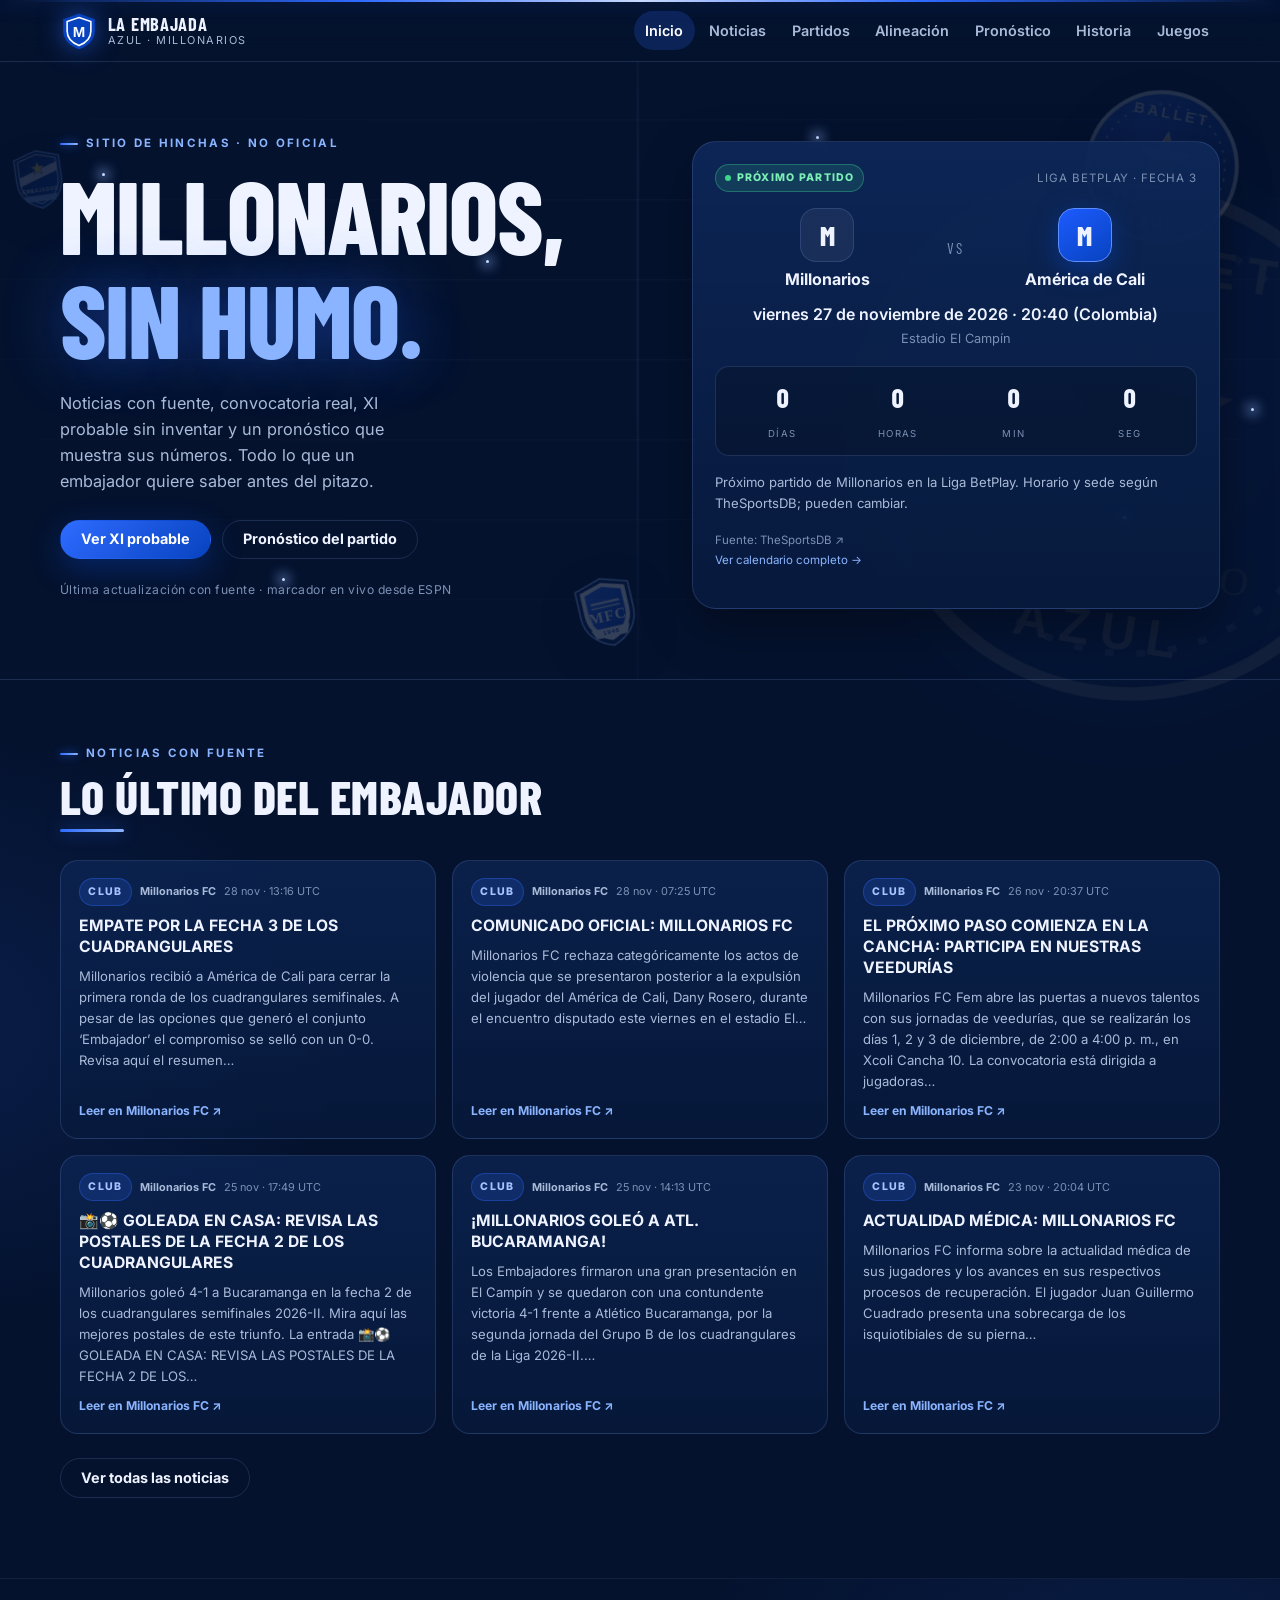
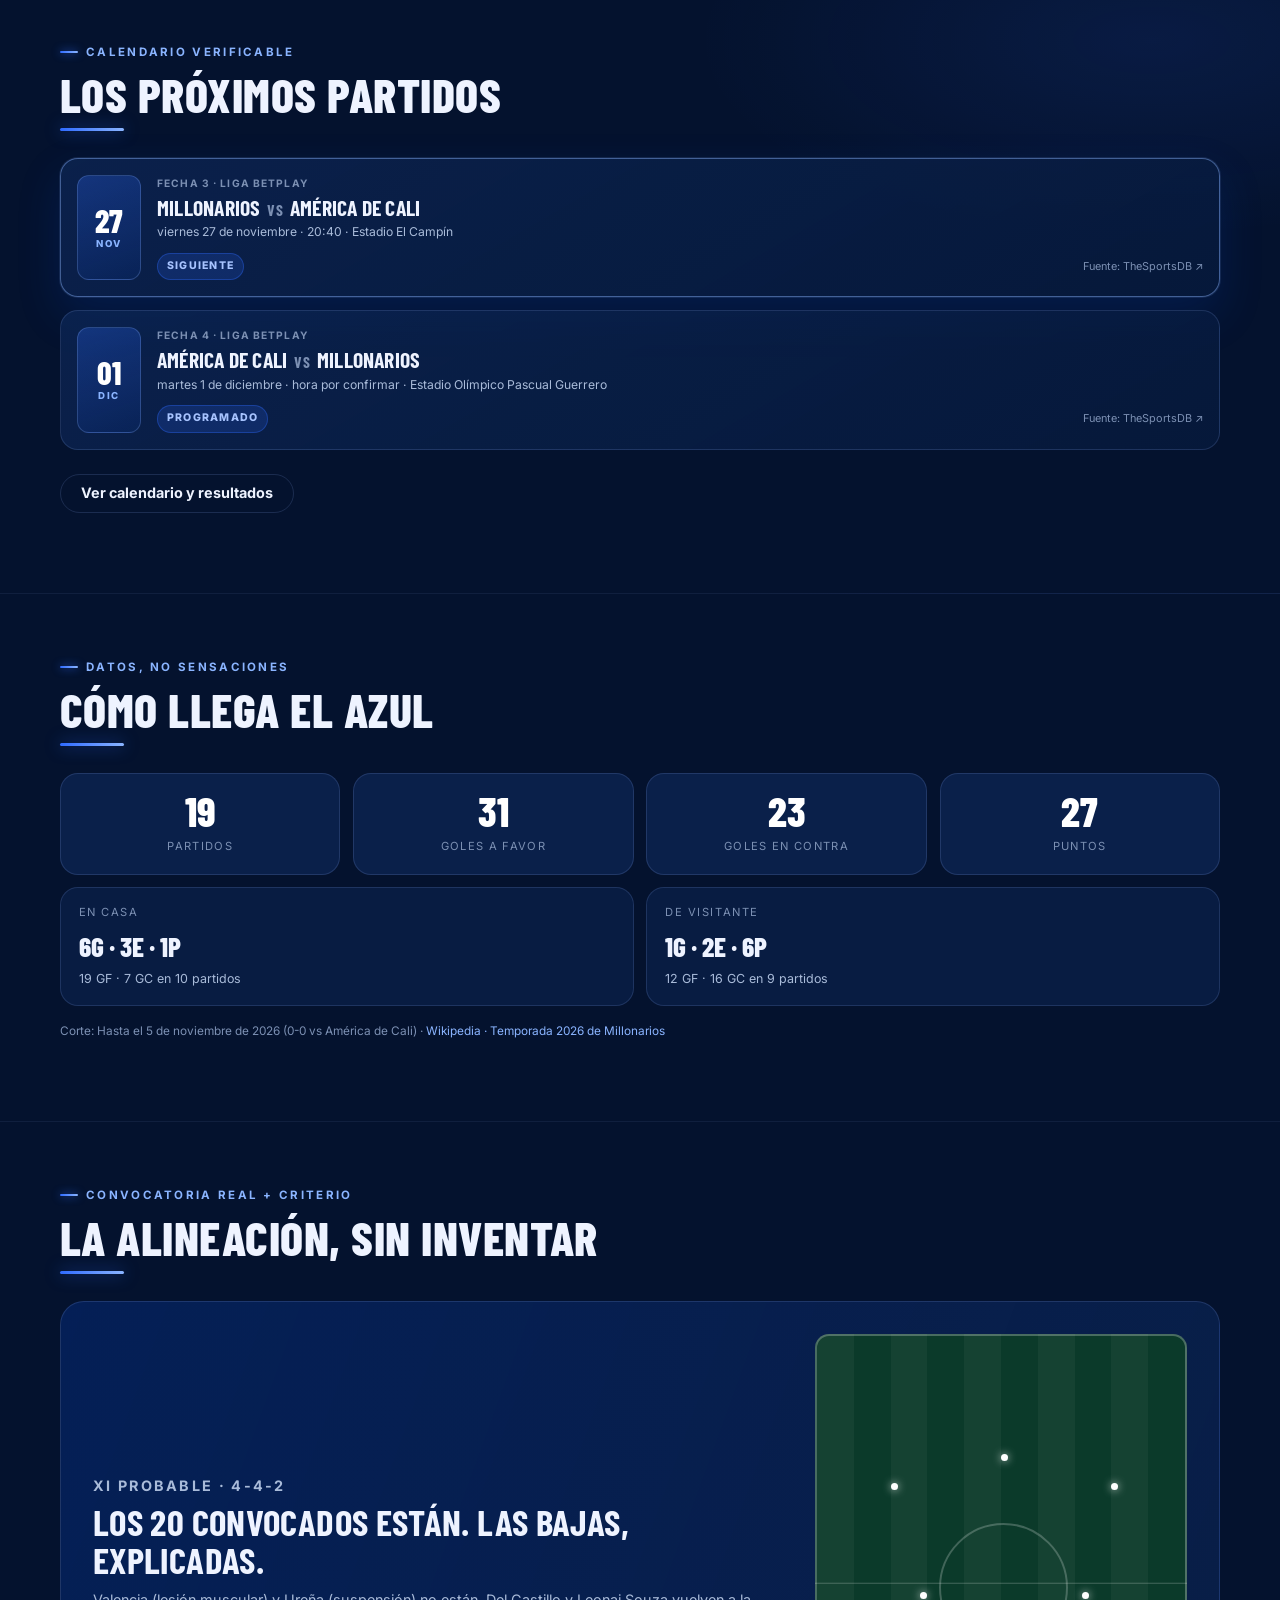
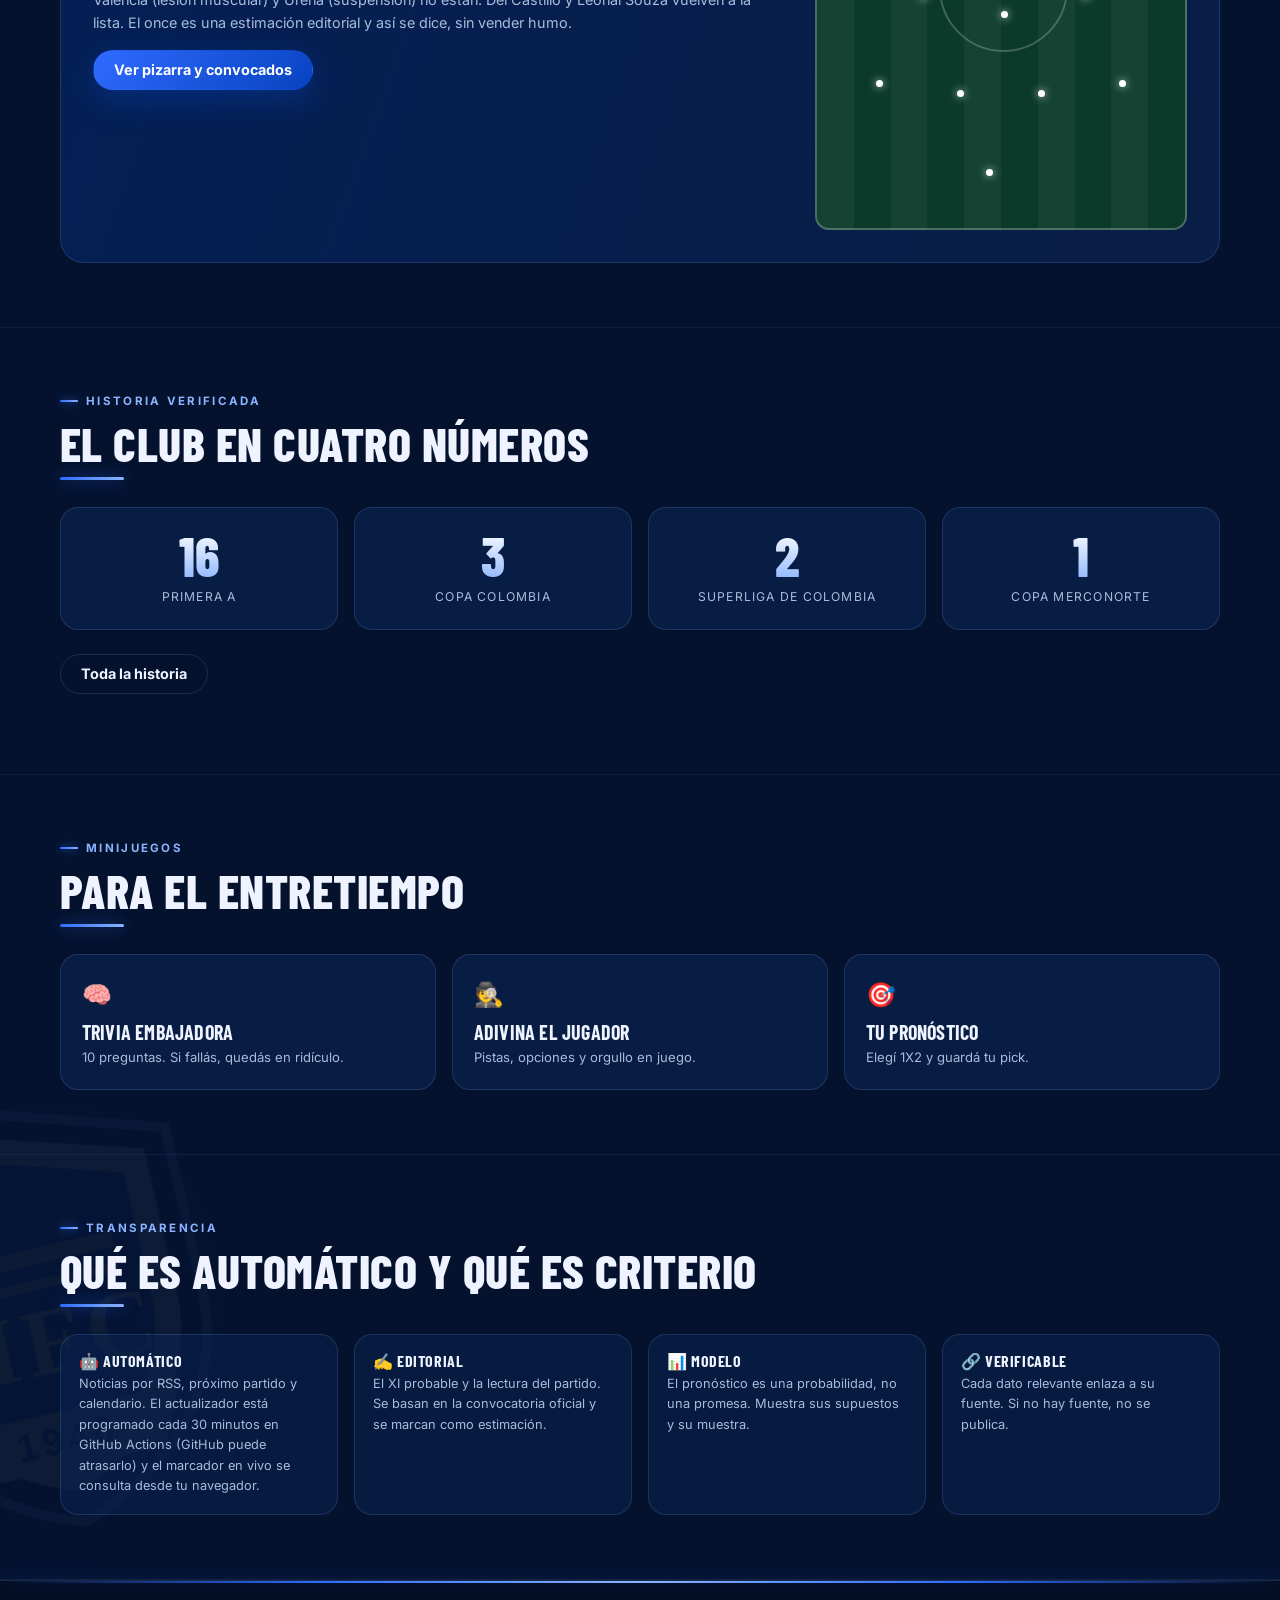
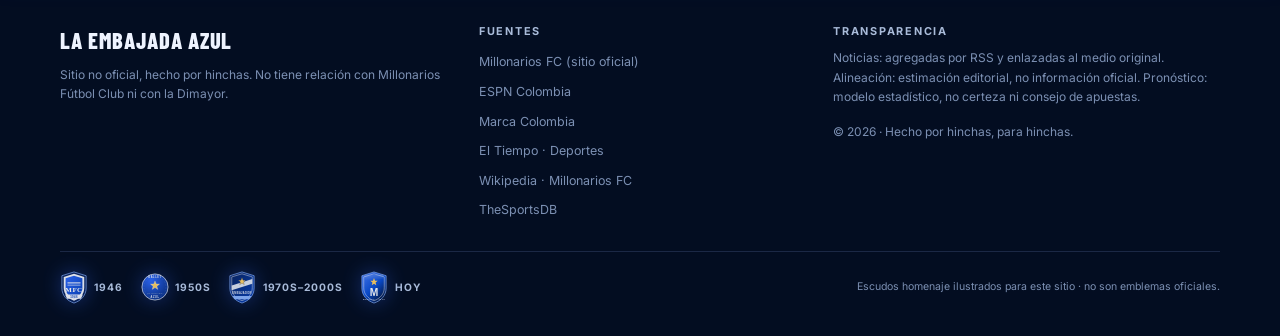
<file: index.html>
<!doctype html>
<html lang="es">
<head>
<meta charset="utf-8">
<meta name="viewport" content="width=device-width, initial-scale=1">
<title>La Embajada Azul · Millonarios sin humo</title>
<meta name="description" content="Noticias, convocatoria, XI probable, pronóstico honesto, historia y minijuegos de Millonarios Fútbol Club. Sitio de hinchas, no oficial.">
<meta name="theme-color" content="#04122e">
<meta property="og:type" content="website">
<meta property="og:site_name" content="La Embajada Azul">
<meta property="og:title" content="La Embajada Azul · Millonarios sin humo">
<meta property="og:description" content="Noticias, convocatoria, XI probable, pronóstico honesto, historia y minijuegos de Millonarios Fútbol Club. Sitio de hinchas, no oficial.">
<meta name="twitter:card" content="summary_large_image">
<link rel="icon" href="static/favicon.svg" type="image/svg+xml">
<link rel="preconnect" href="https://fonts.googleapis.com">
<link rel="preconnect" href="https://fonts.gstatic.com" crossorigin>
<link href="https://fonts.googleapis.com/css2?family=Barlow+Condensed:wght@600;700;800&family=Inter:wght@400;500;600;700&display=swap" rel="stylesheet">
<link rel="stylesheet" href="static/styles.css?v=c7be3090">

</head>
<body class="">
<a class="skip" href="#contenido">Saltar al contenido</a>
<header class="cabecera">
  <div class="contenedor cabecera__fila">
    
    <a class="marca" href="index.html" aria-label="La Embajada Azul, inicio">
      <span class="marca__escudo" aria-hidden="true">
        <svg viewBox="0 0 48 48" role="img">
          <path d="M24 2 44 9v15c0 11-8.4 19.2-20 23C12.4 43.2 4 35 4 24V9Z" fill="#0743bf"/>
          <path d="M24 7 39 12v12c0 8.6-6.4 15-15 18.4C15.4 39 9 32.6 9 24V12Z" fill="none" stroke="#fff" stroke-width="2"/>
          <text x="24" y="31" text-anchor="middle" font-family="Arial Black, Arial, sans-serif" font-size="19" font-weight="900" fill="#fff">M</text>
        </svg>
      </span>
      <span class="marca__texto"><strong>La Embajada</strong><small>Azul · Millonarios</small></span>
    </a>
    <button class="nav__boton" type="button" aria-expanded="false" aria-controls="menu-principal">
      <span></span><span></span><span></span><span class="sr-only">Abrir menú</span>
    </button>
    <nav class="nav" id="menu-principal" aria-label="Principal"><a class="nav__link is-active" href="index.html" aria-current="page">Inicio</a><a class="nav__link" href="noticias.html">Noticias</a><a class="nav__link" href="partidos.html">Partidos</a><a class="nav__link" href="alineacion.html">Alineación</a><a class="nav__link" href="pronostico.html">Pronóstico</a><a class="nav__link" href="historia.html">Historia</a><a class="nav__link" href="juegos.html">Juegos</a></nav>
  </div>
</header>
<main id="contenido">
  <div class="fondo-escudo" aria-hidden="true"><img src="static/escudos/ballet.svg" alt="" loading="lazy"></div>
  <div class="fondo-escudo fondo-escudo--dos" aria-hidden="true"><img src="static/escudos/1946.svg" alt="" loading="lazy"></div>

    <section class="heroe">
      <div class="heroe__lineas" aria-hidden="true"></div>
      <div class="heroe__escudos" aria-hidden="true">
        <img class="heroe__escudo heroe__escudo--a" src="static/escudos/ballet.svg" alt="">
        <img class="heroe__escudo heroe__escudo--b" src="static/escudos/1946.svg" alt="">
        <img class="heroe__escudo heroe__escudo--c" src="static/escudos/embajador.svg" alt="">
      </div>
      <div class="heroe__destellos" aria-hidden="true">
        <span></span><span></span><span></span><span></span><span></span><span></span>
      </div>
      <div class="contenedor heroe__grid">
        <div class="heroe__texto">
          <p class="eyebrow">Sitio de hinchas · no oficial</p>
          <h1 class="heroe__titulo">Millonarios,<br><span>sin humo.</span></h1>
          <p class="heroe__bajada">Noticias con fuente, convocatoria real, XI probable sin inventar y un pronóstico que muestra sus números. Todo lo que un embajador quiere saber antes del pitazo.</p>
          <div class="heroe__acciones">
            <a class="boton boton--primario" href="alineacion.html">Ver XI probable</a>
            <a class="boton boton--fantasma" href="pronostico.html">Pronóstico del partido</a>
          </div>
          <p class="heroe__nota">Última actualización con fuente · marcador en vivo desde ESPN</p>
        </div>
        <aside class="partido" aria-labelledby="titulo-partido">
          <div class="partido__cabecera">
            <span class="chip chip--vivo" data-partido-chip>Próximo partido</span>
            <span class="partido__jornada">Liga BetPlay · Fecha 3</span>
          </div>
          <h2 class="sr-only" id="titulo-partido">Próximo partido de Millonarios</h2>
          <div class="partido__equipos">
            <div class="partido__equipo"><span class="partido__inicial">M</span><span>Millonarios</span></div>
            <span class="partido__vs">vs</span>
            <div class="partido__equipo partido__equipo--millos"><span class="partido__inicial">M</span><span>América de Cali</span></div>
          </div>
          <p class="partido__fecha">viernes 27 de noviembre de 2026 · 20:40 (Colombia)</p>
          <p class="partido__estadio">Estadio El Campín</p>
          <div class="cuenta" data-cuenta="2026-11-27T20:40:00-05:00" aria-live="polite">
            <div><strong data-cuenta-dias>--</strong><span>días</span></div>
            <div><strong data-cuenta-horas>--</strong><span>horas</span></div>
            <div><strong data-cuenta-min>--</strong><span>min</span></div>
            <div><strong data-cuenta-seg>--</strong><span>seg</span></div>
          </div>
          
        <div class="envivo envivo--hero" data-en-vivo data-evento="401936054"
             data-local="Millonarios" data-visitante="América de Cali"
             data-local-es-home="true" data-cuando="viernes 27 de noviembre · 20:40 (Colombia)" data-solo-vivo="true" hidden>
          <div class="envivo__top">
            <span class="envivo__chip" data-envivo-chip>Programado</span>
            <span class="envivo__reloj" data-envivo-reloj></span>
          </div>
          <div class="envivo__marcador">
            <span class="envivo__equipo">Millonarios</span>
            <strong class="envivo__goles" data-envivo-local>–</strong>
            <span class="envivo__sep">:</span>
            <strong class="envivo__goles" data-envivo-visitante>–</strong>
            <span class="envivo__equipo">América de Cali</span>
          </div>
          <p class="envivo__estado" data-envivo-estado>viernes 27 de noviembre · 20:40 (Colombia)</p>
          <p class="envivo__nota">Marcador: ESPN · se actualiza cada 30 s</p>
        </div>
          <p class="partido__contexto">Próximo partido de Millonarios en la Liga BetPlay. Horario y sede según TheSportsDB; pueden cambiar.</p>
          <a class="partido__fuente" href="https://www.thesportsdb.com/event/2630935" target="_blank" rel="noopener">Fuente: TheSportsDB ↗</a>
          <p class="partido__fuente"><a href="partidos.html">Ver calendario completo →</a></p>
        </aside>
      </div>
    </section>
    <section class="seccion ">
      <div class="contenedor">
        <div class="seccion__cabecera">
          <p class="eyebrow">Noticias con fuente</p>
          <h2 class="seccion__titulo">Lo último del Embajador</h2>
        </div>
        <div class="noticias-grid">
    <article class="noticia" data-fuente="Club" data-medio="Millonarios FC" data-texto="empate por la fecha 3 de los cuadrangulares millonarios recibió a américa de cali para cerrar la primera ronda de los cuadrangulares semifinales. a pesar de las opciones que generó el conjunto ‘embajador’ el compromiso se selló con un 0-0. revisa aquí el resumen…">
      <div class="noticia__meta">
        <span class="chip chip--club">Club</span>
        <span class="noticia__fuente">Millonarios FC</span>
        <time datetime="2026-11-28T13:16:00+00:00">28 nov · 13:16 UTC</time>
      </div>
      <h3 class="noticia__titulo"><a href="https://millonarios.com.co/empate-por-la-fecha-3-de-los-cuadrangulares/" target="_blank" rel="noopener">EMPATE POR LA FECHA 3 DE LOS CUADRANGULARES</a></h3>
      <p class="noticia__resumen">Millonarios recibió a América de Cali para cerrar la primera ronda de los cuadrangulares semifinales. A pesar de las opciones que generó el conjunto ‘Embajador’ el compromiso se selló con un 0-0. Revisa aquí el resumen…</p>
      <a class="noticia__enlace" href="https://millonarios.com.co/empate-por-la-fecha-3-de-los-cuadrangulares/" target="_blank" rel="noopener">Leer en Millonarios FC <span aria-hidden="true">↗</span></a>
    </article>
    <article class="noticia" data-fuente="Club" data-medio="Millonarios FC" data-texto="comunicado oficial: millonarios fc millonarios fc rechaza categóricamente los actos de violencia que se presentaron posterior a la expulsión del jugador del américa de cali, dany rosero, durante el encuentro disputado este viernes en el estadio el…">
      <div class="noticia__meta">
        <span class="chip chip--club">Club</span>
        <span class="noticia__fuente">Millonarios FC</span>
        <time datetime="2026-11-28T07:25:00+00:00">28 nov · 07:25 UTC</time>
      </div>
      <h3 class="noticia__titulo"><a href="https://millonarios.com.co/comunicado-oficial-millonarios-fc-2/" target="_blank" rel="noopener">COMUNICADO OFICIAL: MILLONARIOS FC</a></h3>
      <p class="noticia__resumen">Millonarios FC rechaza categóricamente los actos de violencia que se presentaron posterior a la expulsión del jugador del América de Cali, Dany Rosero, durante el encuentro disputado este viernes en el estadio El…</p>
      <a class="noticia__enlace" href="https://millonarios.com.co/comunicado-oficial-millonarios-fc-2/" target="_blank" rel="noopener">Leer en Millonarios FC <span aria-hidden="true">↗</span></a>
    </article>
    <article class="noticia" data-fuente="Club" data-medio="Millonarios FC" data-texto="el próximo paso comienza en la cancha: participa en nuestras veedurías millonarios fc fem abre las puertas a nuevos talentos con sus jornadas de veedurías, que se realizarán los días 1, 2 y 3 de diciembre, de 2:00 a 4:00 p. m., en xcoli cancha 10. la convocatoria está dirigida a jugadoras…">
      <div class="noticia__meta">
        <span class="chip chip--club">Club</span>
        <span class="noticia__fuente">Millonarios FC</span>
        <time datetime="2026-11-26T20:37:38+00:00">26 nov · 20:37 UTC</time>
      </div>
      <h3 class="noticia__titulo"><a href="https://millonarios.com.co/el-proximo-paso-comienza-en-la-cancha-participa-en-nuestras-veedurias/" target="_blank" rel="noopener">EL PRÓXIMO PASO COMIENZA EN LA CANCHA: PARTICIPA EN NUESTRAS VEEDURÍAS</a></h3>
      <p class="noticia__resumen">Millonarios FC Fem abre las puertas a nuevos talentos con sus jornadas de veedurías, que se realizarán los días 1, 2 y 3 de diciembre, de 2:00 a 4:00 p. m., en Xcoli Cancha 10. La convocatoria está dirigida a jugadoras…</p>
      <a class="noticia__enlace" href="https://millonarios.com.co/el-proximo-paso-comienza-en-la-cancha-participa-en-nuestras-veedurias/" target="_blank" rel="noopener">Leer en Millonarios FC <span aria-hidden="true">↗</span></a>
    </article>
    <article class="noticia" data-fuente="Club" data-medio="Millonarios FC" data-texto="📸⚽ goleada en casa: revisa las postales de la fecha 2 de los cuadrangulares millonarios goleó 4-1 a bucaramanga en la fecha 2 de los cuadrangulares semifinales 2026-ii. mira aquí las mejores postales de este triunfo. la entrada 📸⚽ goleada en casa: revisa las postales de la fecha 2 de los…">
      <div class="noticia__meta">
        <span class="chip chip--club">Club</span>
        <span class="noticia__fuente">Millonarios FC</span>
        <time datetime="2026-11-25T17:49:40+00:00">25 nov · 17:49 UTC</time>
      </div>
      <h3 class="noticia__titulo"><a href="https://millonarios.com.co/goleada-en-casa-revisa-las-postales-de-la-fecha-2-de-los-cuadrangulares/" target="_blank" rel="noopener">📸⚽ GOLEADA EN CASA: REVISA LAS POSTALES DE LA FECHA 2 DE LOS CUADRANGULARES</a></h3>
      <p class="noticia__resumen">Millonarios goleó 4-1 a Bucaramanga en la fecha 2 de los cuadrangulares semifinales 2026-II. Mira aquí las mejores postales de este triunfo. La entrada 📸⚽ GOLEADA EN CASA: REVISA LAS POSTALES DE LA FECHA 2 DE LOS…</p>
      <a class="noticia__enlace" href="https://millonarios.com.co/goleada-en-casa-revisa-las-postales-de-la-fecha-2-de-los-cuadrangulares/" target="_blank" rel="noopener">Leer en Millonarios FC <span aria-hidden="true">↗</span></a>
    </article>
    <article class="noticia" data-fuente="Club" data-medio="Millonarios FC" data-texto="¡millonarios goleó a atl. bucaramanga! los embajadores firmaron una gran presentación en el campín y se quedaron con una contundente victoria 4-1 frente a atlético bucaramanga, por la segunda jornada del grupo b de los cuadrangulares de la liga 2026-ii.…">
      <div class="noticia__meta">
        <span class="chip chip--club">Club</span>
        <span class="noticia__fuente">Millonarios FC</span>
        <time datetime="2026-11-25T14:13:53+00:00">25 nov · 14:13 UTC</time>
      </div>
      <h3 class="noticia__titulo"><a href="https://millonarios.com.co/millonarios-goleo-a-atl-bucaramanga/" target="_blank" rel="noopener">¡MILLONARIOS GOLEÓ A ATL. BUCARAMANGA!</a></h3>
      <p class="noticia__resumen">Los Embajadores firmaron una gran presentación en El Campín y se quedaron con una contundente victoria 4-1 frente a Atlético Bucaramanga, por la segunda jornada del Grupo B de los cuadrangulares de la Liga 2026-II.…</p>
      <a class="noticia__enlace" href="https://millonarios.com.co/millonarios-goleo-a-atl-bucaramanga/" target="_blank" rel="noopener">Leer en Millonarios FC <span aria-hidden="true">↗</span></a>
    </article>
    <article class="noticia" data-fuente="Club" data-medio="Millonarios FC" data-texto="actualidad médica: millonarios fc millonarios fc informa sobre la actualidad médica de sus jugadores y los avances en sus respectivos procesos de recuperación. el jugador juan guillermo cuadrado presenta una sobrecarga de los isquiotibiales de su pierna…">
      <div class="noticia__meta">
        <span class="chip chip--club">Club</span>
        <span class="noticia__fuente">Millonarios FC</span>
        <time datetime="2026-11-23T20:04:06+00:00">23 nov · 20:04 UTC</time>
      </div>
      <h3 class="noticia__titulo"><a href="https://millonarios.com.co/actualidad-medica-millonarios-fc-3/" target="_blank" rel="noopener">ACTUALIDAD MÉDICA: MILLONARIOS FC</a></h3>
      <p class="noticia__resumen">Millonarios FC informa sobre la actualidad médica de sus jugadores y los avances en sus respectivos procesos de recuperación. El jugador Juan Guillermo Cuadrado presenta una sobrecarga de los isquiotibiales de su pierna…</p>
      <a class="noticia__enlace" href="https://millonarios.com.co/actualidad-medica-millonarios-fc-3/" target="_blank" rel="noopener">Leer en Millonarios FC <span aria-hidden="true">↗</span></a>
    </article></div><p class="seccion__pie"><a class="boton boton--fantasma" href="noticias.html">Ver todas las noticias</a></p>
      </div>
    </section>
    <section class="seccion seccion--partidos">
      <div class="contenedor">
        <div class="seccion__cabecera">
          <p class="eyebrow">Calendario verificable</p>
          <h2 class="seccion__titulo">Los próximos partidos</h2>
        </div>
        <div class="calendario-grid">
      <article class="partido-card partido-card--siguiente">
        <div class="partido-card__fecha"><span>27</span><small>NOV</small></div>
        <div class="partido-card__cuerpo">
          <p class="partido-card__meta">Fecha 3 · Liga BetPlay</p>
          <h3 class="partido-card__equipos">Millonarios <span>vs</span> América de Cali</h3>
          <p class="partido-card__detalle">viernes 27 de noviembre · 20:40 · Estadio El Campín</p>
          <div class="partido-card__pie">
            <span class="chip chip--club">Siguiente</span>
            <a href="https://www.thesportsdb.com/event/2630935" target="_blank" rel="noopener">Fuente: TheSportsDB ↗</a>
          </div>
        </div>
      </article>
      <article class="partido-card">
        <div class="partido-card__fecha"><span>01</span><small>DIC</small></div>
        <div class="partido-card__cuerpo">
          <p class="partido-card__meta">Fecha 4 · Liga BetPlay</p>
          <h3 class="partido-card__equipos">América de Cali <span>vs</span> Millonarios</h3>
          <p class="partido-card__detalle">martes 1 de diciembre · hora por confirmar · Estadio Olímpico Pascual Guerrero</p>
          <div class="partido-card__pie">
            <span class="chip chip--club">Programado</span>
            <a href="https://www.thesportsdb.com/event/2630939" target="_blank" rel="noopener">Fuente: TheSportsDB ↗</a>
          </div>
        </div>
      </article></div><p class="seccion__pie"><a class="boton boton--fantasma" href="partidos.html">Ver calendario y resultados</a></p>
      </div>
    </section>
    <section class="seccion ">
      <div class="contenedor">
        <div class="seccion__cabecera">
          <p class="eyebrow">Datos, no sensaciones</p>
          <h2 class="seccion__titulo">Cómo llega el azul</h2>
        </div>
        
    <div class="formas">
      <div class="forma__bloque"><span class="forma__dato">19</span><span>partidos</span></div>
      <div class="forma__bloque"><span class="forma__dato">31</span><span>goles a favor</span></div>
      <div class="forma__bloque"><span class="forma__dato">23</span><span>goles en contra</span></div>
      <div class="forma__bloque"><span class="forma__dato">27</span><span>puntos</span></div>
    </div>
    <div class="formas__split">
      <div class="forma__casa">
        <p class="forma__titulo">En casa</p>
        <p class="forma__linea">6G · 3E · 1P</p>
        <p class="forma__detalle">19 GF · 7 GC en 10 partidos</p>
      </div>
      <div class="forma__fuera">
        <p class="forma__titulo">De visitante</p>
        <p class="forma__linea">1G · 2E · 6P</p>
        <p class="forma__detalle">12 GF · 16 GC en 9 partidos</p>
      </div>
    </div>
    <p class="fuente-inline">Corte: Hasta el 5 de noviembre de 2026 (0-0 vs América de Cali) · <a href="https://es.wikipedia.org/wiki/Anexo:Temporada_2026_de_Millonarios_F%C3%BAtbol_Club" target="_blank" rel="noopener">Wikipedia · Temporada 2026 de Millonarios</a></p>
      </div>
    </section>
    <section class="seccion ">
      <div class="contenedor">
        <div class="seccion__cabecera">
          <p class="eyebrow">Convocatoria real + criterio</p>
          <h2 class="seccion__titulo">La alineación, sin inventar</h2>
        </div>
        <div class="destacado">
          <div class="destacado__texto">
            <p class="destacado__etiqueta">XI probable · 4-4-2</p>
            <h3>Los 20 convocados están. Las bajas, explicadas.</h3>
            <p>Valencia (lesión muscular) y Ureña (suspensión) no están. Del Castillo y Leonai Souza vuelven a la lista. El once es una estimación editorial y así se dice, sin vender humo.</p>
            <a class="boton boton--primario" href="alineacion.html">Ver pizarra y convocados</a>
          </div>
          <div class="destacado__mini"><div class="mini-pitch" aria-hidden="true">
            <span></span><span></span><span></span><span></span><span></span><span></span><span></span><span></span><span></span><span></span><span></span>
          </div></div>
        </div>
      </div>
    </section>
    <section class="seccion ">
      <div class="contenedor">
        <div class="seccion__cabecera">
          <p class="eyebrow">Historia verificada</p>
          <h2 class="seccion__titulo">El club en cuatro números</h2>
        </div>
        <div class="logros"><div class="logro"><span class="logro__num">16</span><span class="logro__titulo">Primera A</span></div><div class="logro"><span class="logro__num">3</span><span class="logro__titulo">Copa Colombia</span></div><div class="logro"><span class="logro__num">2</span><span class="logro__titulo">Superliga de Colombia</span></div><div class="logro"><span class="logro__num">1</span><span class="logro__titulo">Copa Merconorte</span></div></div><p class="seccion__pie"><a class="boton boton--fantasma" href="historia.html">Toda la historia</a></p>
      </div>
    </section>
    <section class="seccion ">
      <div class="contenedor">
        <div class="seccion__cabecera">
          <p class="eyebrow">Minijuegos</p>
          <h2 class="seccion__titulo">Para el entretiempo</h2>
        </div>
        <div class="juegos-teaser">
          <a class="juego-card" href="juegos.html#trivia"><span class="juego-card__icono">🧠</span><h3>Trivia embajadora</h3><p>10 preguntas. Si fallás, quedás en ridículo.</p></a>
          <a class="juego-card" href="juegos.html#adivina"><span class="juego-card__icono">🕵️</span><h3>Adivina el jugador</h3><p>Pistas, opciones y orgullo en juego.</p></a>
          <a class="juego-card" href="juegos.html#pick"><span class="juego-card__icono">🎯</span><h3>Tu pronóstico</h3><p>Elegí 1X2 y guardá tu pick.</p></a>
        </div>
      </div>
    </section>
    <section class="seccion ">
      <div class="contenedor">
        <div class="seccion__cabecera">
          <p class="eyebrow">Transparencia</p>
          <h2 class="seccion__titulo">Qué es automático y qué es criterio</h2>
        </div>
        <div class="transparencia">
          <div><h3>🤖 Automático</h3><p>Noticias por RSS, próximo partido y calendario. El actualizador está programado cada 30 minutos en GitHub Actions (GitHub puede atrasarlo) y el marcador en vivo se consulta desde tu navegador.</p></div>
          <div><h3>✍️ Editorial</h3><p>El XI probable y la lectura del partido. Se basan en la convocatoria oficial y se marcan como estimación.</p></div>
          <div><h3>📊 Modelo</h3><p>El pronóstico es una probabilidad, no una promesa. Muestra sus supuestos y su muestra.</p></div>
          <div><h3>🔗 Verificable</h3><p>Cada dato relevante enlaza a su fuente. Si no hay fuente, no se publica.</p></div>
        </div>
      </div>
    </section>
</main>
<footer class="pie">
  <div class="contenedor pie__grid">
    <div>
      <p class="pie__marca">La Embajada Azul</p>
      <p class="pie__aviso">Sitio no oficial, hecho por hinchas. No tiene relación con Millonarios Fútbol Club ni con la Dimayor.</p>
    </div>
    <div>
      <p class="pie__titulo">Fuentes</p>
      <ul class="pie__lista"><li><a href="https://millonarios.com.co/" target="_blank" rel="noopener">Millonarios FC (sitio oficial)</a></li><li><a href="https://www.espn.com.co/futbol/colombia/" target="_blank" rel="noopener">ESPN Colombia</a></li><li><a href="https://www.marca.com/co/" target="_blank" rel="noopener">Marca Colombia</a></li><li><a href="https://www.eltiempo.com/deportes" target="_blank" rel="noopener">El Tiempo · Deportes</a></li><li><a href="https://es.wikipedia.org/wiki/Millonarios_F%C3%BAtbol_Club" target="_blank" rel="noopener">Wikipedia · Millonarios FC</a></li><li><a href="https://www.thesportsdb.com/" target="_blank" rel="noopener">TheSportsDB</a></li></ul>
    </div>
    <div>
      <p class="pie__titulo">Transparencia</p>
      <p class="pie__texto">Noticias: agregadas por RSS y enlazadas al medio original. Alineación: estimación editorial, no información oficial. Pronóstico: modelo estadístico, no certeza ni consejo de apuestas.</p>
      <p class="pie__texto">© 2026 · Hecho por hinchas, para hinchas.</p>
    </div>
  </div>
  <div class="contenedor pie__franja">
    <div class="pie__escudos" aria-label="Escudos homenaje del club"><span class="pie__escudo"><img src="static/escudos/1946.svg" alt="" loading="lazy"><b>1946</b></span><span class="pie__escudo"><img src="static/escudos/ballet.svg" alt="" loading="lazy"><b>1950s</b></span><span class="pie__escudo"><img src="static/escudos/embajador.svg" alt="" loading="lazy"><b>1970s–2000s</b></span><span class="pie__escudo"><img src="static/escudos/actual.svg" alt="" loading="lazy"><b>Hoy</b></span></div>
    <p class="pie__nota-escudos">Escudos homenaje ilustrados para este sitio · no son emblemas oficiales.</p>
  </div>
</footer>
<script src="static/app.js?v=8f730b6c" defer></script>
<script src="static/envivo.js?v=9899f751" defer></script>
</body>
</html>
</file>
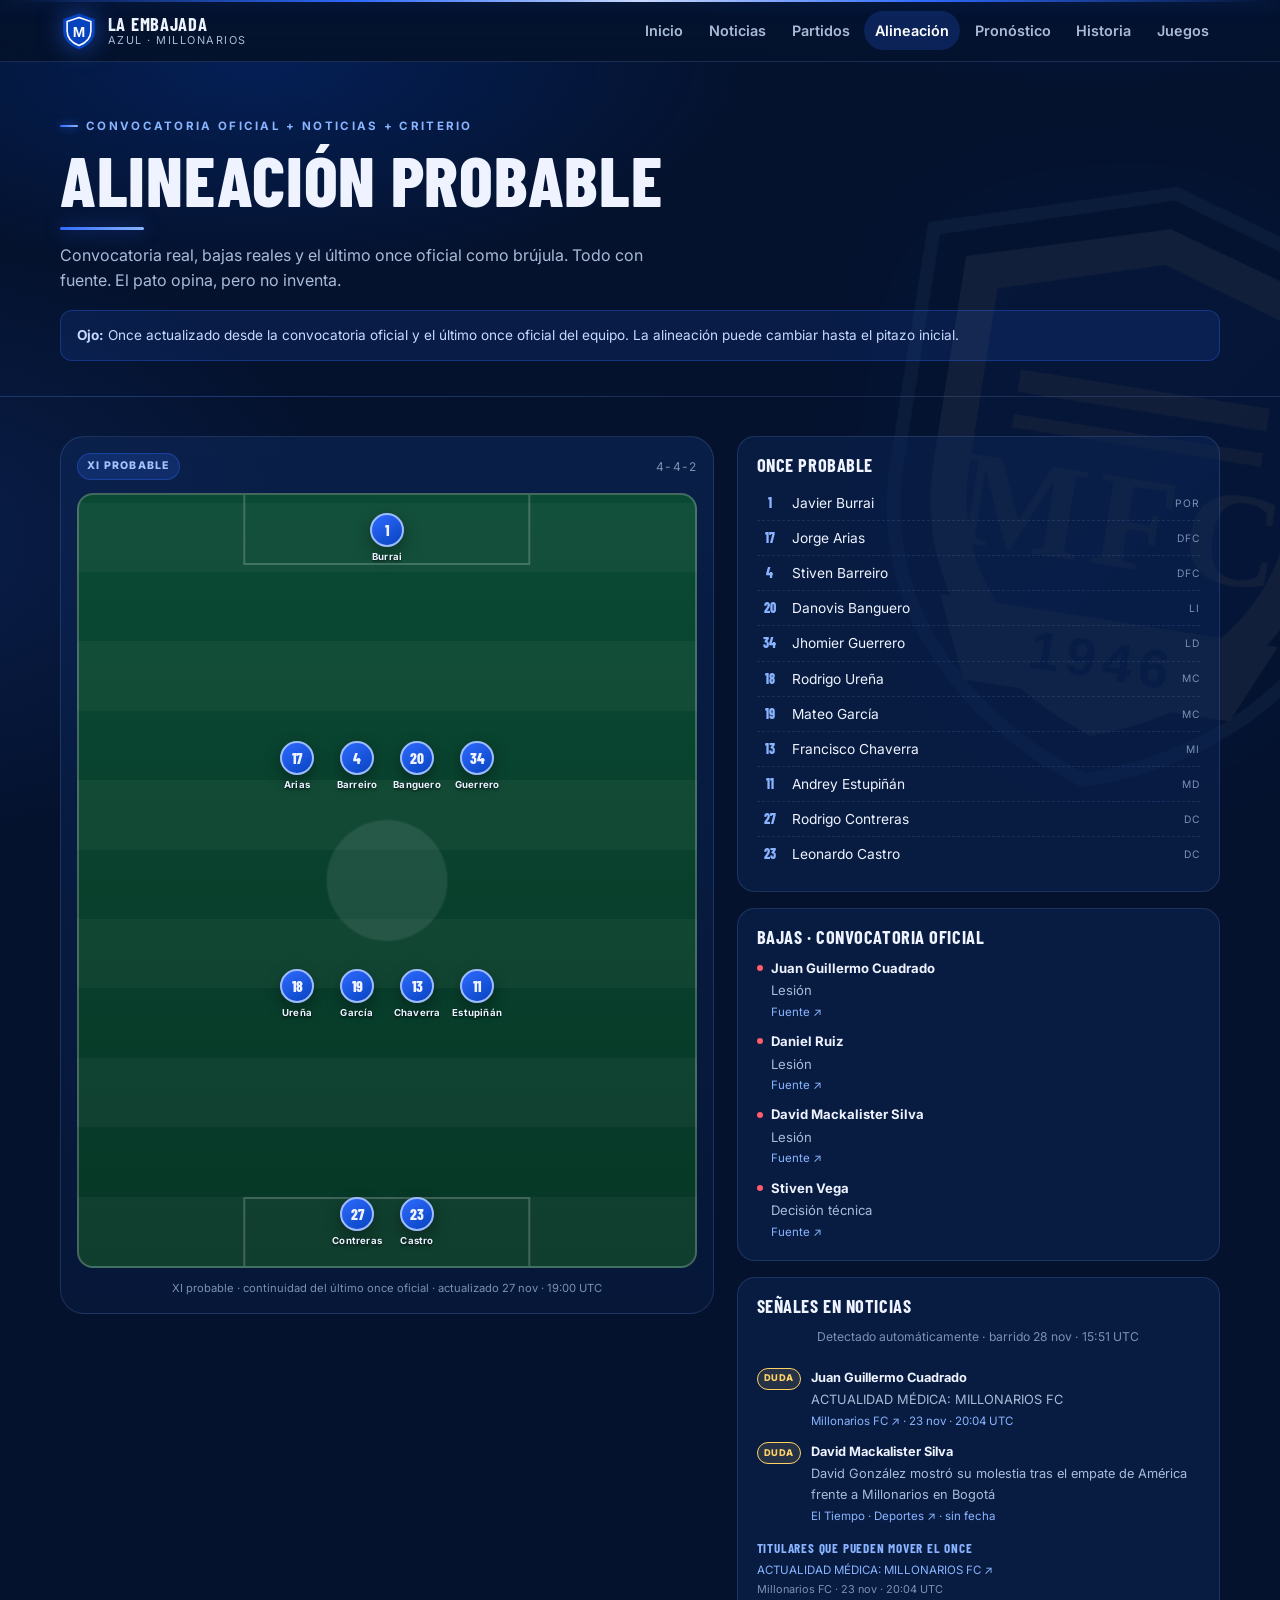
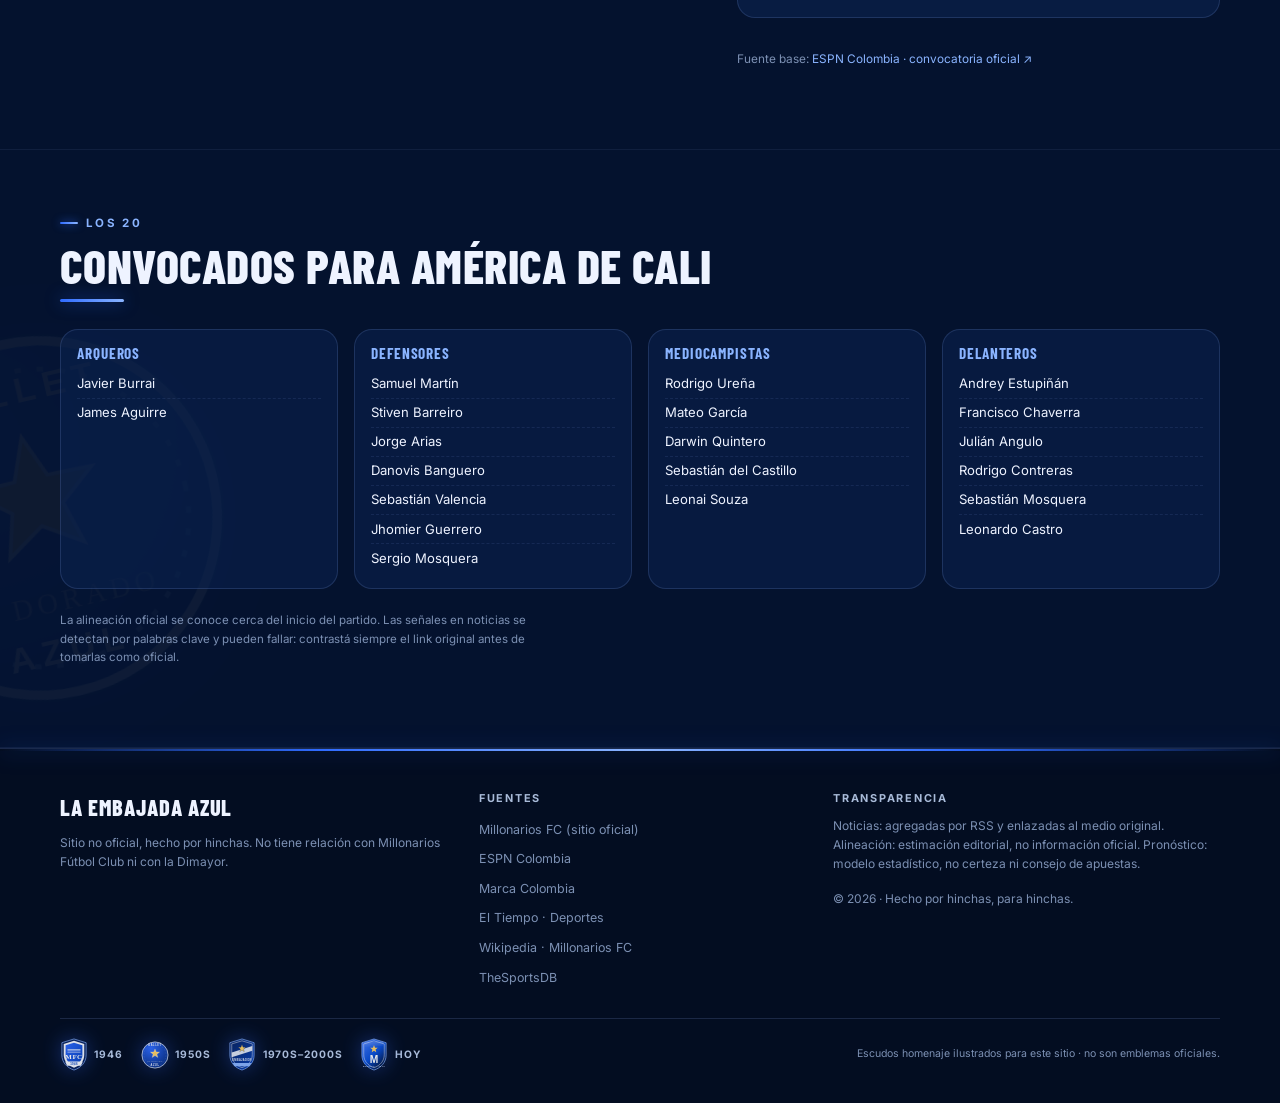
<file: alineacion.html>
<!doctype html>
<html lang="es">
<head>
<meta charset="utf-8">
<meta name="viewport" content="width=device-width, initial-scale=1">
<title>Alineación probable · La Embajada Azul</title>
<meta name="description" content="XI probable de Millonarios con convocatoria oficial, bajas, dudas y señales de noticias.">
<meta name="theme-color" content="#04122e">
<meta property="og:type" content="website">
<meta property="og:site_name" content="La Embajada Azul">
<meta property="og:title" content="Alineación probable · La Embajada Azul">
<meta property="og:description" content="XI probable de Millonarios con convocatoria oficial, bajas, dudas y señales de noticias.">
<meta name="twitter:card" content="summary_large_image">
<link rel="icon" href="static/favicon.svg" type="image/svg+xml">
<link rel="preconnect" href="https://fonts.googleapis.com">
<link rel="preconnect" href="https://fonts.gstatic.com" crossorigin>
<link href="https://fonts.googleapis.com/css2?family=Barlow+Condensed:wght@600;700;800&family=Inter:wght@400;500;600;700&display=swap" rel="stylesheet">
<link rel="stylesheet" href="static/styles.css?v=c7be3090">

</head>
<body class="">
<a class="skip" href="#contenido">Saltar al contenido</a>
<header class="cabecera">
  <div class="contenedor cabecera__fila">
    
    <a class="marca" href="index.html" aria-label="La Embajada Azul, inicio">
      <span class="marca__escudo" aria-hidden="true">
        <svg viewBox="0 0 48 48" role="img">
          <path d="M24 2 44 9v15c0 11-8.4 19.2-20 23C12.4 43.2 4 35 4 24V9Z" fill="#0743bf"/>
          <path d="M24 7 39 12v12c0 8.6-6.4 15-15 18.4C15.4 39 9 32.6 9 24V12Z" fill="none" stroke="#fff" stroke-width="2"/>
          <text x="24" y="31" text-anchor="middle" font-family="Arial Black, Arial, sans-serif" font-size="19" font-weight="900" fill="#fff">M</text>
        </svg>
      </span>
      <span class="marca__texto"><strong>La Embajada</strong><small>Azul · Millonarios</small></span>
    </a>
    <button class="nav__boton" type="button" aria-expanded="false" aria-controls="menu-principal">
      <span></span><span></span><span></span><span class="sr-only">Abrir menú</span>
    </button>
    <nav class="nav" id="menu-principal" aria-label="Principal"><a class="nav__link" href="index.html">Inicio</a><a class="nav__link" href="noticias.html">Noticias</a><a class="nav__link" href="partidos.html">Partidos</a><a class="nav__link is-active" href="alineacion.html" aria-current="page">Alineación</a><a class="nav__link" href="pronostico.html">Pronóstico</a><a class="nav__link" href="historia.html">Historia</a><a class="nav__link" href="juegos.html">Juegos</a></nav>
  </div>
</header>
<main id="contenido">
  <div class="fondo-escudo" aria-hidden="true"><img src="static/escudos/1946.svg" alt="" loading="lazy"></div>
  <div class="fondo-escudo fondo-escudo--dos" aria-hidden="true"><img src="static/escudos/ballet.svg" alt="" loading="lazy"></div>

    <section class="cabecera-pagina">
      <div class="contenedor">
        <p class="eyebrow">Convocatoria oficial + noticias + criterio</p>
        <h1>Alineación probable</h1>
        <p class="cabecera-pagina__bajada">Convocatoria real, bajas reales y el último once oficial como brújula. Todo con fuente. El pato opina, pero no inventa.</p>
        <div class="aviso aviso--info"><strong>Ojo:</strong> Once actualizado desde la convocatoria oficial y el último once oficial del equipo. La alineación puede cambiar hasta el pitazo inicial.</div>
      </div>
    </section>
    <section class="seccion seccion--ajustada">
      <div class="contenedor alineacion-grid">
        <div class="pizarra-card">
          <div class="pizarra-card__cabecera"><span class="chip chip--club">XI probable</span><span>4-4-2</span></div>
          <div class="pitch" role="img" aria-label="Pizarra con el once de Millonarios en formación 4-4-2"><div class="pitch__fila pitch__fila--arco"><div class="ficha"><span class="ficha__num">1</span><span class="ficha__nombre">Burrai</span></div></div><div class="pitch__fila"><div class="ficha"><span class="ficha__num">17</span><span class="ficha__nombre">Arias</span></div><div class="ficha"><span class="ficha__num">4</span><span class="ficha__nombre">Barreiro</span></div><div class="ficha"><span class="ficha__num">20</span><span class="ficha__nombre">Banguero</span></div><div class="ficha"><span class="ficha__num">34</span><span class="ficha__nombre">Guerrero</span></div></div><div class="pitch__fila"><div class="ficha"><span class="ficha__num">18</span><span class="ficha__nombre">Ureña</span></div><div class="ficha"><span class="ficha__num">19</span><span class="ficha__nombre">García</span></div><div class="ficha"><span class="ficha__num">13</span><span class="ficha__nombre">Chaverra</span></div><div class="ficha"><span class="ficha__num">11</span><span class="ficha__nombre">Estupiñán</span></div></div><div class="pitch__fila"><div class="ficha"><span class="ficha__num">27</span><span class="ficha__nombre">Contreras</span></div><div class="ficha"><span class="ficha__num">23</span><span class="ficha__nombre">Castro</span></div></div></div>
          <p class="pizarra-card__pie">XI probable · continuidad del último once oficial · actualizado 27 nov · 19:00 UTC</p>
        </div>
        <div class="alineacion-lado">
          <div class="panel">
            <h2>Once probable</h2>
            <ol class="once"><li class=""><span class="once__num">1</span><span class="once__nombre">Javier Burrai</span><span class="once__pos">POR</span></li><li class=""><span class="once__num">17</span><span class="once__nombre">Jorge Arias</span><span class="once__pos">DFC</span></li><li class=""><span class="once__num">4</span><span class="once__nombre">Stiven Barreiro</span><span class="once__pos">DFC</span></li><li class=""><span class="once__num">20</span><span class="once__nombre">Danovis Banguero</span><span class="once__pos">LI</span></li><li class=""><span class="once__num">34</span><span class="once__nombre">Jhomier Guerrero</span><span class="once__pos">LD</span></li><li class=""><span class="once__num">18</span><span class="once__nombre">Rodrigo Ureña</span><span class="once__pos">MC</span></li><li class=""><span class="once__num">19</span><span class="once__nombre">Mateo García</span><span class="once__pos">MC</span></li><li class=""><span class="once__num">13</span><span class="once__nombre">Francisco Chaverra</span><span class="once__pos">MI</span></li><li class=""><span class="once__num">11</span><span class="once__nombre">Andrey Estupiñán</span><span class="once__pos">MD</span></li><li class=""><span class="once__num">27</span><span class="once__nombre">Rodrigo Contreras</span><span class="once__pos">DC</span></li><li class=""><span class="once__num">23</span><span class="once__nombre">Leonardo Castro</span><span class="once__pos">DC</span></li></ol>
          </div>
          <div class="panel panel--bajas">
            <h2>Bajas · convocatoria oficial</h2>
            <ul class="bajas"><li><strong>Juan Guillermo Cuadrado</strong><span>Lesión</span><a href="https://www.espn.com.co/futbol/colombia/nota/_/id/17567812/millonarios-anuncio-sus-20-convocados-vs-america-de-cali" target="_blank" rel="noopener">Fuente ↗</a></li><li><strong>Daniel Ruiz</strong><span>Lesión</span><a href="https://www.espn.com.co/futbol/colombia/nota/_/id/17567812/millonarios-anuncio-sus-20-convocados-vs-america-de-cali" target="_blank" rel="noopener">Fuente ↗</a></li><li><strong>David Mackalister Silva</strong><span>Lesión</span><a href="https://www.espn.com.co/futbol/colombia/nota/_/id/17567812/millonarios-anuncio-sus-20-convocados-vs-america-de-cali" target="_blank" rel="noopener">Fuente ↗</a></li><li><strong>Stiven Vega</strong><span>Decisión técnica</span><a href="https://www.espn.com.co/futbol/colombia/nota/_/id/17567812/millonarios-anuncio-sus-20-convocados-vs-america-de-cali" target="_blank" rel="noopener">Fuente ↗</a></li></ul>
          </div>
          <div class="panel panel--senales">
            <h2>Señales en noticias</h2>
            <p class="panel__sub">Detectado automáticamente · barrido 28 nov · 15:51 UTC</p>
            <ul class="senales"><li><span class="senal__tipo senal__tipo--duda">Duda</span><div><strong>Juan Guillermo Cuadrado</strong><span>ACTUALIDAD MÉDICA: MILLONARIOS FC</span><a href="https://millonarios.com.co/actualidad-medica-millonarios-fc-3/" target="_blank" rel="noopener">Millonarios FC ↗ · 23 nov · 20:04 UTC</a></div></li><li><span class="senal__tipo senal__tipo--duda">Duda</span><div><strong>David Mackalister Silva</strong><span>David González mostró su molestia tras el empate de América frente a Millonarios en Bogotá</span><a href="https://www.eltiempo.com/deportes/futbol-colombiano/david-gonzalez-mostro-su-molestia-tras-el-empate-de-america-frente-a-millonarios-en-bogota-3605157" target="_blank" rel="noopener">El Tiempo · Deportes ↗ · sin fecha</a></div></li></ul>
            <h3>Titulares que pueden mover el once</h3>
            <ul class="senales__titulares"><li><a href="https://millonarios.com.co/actualidad-medica-millonarios-fc-3/" target="_blank" rel="noopener">ACTUALIDAD MÉDICA: MILLONARIOS FC ↗</a><span>Millonarios FC · 23 nov · 20:04 UTC</span></li></ul>
          </div>
          <p class="fuente-inline">Fuente base: <a href="https://www.espn.com.co/futbol/colombia/nota/_/id/17567812/millonarios-anuncio-sus-20-convocados-vs-america-de-cali" target="_blank" rel="noopener">ESPN Colombia · convocatoria oficial ↗</a></p>
        </div>
      </div>
    </section>
    <section class="seccion">
      <div class="contenedor">
        <div class="seccion__cabecera"><p class="eyebrow">Los 20</p><h2 class="seccion__titulo">Convocados para América de Cali</h2></div>
        <div class="convocados"><div class="grupo"><h3>Arqueros</h3><ul><li>Javier Burrai</li><li>James Aguirre</li></ul></div><div class="grupo"><h3>Defensores</h3><ul><li>Samuel Martín</li><li>Stiven Barreiro</li><li>Jorge Arias</li><li>Danovis Banguero</li><li>Sebastián Valencia</li><li>Jhomier Guerrero</li><li>Sergio Mosquera</li></ul></div><div class="grupo"><h3>Mediocampistas</h3><ul><li>Rodrigo Ureña</li><li>Mateo García</li><li>Darwin Quintero</li><li>Sebastián del Castillo</li><li>Leonai Souza</li></ul></div><div class="grupo"><h3>Delanteros</h3><ul><li>Andrey Estupiñán</li><li>Francisco Chaverra</li><li>Julián Angulo</li><li>Rodrigo Contreras</li><li>Sebastián Mosquera</li><li>Leonardo Castro</li></ul></div></div>
        <p class="nota-legal">La alineación oficial se conoce cerca del inicio del partido. Las señales en noticias se detectan por palabras clave y pueden fallar: contrastá siempre el link original antes de tomarlas como oficial.</p>
      </div>
    </section>
</main>
<footer class="pie">
  <div class="contenedor pie__grid">
    <div>
      <p class="pie__marca">La Embajada Azul</p>
      <p class="pie__aviso">Sitio no oficial, hecho por hinchas. No tiene relación con Millonarios Fútbol Club ni con la Dimayor.</p>
    </div>
    <div>
      <p class="pie__titulo">Fuentes</p>
      <ul class="pie__lista"><li><a href="https://millonarios.com.co/" target="_blank" rel="noopener">Millonarios FC (sitio oficial)</a></li><li><a href="https://www.espn.com.co/futbol/colombia/" target="_blank" rel="noopener">ESPN Colombia</a></li><li><a href="https://www.marca.com/co/" target="_blank" rel="noopener">Marca Colombia</a></li><li><a href="https://www.eltiempo.com/deportes" target="_blank" rel="noopener">El Tiempo · Deportes</a></li><li><a href="https://es.wikipedia.org/wiki/Millonarios_F%C3%BAtbol_Club" target="_blank" rel="noopener">Wikipedia · Millonarios FC</a></li><li><a href="https://www.thesportsdb.com/" target="_blank" rel="noopener">TheSportsDB</a></li></ul>
    </div>
    <div>
      <p class="pie__titulo">Transparencia</p>
      <p class="pie__texto">Noticias: agregadas por RSS y enlazadas al medio original. Alineación: estimación editorial, no información oficial. Pronóstico: modelo estadístico, no certeza ni consejo de apuestas.</p>
      <p class="pie__texto">© 2026 · Hecho por hinchas, para hinchas.</p>
    </div>
  </div>
  <div class="contenedor pie__franja">
    <div class="pie__escudos" aria-label="Escudos homenaje del club"><span class="pie__escudo"><img src="static/escudos/1946.svg" alt="" loading="lazy"><b>1946</b></span><span class="pie__escudo"><img src="static/escudos/ballet.svg" alt="" loading="lazy"><b>1950s</b></span><span class="pie__escudo"><img src="static/escudos/embajador.svg" alt="" loading="lazy"><b>1970s–2000s</b></span><span class="pie__escudo"><img src="static/escudos/actual.svg" alt="" loading="lazy"><b>Hoy</b></span></div>
    <p class="pie__nota-escudos">Escudos homenaje ilustrados para este sitio · no son emblemas oficiales.</p>
  </div>
</footer>
<script src="static/app.js?v=8f730b6c" defer></script>
<script src="static/envivo.js?v=9899f751" defer></script>
</body>
</html>
</file>
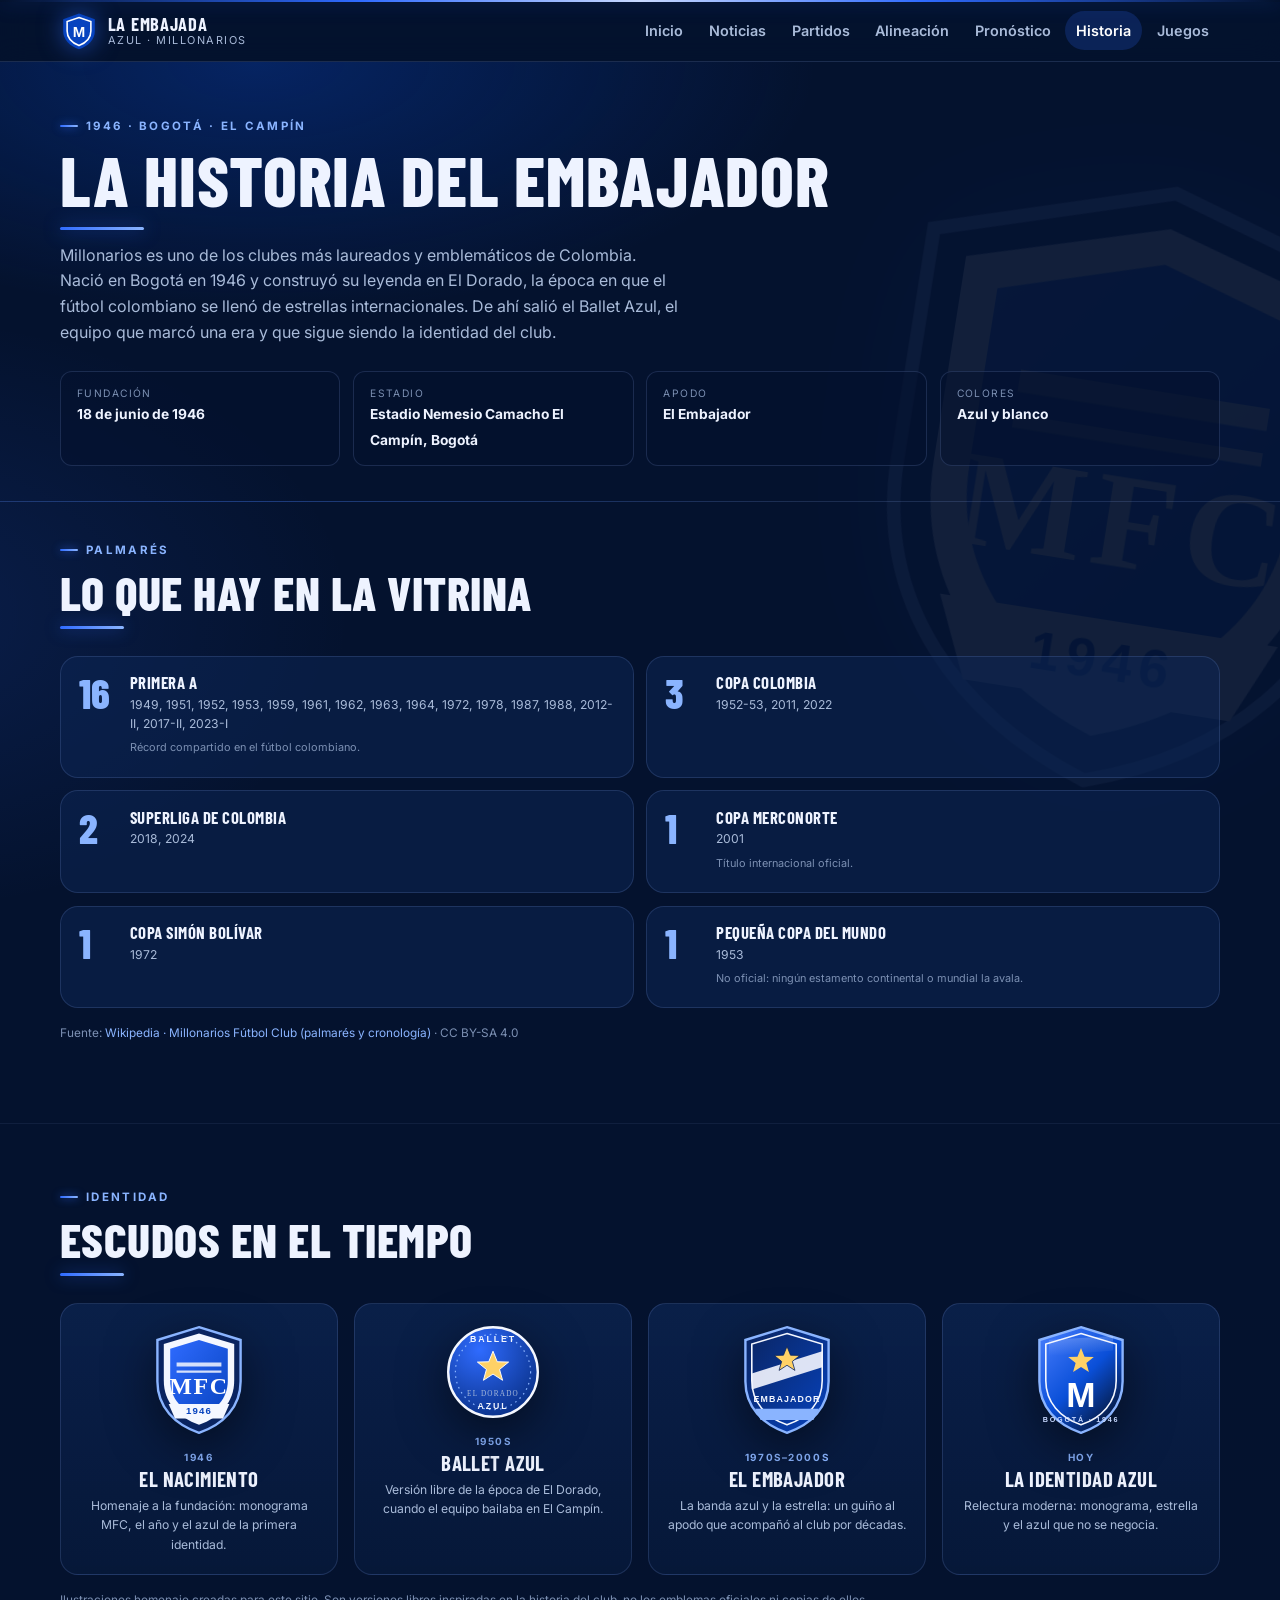
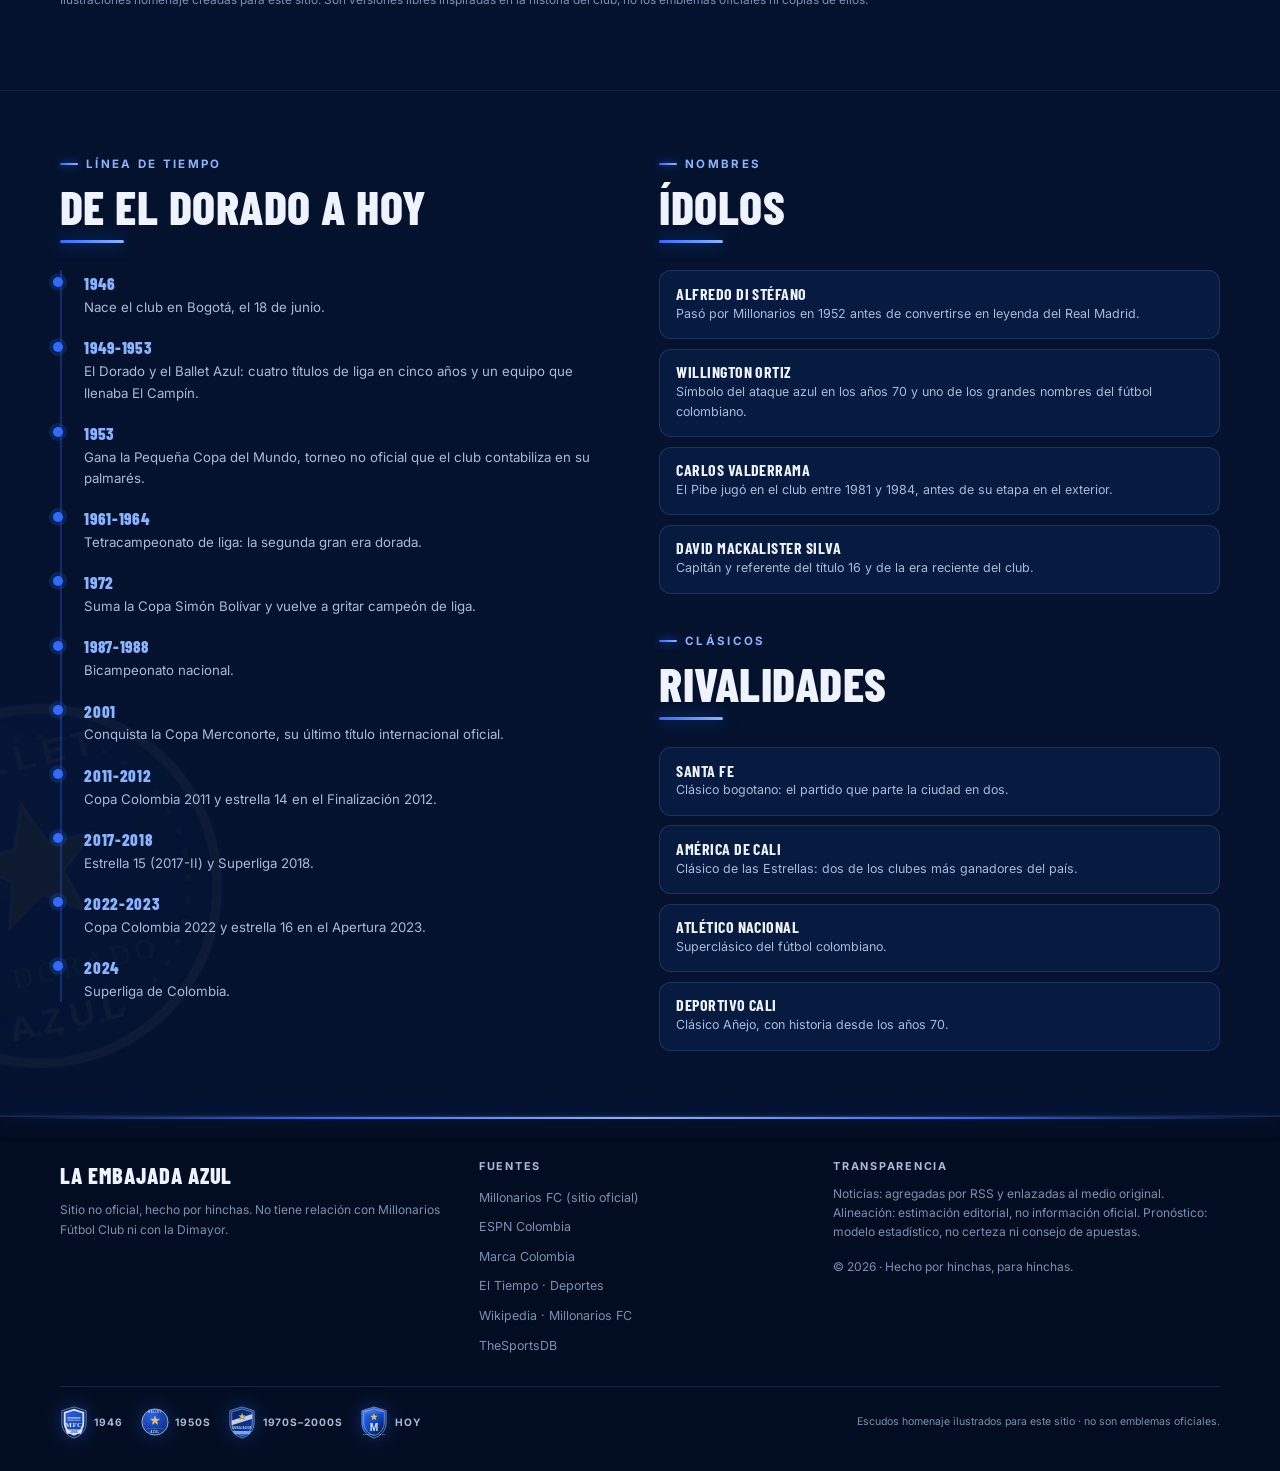
<file: historia.html>
<!doctype html>
<html lang="es">
<head>
<meta charset="utf-8">
<meta name="viewport" content="width=device-width, initial-scale=1">
<title>Historia · La Embajada Azul</title>
<meta name="description" content="Historia, palmarés, ídolos y rivalidades de Millonarios Fútbol Club.">
<meta name="theme-color" content="#04122e">
<meta property="og:type" content="website">
<meta property="og:site_name" content="La Embajada Azul">
<meta property="og:title" content="Historia · La Embajada Azul">
<meta property="og:description" content="Historia, palmarés, ídolos y rivalidades de Millonarios Fútbol Club.">
<meta name="twitter:card" content="summary_large_image">
<link rel="icon" href="static/favicon.svg" type="image/svg+xml">
<link rel="preconnect" href="https://fonts.googleapis.com">
<link rel="preconnect" href="https://fonts.gstatic.com" crossorigin>
<link href="https://fonts.googleapis.com/css2?family=Barlow+Condensed:wght@600;700;800&family=Inter:wght@400;500;600;700&display=swap" rel="stylesheet">
<link rel="stylesheet" href="static/styles.css?v=c7be3090">

</head>
<body class="">
<a class="skip" href="#contenido">Saltar al contenido</a>
<header class="cabecera">
  <div class="contenedor cabecera__fila">
    
    <a class="marca" href="index.html" aria-label="La Embajada Azul, inicio">
      <span class="marca__escudo" aria-hidden="true">
        <svg viewBox="0 0 48 48" role="img">
          <path d="M24 2 44 9v15c0 11-8.4 19.2-20 23C12.4 43.2 4 35 4 24V9Z" fill="#0743bf"/>
          <path d="M24 7 39 12v12c0 8.6-6.4 15-15 18.4C15.4 39 9 32.6 9 24V12Z" fill="none" stroke="#fff" stroke-width="2"/>
          <text x="24" y="31" text-anchor="middle" font-family="Arial Black, Arial, sans-serif" font-size="19" font-weight="900" fill="#fff">M</text>
        </svg>
      </span>
      <span class="marca__texto"><strong>La Embajada</strong><small>Azul · Millonarios</small></span>
    </a>
    <button class="nav__boton" type="button" aria-expanded="false" aria-controls="menu-principal">
      <span></span><span></span><span></span><span class="sr-only">Abrir menú</span>
    </button>
    <nav class="nav" id="menu-principal" aria-label="Principal"><a class="nav__link" href="index.html">Inicio</a><a class="nav__link" href="noticias.html">Noticias</a><a class="nav__link" href="partidos.html">Partidos</a><a class="nav__link" href="alineacion.html">Alineación</a><a class="nav__link" href="pronostico.html">Pronóstico</a><a class="nav__link is-active" href="historia.html" aria-current="page">Historia</a><a class="nav__link" href="juegos.html">Juegos</a></nav>
  </div>
</header>
<main id="contenido">
  <div class="fondo-escudo" aria-hidden="true"><img src="static/escudos/1946.svg" alt="" loading="lazy"></div>
  <div class="fondo-escudo fondo-escudo--dos" aria-hidden="true"><img src="static/escudos/ballet.svg" alt="" loading="lazy"></div>

    <section class="cabecera-pagina cabecera-pagina--historia">
      <div class="contenedor">
        <p class="eyebrow">1946 · Bogotá · El Campín</p>
        <h1>La historia del Embajador</h1>
        <p class="cabecera-pagina__bajada">Millonarios es uno de los clubes más laureados y emblemáticos de Colombia. Nació en Bogotá en 1946 y construyó su leyenda en El Dorado, la época en que el fútbol colombiano se llenó de estrellas internacionales. De ahí salió el Ballet Azul, el equipo que marcó una era y que sigue siendo la identidad del club.</p>
        <div class="datos-club">
          <div><span>Fundación</span><strong>18 de junio de 1946</strong></div>
          <div><span>Estadio</span><strong>Estadio Nemesio Camacho El Campín, Bogotá</strong></div>
          <div><span>Apodo</span><strong>El Embajador</strong></div>
          <div><span>Colores</span><strong>Azul y blanco</strong></div>
        </div>
      </div>
    </section>
    <section class="seccion seccion--ajustada">
      <div class="contenedor">
        <div class="seccion__cabecera"><p class="eyebrow">Palmarés</p><h2 class="seccion__titulo">Lo que hay en la vitrina</h2></div>
        <div class="palmares"><div class="palmares__item">
          <span class="palmares__num">16</span>
          <div><h3>Primera A</h3><p>1949, 1951, 1952, 1953, 1959, 1961, 1962, 1963, 1964, 1972, 1978, 1987, 1988, 2012-II, 2017-II, 2023-I</p><small>Récord compartido en el fútbol colombiano.</small></div>
        </div><div class="palmares__item">
          <span class="palmares__num">3</span>
          <div><h3>Copa Colombia</h3><p>1952-53, 2011, 2022</p></div>
        </div><div class="palmares__item">
          <span class="palmares__num">2</span>
          <div><h3>Superliga de Colombia</h3><p>2018, 2024</p></div>
        </div><div class="palmares__item">
          <span class="palmares__num">1</span>
          <div><h3>Copa Merconorte</h3><p>2001</p><small>Título internacional oficial.</small></div>
        </div><div class="palmares__item">
          <span class="palmares__num">1</span>
          <div><h3>Copa Simón Bolívar</h3><p>1972</p></div>
        </div><div class="palmares__item">
          <span class="palmares__num">1</span>
          <div><h3>Pequeña Copa del Mundo</h3><p>1953</p><small>No oficial: ningún estamento continental o mundial la avala.</small></div>
        </div></div>
        <p class="fuente-inline">Fuente: <a href="https://es.wikipedia.org/wiki/Millonarios_F%C3%BAtbol_Club" target="_blank" rel="noopener">Wikipedia · Millonarios Fútbol Club (palmarés y cronología)</a> · CC BY-SA 4.0</p>
      </div>
    </section>
    <section class="seccion">
      <div class="contenedor">
        <div class="seccion__cabecera"><p class="eyebrow">Identidad</p><h2 class="seccion__titulo">Escudos en el tiempo</h2></div>
        <div class="galeria-escudos"><figure class="escudo-card">
          <img src="static/escudos/1946.svg" alt="Escudo homenaje El nacimiento" loading="lazy">
          <figcaption><span>1946</span><h3>El nacimiento</h3><p>Homenaje a la fundación: monograma MFC, el año y el azul de la primera identidad.</p></figcaption>
        </figure><figure class="escudo-card">
          <img src="static/escudos/ballet.svg" alt="Escudo homenaje Ballet Azul" loading="lazy">
          <figcaption><span>1950s</span><h3>Ballet Azul</h3><p>Versión libre de la época de El Dorado, cuando el equipo bailaba en El Campín.</p></figcaption>
        </figure><figure class="escudo-card">
          <img src="static/escudos/embajador.svg" alt="Escudo homenaje El Embajador" loading="lazy">
          <figcaption><span>1970s–2000s</span><h3>El Embajador</h3><p>La banda azul y la estrella: un guiño al apodo que acompañó al club por décadas.</p></figcaption>
        </figure><figure class="escudo-card">
          <img src="static/escudos/actual.svg" alt="Escudo homenaje La identidad azul" loading="lazy">
          <figcaption><span>Hoy</span><h3>La identidad azul</h3><p>Relectura moderna: monograma, estrella y el azul que no se negocia.</p></figcaption>
        </figure></div>
        <p class="fuente-inline">Ilustraciones homenaje creadas para este sitio. Son versiones libres inspiradas en la historia del club, no los emblemas oficiales ni copias de ellos.</p>
      </div>
    </section>
    <section class="seccion">
      <div class="contenedor historia-grid">
        <div>
          <div class="seccion__cabecera"><p class="eyebrow">Línea de tiempo</p><h2 class="seccion__titulo">De El Dorado a hoy</h2></div>
          <ol class="linea"><li><span class="linea__anio">1946</span><div class="linea__texto">Nace el club en Bogotá, el 18 de junio.</div></li><li><span class="linea__anio">1949-1953</span><div class="linea__texto">El Dorado y el Ballet Azul: cuatro títulos de liga en cinco años y un equipo que llenaba El Campín.</div></li><li><span class="linea__anio">1953</span><div class="linea__texto">Gana la Pequeña Copa del Mundo, torneo no oficial que el club contabiliza en su palmarés.</div></li><li><span class="linea__anio">1961-1964</span><div class="linea__texto">Tetracampeonato de liga: la segunda gran era dorada.</div></li><li><span class="linea__anio">1972</span><div class="linea__texto">Suma la Copa Simón Bolívar y vuelve a gritar campeón de liga.</div></li><li><span class="linea__anio">1987-1988</span><div class="linea__texto">Bicampeonato nacional.</div></li><li><span class="linea__anio">2001</span><div class="linea__texto">Conquista la Copa Merconorte, su último título internacional oficial.</div></li><li><span class="linea__anio">2011-2012</span><div class="linea__texto">Copa Colombia 2011 y estrella 14 en el Finalización 2012.</div></li><li><span class="linea__anio">2017-2018</span><div class="linea__texto">Estrella 15 (2017-II) y Superliga 2018.</div></li><li><span class="linea__anio">2022-2023</span><div class="linea__texto">Copa Colombia 2022 y estrella 16 en el Apertura 2023.</div></li><li><span class="linea__anio">2024</span><div class="linea__texto">Superliga de Colombia.</div></li></ol>
        </div>
        <div>
          <div class="seccion__cabecera"><p class="eyebrow">Nombres</p><h2 class="seccion__titulo">Ídolos</h2></div>
          <div class="idolos"><div class="idolo"><h3>Alfredo Di Stéfano</h3><p>Pasó por Millonarios en 1952 antes de convertirse en leyenda del Real Madrid.</p></div><div class="idolo"><h3>Willington Ortiz</h3><p>Símbolo del ataque azul en los años 70 y uno de los grandes nombres del fútbol colombiano.</p></div><div class="idolo"><h3>Carlos Valderrama</h3><p>El Pibe jugó en el club entre 1981 y 1984, antes de su etapa en el exterior.</p></div><div class="idolo"><h3>David Mackalister Silva</h3><p>Capitán y referente del título 16 y de la era reciente del club.</p></div></div>
          <div class="seccion__cabecera seccion__cabecera--separada"><p class="eyebrow">Clásicos</p><h2 class="seccion__titulo">Rivalidades</h2></div>
          <div class="rivales"><div class="rival"><h3>Santa Fe</h3><p>Clásico bogotano: el partido que parte la ciudad en dos.</p></div><div class="rival"><h3>América de Cali</h3><p>Clásico de las Estrellas: dos de los clubes más ganadores del país.</p></div><div class="rival"><h3>Atlético Nacional</h3><p>Superclásico del fútbol colombiano.</p></div><div class="rival"><h3>Deportivo Cali</h3><p>Clásico Añejo, con historia desde los años 70.</p></div></div>
        </div>
      </div>
    </section>
</main>
<footer class="pie">
  <div class="contenedor pie__grid">
    <div>
      <p class="pie__marca">La Embajada Azul</p>
      <p class="pie__aviso">Sitio no oficial, hecho por hinchas. No tiene relación con Millonarios Fútbol Club ni con la Dimayor.</p>
    </div>
    <div>
      <p class="pie__titulo">Fuentes</p>
      <ul class="pie__lista"><li><a href="https://millonarios.com.co/" target="_blank" rel="noopener">Millonarios FC (sitio oficial)</a></li><li><a href="https://www.espn.com.co/futbol/colombia/" target="_blank" rel="noopener">ESPN Colombia</a></li><li><a href="https://www.marca.com/co/" target="_blank" rel="noopener">Marca Colombia</a></li><li><a href="https://www.eltiempo.com/deportes" target="_blank" rel="noopener">El Tiempo · Deportes</a></li><li><a href="https://es.wikipedia.org/wiki/Millonarios_F%C3%BAtbol_Club" target="_blank" rel="noopener">Wikipedia · Millonarios FC</a></li><li><a href="https://www.thesportsdb.com/" target="_blank" rel="noopener">TheSportsDB</a></li></ul>
    </div>
    <div>
      <p class="pie__titulo">Transparencia</p>
      <p class="pie__texto">Noticias: agregadas por RSS y enlazadas al medio original. Alineación: estimación editorial, no información oficial. Pronóstico: modelo estadístico, no certeza ni consejo de apuestas.</p>
      <p class="pie__texto">© 2026 · Hecho por hinchas, para hinchas.</p>
    </div>
  </div>
  <div class="contenedor pie__franja">
    <div class="pie__escudos" aria-label="Escudos homenaje del club"><span class="pie__escudo"><img src="static/escudos/1946.svg" alt="" loading="lazy"><b>1946</b></span><span class="pie__escudo"><img src="static/escudos/ballet.svg" alt="" loading="lazy"><b>1950s</b></span><span class="pie__escudo"><img src="static/escudos/embajador.svg" alt="" loading="lazy"><b>1970s–2000s</b></span><span class="pie__escudo"><img src="static/escudos/actual.svg" alt="" loading="lazy"><b>Hoy</b></span></div>
    <p class="pie__nota-escudos">Escudos homenaje ilustrados para este sitio · no son emblemas oficiales.</p>
  </div>
</footer>
<script src="static/app.js?v=8f730b6c" defer></script>
<script src="static/envivo.js?v=9899f751" defer></script>
</body>
</html>
</file>
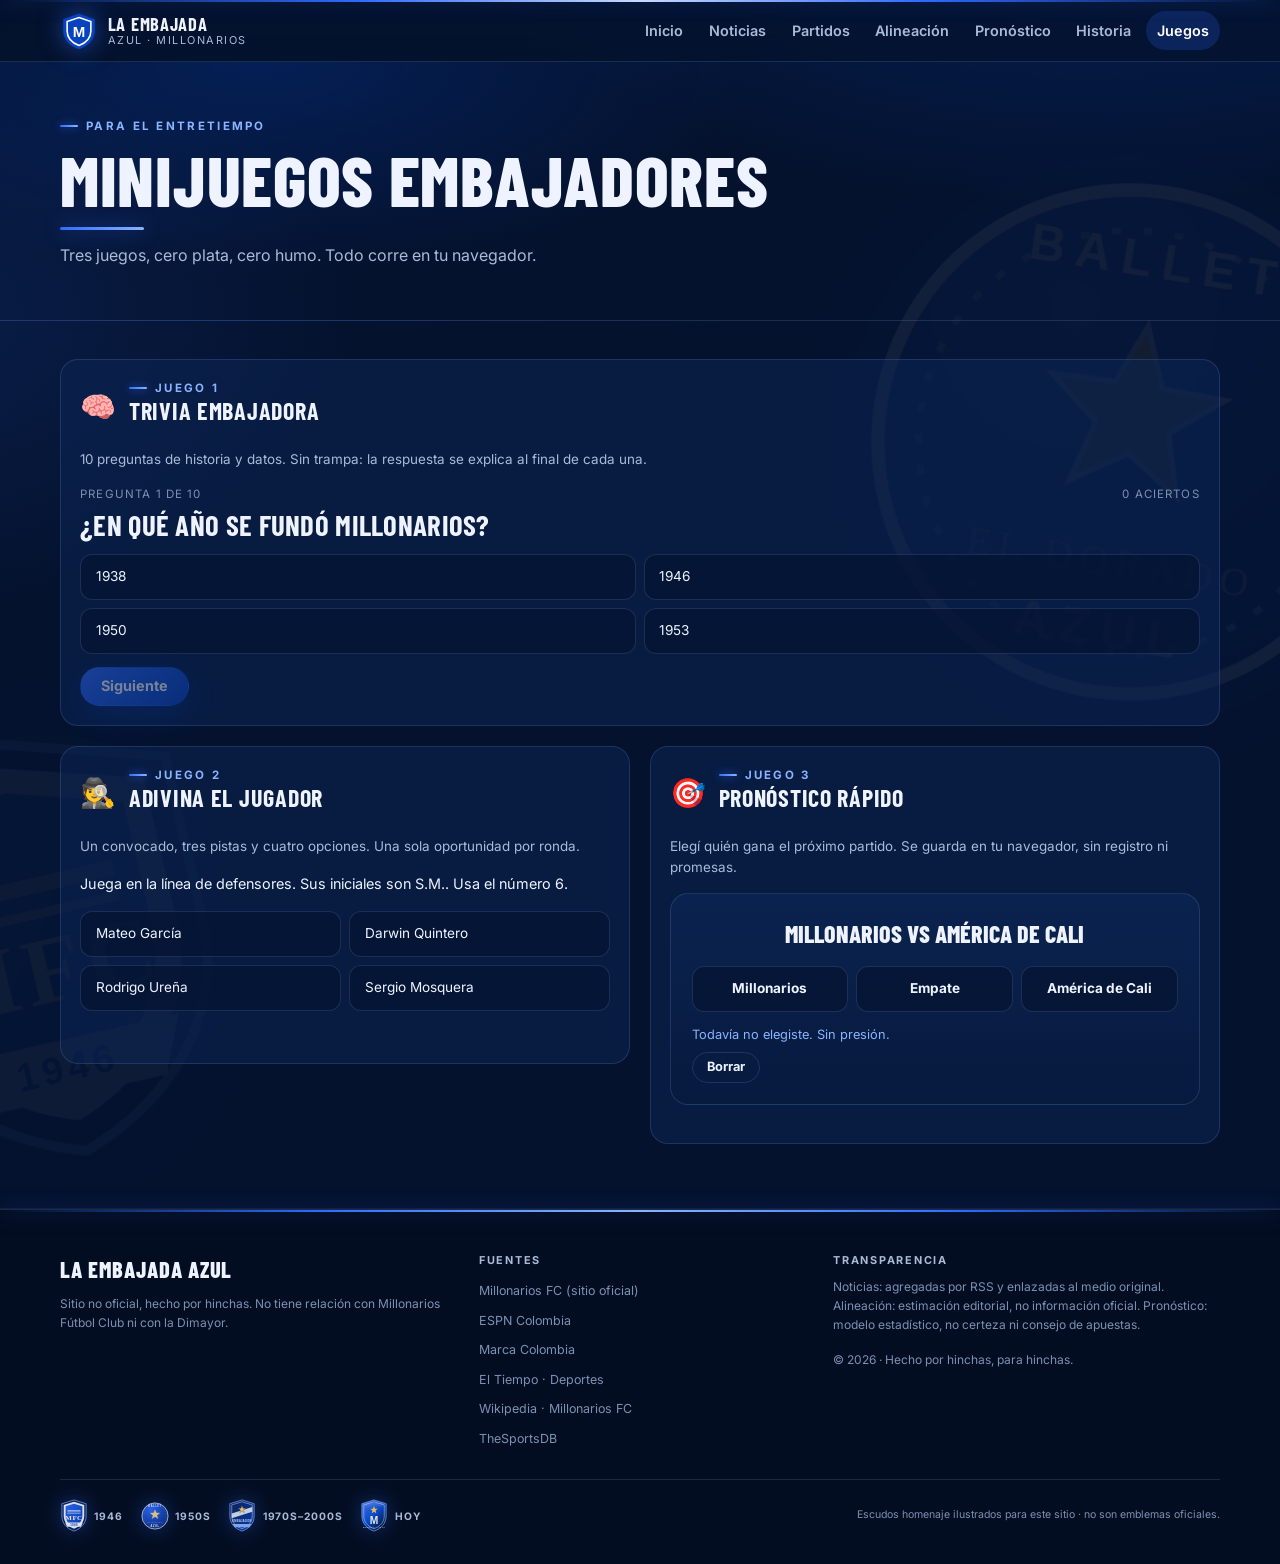
<file: juegos.html>
<!doctype html>
<html lang="es">
<head>
<meta charset="utf-8">
<meta name="viewport" content="width=device-width, initial-scale=1">
<title>Juegos · La Embajada Azul</title>
<meta name="description" content="Trivia, adivina el jugador y pronóstico rápido de Millonarios.">
<meta name="theme-color" content="#04122e">
<meta property="og:type" content="website">
<meta property="og:site_name" content="La Embajada Azul">
<meta property="og:title" content="Juegos · La Embajada Azul">
<meta property="og:description" content="Trivia, adivina el jugador y pronóstico rápido de Millonarios.">
<meta name="twitter:card" content="summary_large_image">
<link rel="icon" href="static/favicon.svg" type="image/svg+xml">
<link rel="preconnect" href="https://fonts.googleapis.com">
<link rel="preconnect" href="https://fonts.gstatic.com" crossorigin>
<link href="https://fonts.googleapis.com/css2?family=Barlow+Condensed:wght@600;700;800&family=Inter:wght@400;500;600;700&display=swap" rel="stylesheet">
<link rel="stylesheet" href="static/styles.css?v=c7be3090">

</head>
<body class="">
<a class="skip" href="#contenido">Saltar al contenido</a>
<header class="cabecera">
  <div class="contenedor cabecera__fila">
    
    <a class="marca" href="index.html" aria-label="La Embajada Azul, inicio">
      <span class="marca__escudo" aria-hidden="true">
        <svg viewBox="0 0 48 48" role="img">
          <path d="M24 2 44 9v15c0 11-8.4 19.2-20 23C12.4 43.2 4 35 4 24V9Z" fill="#0743bf"/>
          <path d="M24 7 39 12v12c0 8.6-6.4 15-15 18.4C15.4 39 9 32.6 9 24V12Z" fill="none" stroke="#fff" stroke-width="2"/>
          <text x="24" y="31" text-anchor="middle" font-family="Arial Black, Arial, sans-serif" font-size="19" font-weight="900" fill="#fff">M</text>
        </svg>
      </span>
      <span class="marca__texto"><strong>La Embajada</strong><small>Azul · Millonarios</small></span>
    </a>
    <button class="nav__boton" type="button" aria-expanded="false" aria-controls="menu-principal">
      <span></span><span></span><span></span><span class="sr-only">Abrir menú</span>
    </button>
    <nav class="nav" id="menu-principal" aria-label="Principal"><a class="nav__link" href="index.html">Inicio</a><a class="nav__link" href="noticias.html">Noticias</a><a class="nav__link" href="partidos.html">Partidos</a><a class="nav__link" href="alineacion.html">Alineación</a><a class="nav__link" href="pronostico.html">Pronóstico</a><a class="nav__link" href="historia.html">Historia</a><a class="nav__link is-active" href="juegos.html" aria-current="page">Juegos</a></nav>
  </div>
</header>
<main id="contenido">
  <div class="fondo-escudo" aria-hidden="true"><img src="static/escudos/ballet.svg" alt="" loading="lazy"></div>
  <div class="fondo-escudo fondo-escudo--dos" aria-hidden="true"><img src="static/escudos/1946.svg" alt="" loading="lazy"></div>

    <section class="cabecera-pagina">
      <div class="contenedor">
        <p class="eyebrow">Para el entretiempo</p>
        <h1>Minijuegos embajadores</h1>
        <p class="cabecera-pagina__bajada">Tres juegos, cero plata, cero humo. Todo corre en tu navegador.</p>
      </div>
    </section>
    <section class="seccion seccion--ajustada">
      <div class="contenedor juegos">
        <article class="panel juego" id="trivia">
          <div class="juego__cabecera"><span class="juego__icono">🧠</span><div><p class="eyebrow">Juego 1</p><h2>Trivia embajadora</h2></div></div>
          <p class="juego__intro">10 preguntas de historia y datos. Sin trampa: la respuesta se explica al final de cada una.</p>
          <div class="trivia" id="trivia-app">
            <div class="trivia__barra"><span id="trivia-progreso">Pregunta 1 de 10</span><span id="trivia-puntaje">0 aciertos</span></div>
            <h3 class="trivia__pregunta" id="trivia-pregunta">Cargando…</h3>
            <div class="trivia__opciones" id="trivia-opciones"></div>
            <p class="trivia__dato" id="trivia-dato" hidden></p>
            <div class="trivia__acciones">
              <button class="boton boton--primario" type="button" id="trivia-siguiente" disabled>Siguiente</button>
              <button class="boton boton--fantasma" type="button" id="trivia-reiniciar" hidden>Reiniciar</button>
            </div>
          </div>
        </article>
        <article class="panel juego" id="adivina">
          <div class="juego__cabecera"><span class="juego__icono">🕵️</span><div><p class="eyebrow">Juego 2</p><h2>Adivina el jugador</h2></div></div>
          <p class="juego__intro">Un convocado, tres pistas y cuatro opciones. Una sola oportunidad por ronda.</p>
          <div class="adivina" id="adivina-app">
            <p class="adivina__pista" id="adivina-pista">Cargando…</p>
            <div class="adivina__opciones" id="adivina-opciones"></div>
            <p class="adivina__estado" id="adivina-estado" aria-live="polite"></p>
            <button class="boton boton--fantasma" type="button" id="adivina-otra" hidden>Otra ronda</button>
          </div>
        </article>
        <article class="panel juego" id="pick">
          <div class="juego__cabecera"><span class="juego__icono">🎯</span><div><p class="eyebrow">Juego 3</p><h2>Pronóstico rápido</h2></div></div>
          <p class="juego__intro">Elegí quién gana el próximo partido. Se guarda en tu navegador, sin registro ni promesas.</p>
          <div class="pick" id="pick-juego" data-local="Millonarios" data-visitante="América de Cali">
            <p class="pick__partido" id="pick-partido">Cargando…</p>
            <div class="pick__botones" role="group" aria-label="Elegir resultado">
              <button type="button" class="pick__opcion" data-pick="local" id="pick-local">Local</button>
              <button type="button" class="pick__opcion" data-pick="empate">Empate</button>
              <button type="button" class="pick__opcion" data-pick="visitante" id="pick-visitante">Visitante</button>
            </div>
            <p class="pick__estado" id="pick-estado-juego" aria-live="polite"></p>
            <button type="button" class="boton boton--fantasma boton--chico" id="pick-limpiar-juego">Borrar</button>
          </div>
        </article>
      </div>
    </section>
    <script type="application/json" id="datos-juegos">{"trivia": [{"p": "¿En qué año se fundó Millonarios?", "opciones": ["1938", "1946", "1950", "1953"], "correcta": 1, "dato": "Se fundó el 18 de junio de 1946 en Bogotá."}, {"p": "¿Cómo se conoce a la época dorada de los años 50?", "opciones": ["La Máquina Azul", "El Ballet Azul", "Los Embajadores", "El Dorado Azul"], "correcta": 1, "dato": "El Ballet Azul fue el equipo de El Dorado, con estrellas internacionales y títulos en 1949, 1951, 1952 y 1953."}, {"p": "¿En qué estadio juega de local?", "opciones": ["El Campín", "Murillo Toro", "Metropolitano", "Palmaseca"], "correcta": 0, "dato": "Estadio Nemesio Camacho El Campín, en Bogotá."}, {"p": "¿Cuántos títulos de Primera A tiene el club (hasta 2023-I)?", "opciones": ["13", "14", "15", "16"], "correcta": 3, "dato": "16 estrellas, la última en el Apertura 2023."}, {"p": "¿Qué título internacional oficial ganó en 2001?", "opciones": ["Copa Libertadores", "Copa Merconorte", "Copa Sudamericana", "Copa Simón Bolívar"], "correcta": 1, "dato": "La Copa Merconorte 2001 es su último título internacional oficial."}, {"p": "¿Qué jugador pasó por el club en 1952 antes de brillar en el Real Madrid?", "opciones": ["Alfredo Di Stéfano", "Ferenc Puskás", "Johan Cruyff", "Eusébio"], "correcta": 0, "dato": "Di Stéfano jugó en Millonarios en 1952."}, {"p": "¿Cuál es el clásico rival de Millonarios?", "opciones": ["Atlético Nacional", "América de Cali", "Santa Fe", "Deportivo Cali"], "correcta": 2, "dato": "El Clásico Bogotano se juega contra Santa Fe."}, {"p": "¿Qué copa nacional ganó en 2011 y 2022?", "opciones": ["Superliga", "Copa Colombia", "Copa Merconorte", "Copa Simón Bolívar"], "correcta": 1, "dato": "Copa Colombia 2011 y 2022."}, {"p": "¿En qué año ganó su estrella número 16?", "opciones": ["2017", "2018", "2022", "2023"], "correcta": 3, "dato": "Apertura 2023."}, {"p": "¿Cuántas Superligas de Colombia ha ganado?", "opciones": ["1", "2", "3", "4"], "correcta": 1, "dato": "2018 y 2024."}], "convocados": {"Arqueros": ["Javier Burrai", "James Aguirre"], "Defensores": ["Samuel Martín", "Stiven Barreiro", "Jorge Arias", "Danovis Banguero", "Sebastián Valencia", "Jhomier Guerrero", "Sergio Mosquera"], "Mediocampistas": ["Rodrigo Ureña", "Mateo García", "Darwin Quintero", "Sebastián del Castillo", "Leonai Souza"], "Delanteros": ["Andrey Estupiñán", "Francisco Chaverra", "Julián Angulo", "Rodrigo Contreras", "Sebastián Mosquera", "Leonardo Castro"]}, "plantilla": [{"num": "1", "nombre": "Javier Burrai", "pos": "POR", "nac": "Ecuador"}, {"num": "12", "nombre": "James Aguirre", "pos": "POR", "nac": "Colombia"}, {"num": "2", "nombre": "Carlos Sarabia", "pos": "DEF", "nac": "Colombia"}, {"num": "3", "nombre": "Samuel Martín", "pos": "DEF", "nac": "Colombia"}, {"num": "4", "nombre": "Stiven Barreiro", "pos": "DEF", "nac": "Colombia", "cap": true}, {"num": "6", "nombre": "Sergio Mosquera", "pos": "DEF", "nac": "Colombia"}, {"num": "17", "nombre": "Jorge Arias", "pos": "DEF", "nac": "Colombia", "cap": true}, {"num": "20", "nombre": "Danovis Banguero", "pos": "DEF", "nac": "Colombia"}, {"num": "22", "nombre": "Sebastián Valencia", "pos": "DEF", "nac": "Colombia"}, {"num": "26", "nombre": "Andrés Llinás", "pos": "DEF", "nac": "Colombia", "cap": true}, {"num": "29", "nombre": "Álex Moreno", "pos": "DEF", "nac": "Colombia"}, {"num": "34", "nombre": "Jhomier Guerrero", "pos": "DEF", "nac": "Colombia"}, {"num": "7", "nombre": "Juan Guillermo Cuadrado", "pos": "MED", "nac": "Colombia", "cap": true}, {"num": "10", "nombre": "Daniel Ruiz", "pos": "MED", "nac": "Colombia"}, {"num": "14", "nombre": "David Mackalister Silva", "pos": "MED", "nac": "Colombia", "cap": true}, {"num": "18", "nombre": "Rodrigo Ureña", "pos": "MED", "nac": "Chile"}, {"num": "19", "nombre": "Mateo García", "pos": "MED", "nac": "Colombia"}, {"num": "25", "nombre": "Darwin Quintero", "pos": "MED", "nac": "Colombia"}, {"num": "28", "nombre": "Stiven Vega", "pos": "MED", "nac": "Colombia", "cap": true}, {"num": "30", "nombre": "Sebastián del Castillo", "pos": "MED", "nac": "Colombia"}, {"num": "55", "nombre": "Leonai Souza", "pos": "MED", "nac": "Brasil"}, {"num": "11", "nombre": "Andrey Estupiñán", "pos": "DEL", "nac": "Colombia"}, {"num": "13", "nombre": "Francisco Chaverra", "pos": "DEL", "nac": "Colombia"}, {"num": "24", "nombre": "Julián Angulo", "pos": "DEL", "nac": "Colombia"}, {"num": "27", "nombre": "Rodrigo Contreras", "pos": "DEL", "nac": "Argentina"}, {"num": "35", "nombre": "Sebastián Mosquera", "pos": "DEL", "nac": "Colombia"}], "partido": {"local": "Millonarios", "visitante": "América de Cali"}}</script>
</main>
<footer class="pie">
  <div class="contenedor pie__grid">
    <div>
      <p class="pie__marca">La Embajada Azul</p>
      <p class="pie__aviso">Sitio no oficial, hecho por hinchas. No tiene relación con Millonarios Fútbol Club ni con la Dimayor.</p>
    </div>
    <div>
      <p class="pie__titulo">Fuentes</p>
      <ul class="pie__lista"><li><a href="https://millonarios.com.co/" target="_blank" rel="noopener">Millonarios FC (sitio oficial)</a></li><li><a href="https://www.espn.com.co/futbol/colombia/" target="_blank" rel="noopener">ESPN Colombia</a></li><li><a href="https://www.marca.com/co/" target="_blank" rel="noopener">Marca Colombia</a></li><li><a href="https://www.eltiempo.com/deportes" target="_blank" rel="noopener">El Tiempo · Deportes</a></li><li><a href="https://es.wikipedia.org/wiki/Millonarios_F%C3%BAtbol_Club" target="_blank" rel="noopener">Wikipedia · Millonarios FC</a></li><li><a href="https://www.thesportsdb.com/" target="_blank" rel="noopener">TheSportsDB</a></li></ul>
    </div>
    <div>
      <p class="pie__titulo">Transparencia</p>
      <p class="pie__texto">Noticias: agregadas por RSS y enlazadas al medio original. Alineación: estimación editorial, no información oficial. Pronóstico: modelo estadístico, no certeza ni consejo de apuestas.</p>
      <p class="pie__texto">© 2026 · Hecho por hinchas, para hinchas.</p>
    </div>
  </div>
  <div class="contenedor pie__franja">
    <div class="pie__escudos" aria-label="Escudos homenaje del club"><span class="pie__escudo"><img src="static/escudos/1946.svg" alt="" loading="lazy"><b>1946</b></span><span class="pie__escudo"><img src="static/escudos/ballet.svg" alt="" loading="lazy"><b>1950s</b></span><span class="pie__escudo"><img src="static/escudos/embajador.svg" alt="" loading="lazy"><b>1970s–2000s</b></span><span class="pie__escudo"><img src="static/escudos/actual.svg" alt="" loading="lazy"><b>Hoy</b></span></div>
    <p class="pie__nota-escudos">Escudos homenaje ilustrados para este sitio · no son emblemas oficiales.</p>
  </div>
</footer>
<script src="static/app.js?v=8f730b6c" defer></script>
<script src="static/envivo.js?v=9899f751" defer></script>
</body>
</html>
</file>
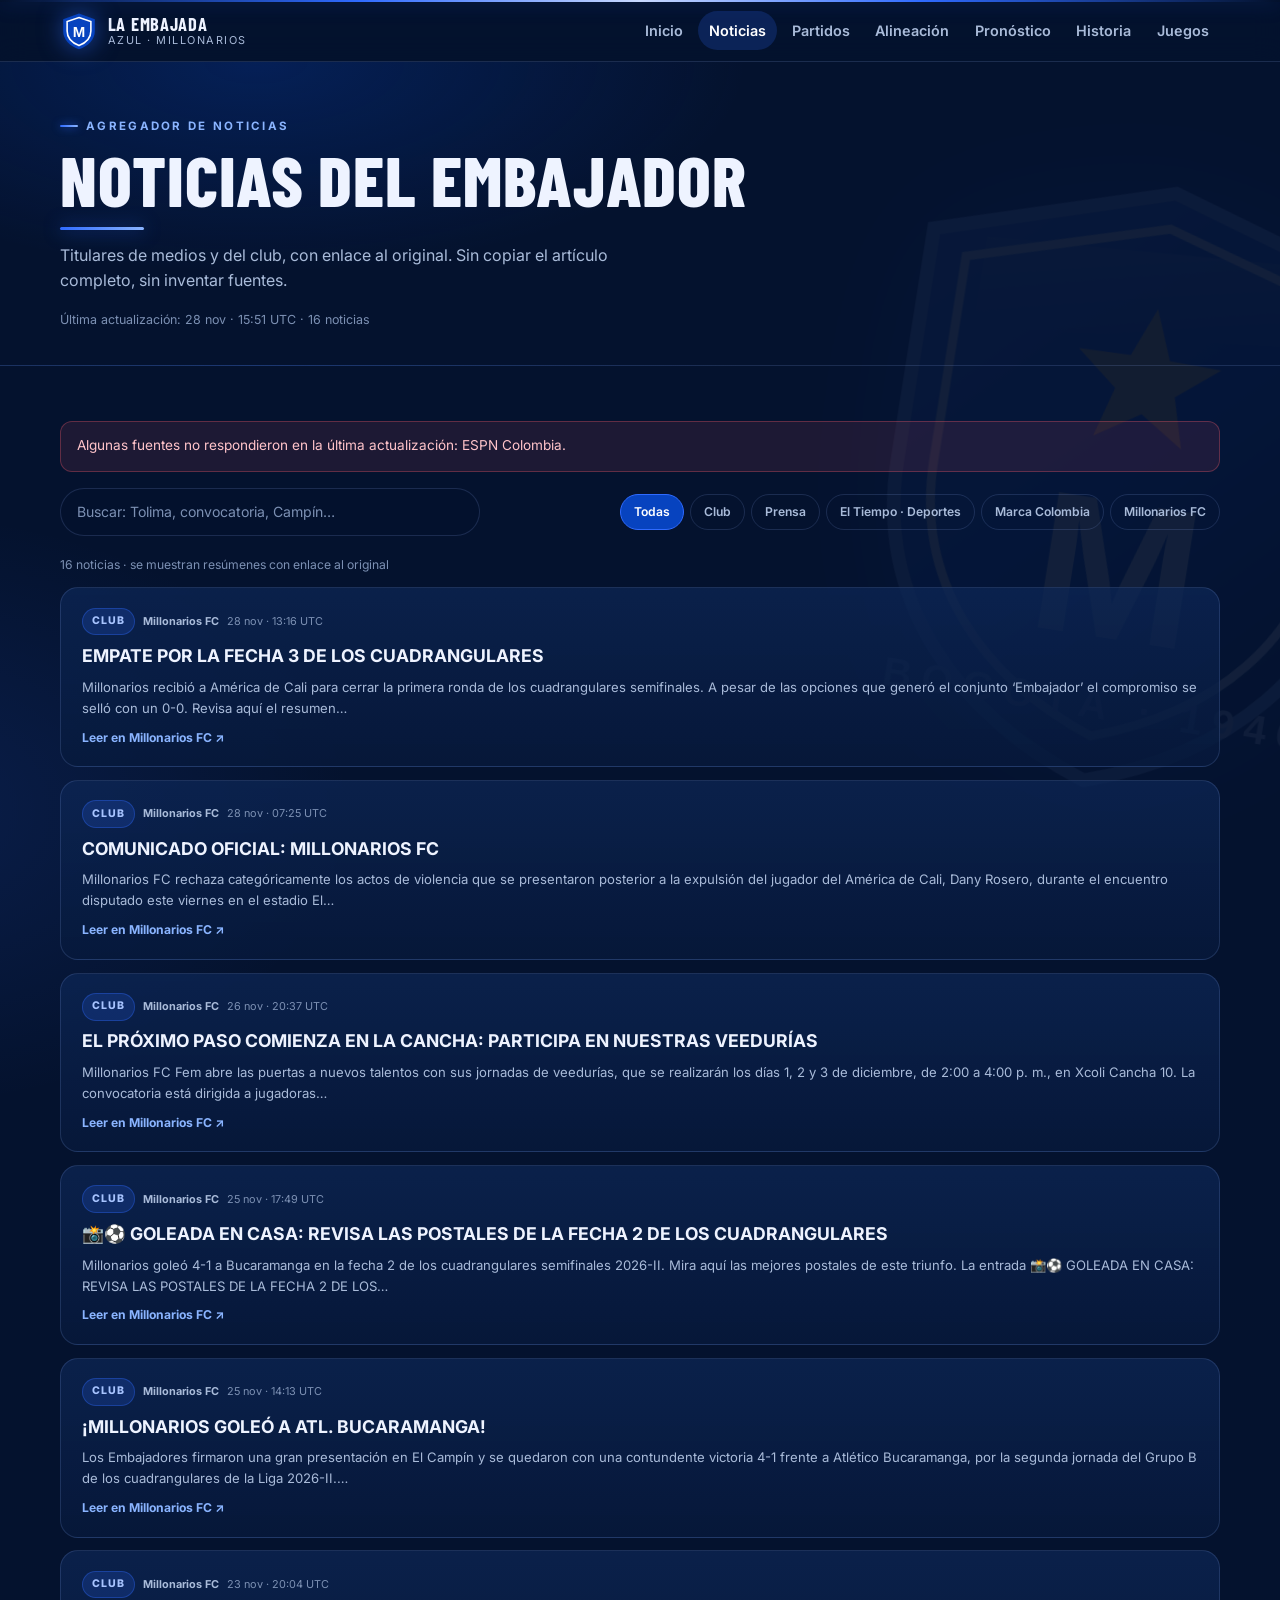
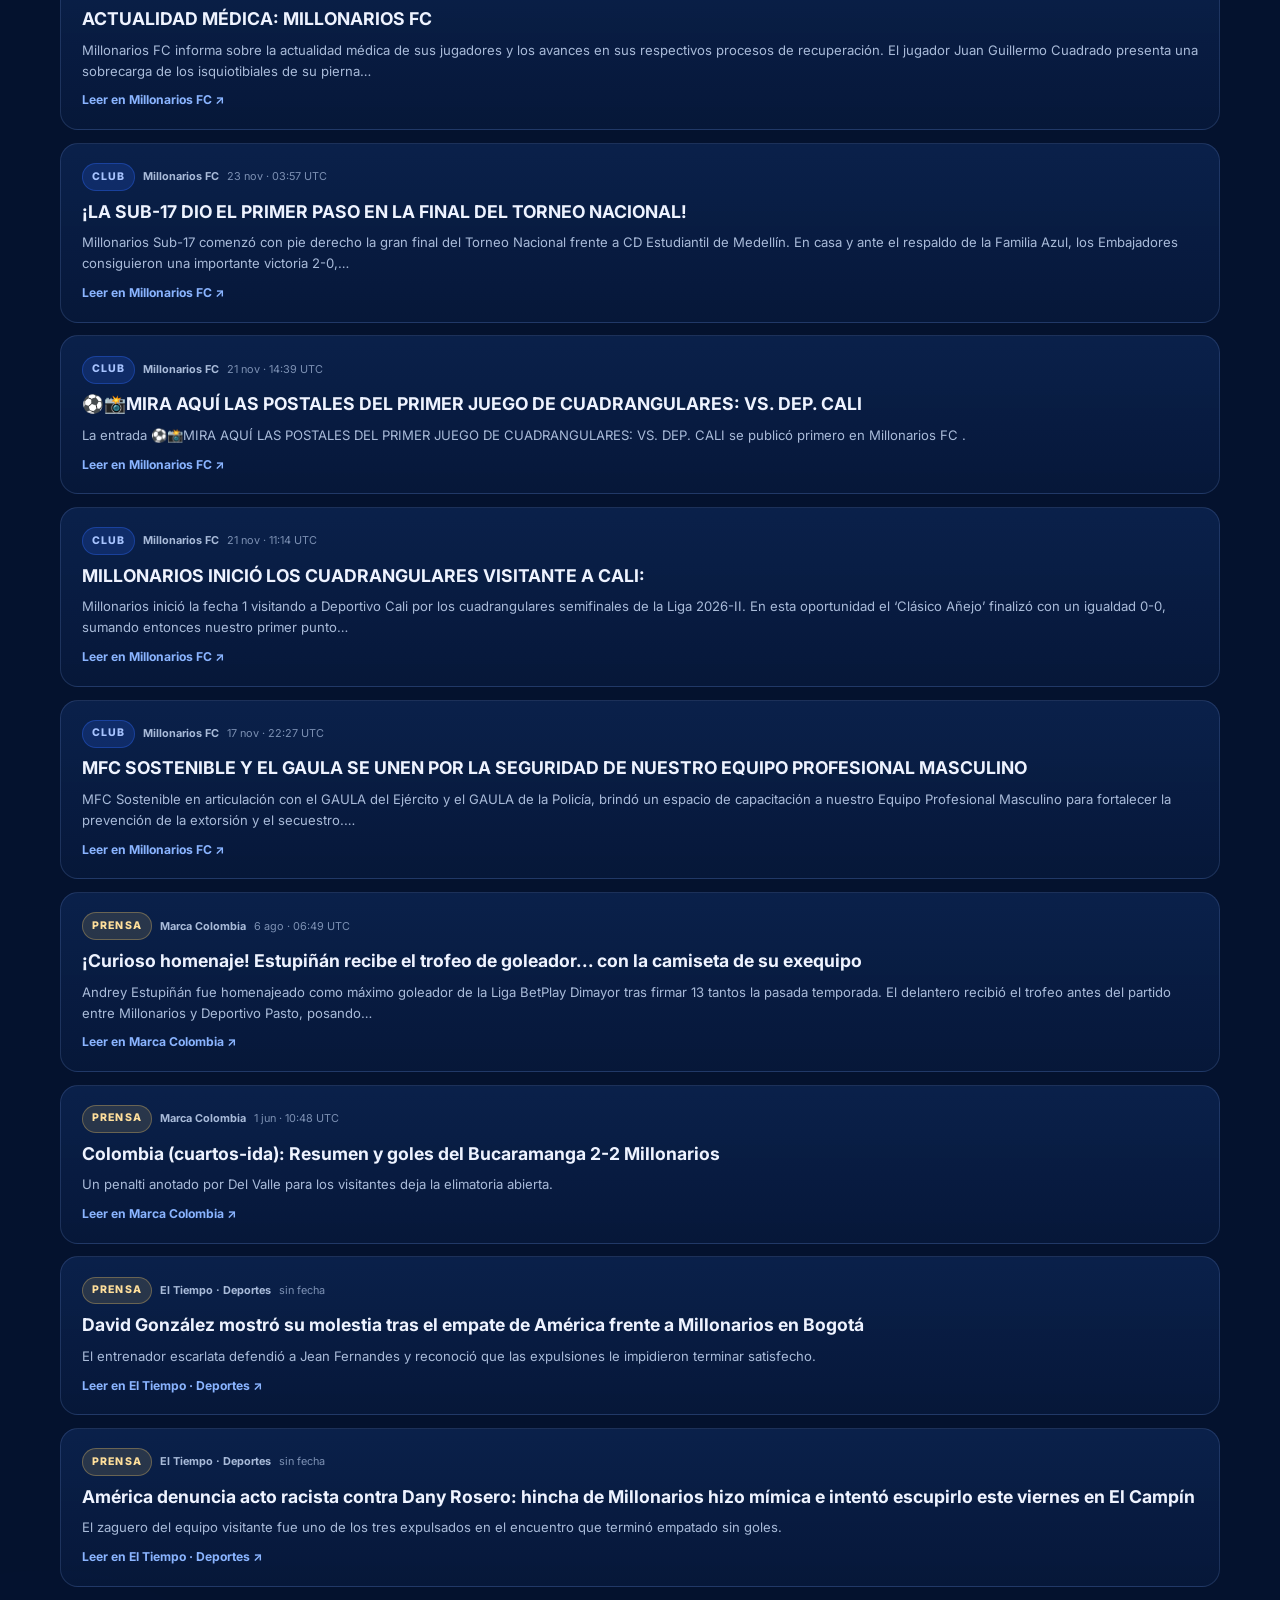
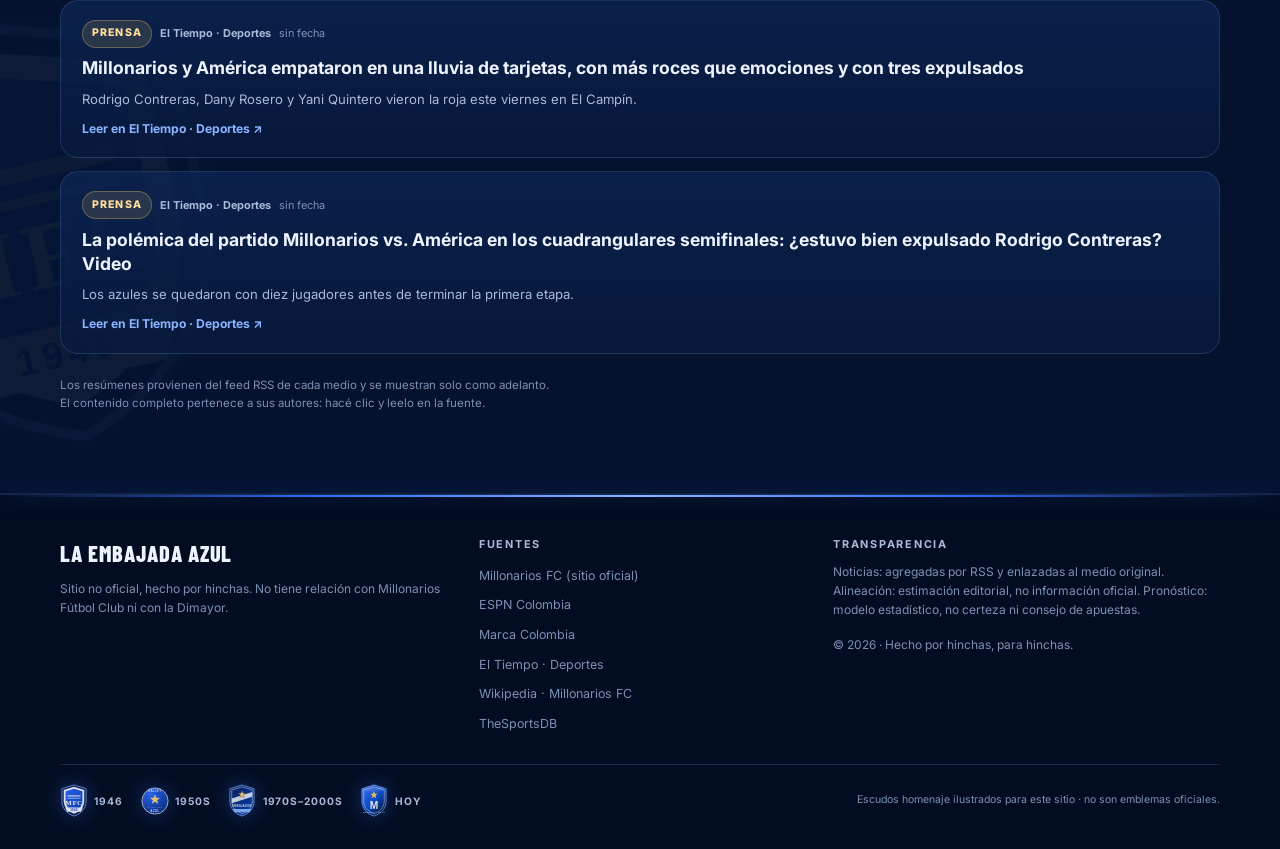
<file: noticias.html>
<!doctype html>
<html lang="es">
<head>
<meta charset="utf-8">
<meta name="viewport" content="width=device-width, initial-scale=1">
<title>Noticias · La Embajada Azul</title>
<meta name="description" content="Últimas noticias de Millonarios con enlace a la fuente original.">
<meta name="theme-color" content="#04122e">
<meta property="og:type" content="website">
<meta property="og:site_name" content="La Embajada Azul">
<meta property="og:title" content="Noticias · La Embajada Azul">
<meta property="og:description" content="Últimas noticias de Millonarios con enlace a la fuente original.">
<meta name="twitter:card" content="summary_large_image">
<link rel="icon" href="static/favicon.svg" type="image/svg+xml">
<link rel="preconnect" href="https://fonts.googleapis.com">
<link rel="preconnect" href="https://fonts.gstatic.com" crossorigin>
<link href="https://fonts.googleapis.com/css2?family=Barlow+Condensed:wght@600;700;800&family=Inter:wght@400;500;600;700&display=swap" rel="stylesheet">
<link rel="stylesheet" href="static/styles.css?v=c7be3090">

</head>
<body class="">
<a class="skip" href="#contenido">Saltar al contenido</a>
<header class="cabecera">
  <div class="contenedor cabecera__fila">
    
    <a class="marca" href="index.html" aria-label="La Embajada Azul, inicio">
      <span class="marca__escudo" aria-hidden="true">
        <svg viewBox="0 0 48 48" role="img">
          <path d="M24 2 44 9v15c0 11-8.4 19.2-20 23C12.4 43.2 4 35 4 24V9Z" fill="#0743bf"/>
          <path d="M24 7 39 12v12c0 8.6-6.4 15-15 18.4C15.4 39 9 32.6 9 24V12Z" fill="none" stroke="#fff" stroke-width="2"/>
          <text x="24" y="31" text-anchor="middle" font-family="Arial Black, Arial, sans-serif" font-size="19" font-weight="900" fill="#fff">M</text>
        </svg>
      </span>
      <span class="marca__texto"><strong>La Embajada</strong><small>Azul · Millonarios</small></span>
    </a>
    <button class="nav__boton" type="button" aria-expanded="false" aria-controls="menu-principal">
      <span></span><span></span><span></span><span class="sr-only">Abrir menú</span>
    </button>
    <nav class="nav" id="menu-principal" aria-label="Principal"><a class="nav__link" href="index.html">Inicio</a><a class="nav__link is-active" href="noticias.html" aria-current="page">Noticias</a><a class="nav__link" href="partidos.html">Partidos</a><a class="nav__link" href="alineacion.html">Alineación</a><a class="nav__link" href="pronostico.html">Pronóstico</a><a class="nav__link" href="historia.html">Historia</a><a class="nav__link" href="juegos.html">Juegos</a></nav>
  </div>
</header>
<main id="contenido">
  <div class="fondo-escudo" aria-hidden="true"><img src="static/escudos/actual.svg" alt="" loading="lazy"></div>
  <div class="fondo-escudo fondo-escudo--dos" aria-hidden="true"><img src="static/escudos/1946.svg" alt="" loading="lazy"></div>

    <section class="cabecera-pagina">
      <div class="contenedor">
        <p class="eyebrow">Agregador de noticias</p>
        <h1>Noticias del Embajador</h1>
        <p class="cabecera-pagina__bajada">Titulares de medios y del club, con enlace al original. Sin copiar el artículo completo, sin inventar fuentes.</p>
        <p class="cabecera-pagina__meta">Última actualización: 28 nov · 15:51 UTC · 16 noticias</p>
      </div>
    </section>
    <section class="seccion seccion--ajustada">
      <div class="contenedor">
        <p class="aviso aviso--error">Algunas fuentes no respondieron en la última actualización: ESPN Colombia.</p>
        <div class="controles">
          <label class="buscador">
            <span class="sr-only">Buscar noticias</span>
            <input type="search" id="buscador-noticias" placeholder="Buscar: Tolima, convocatoria, Campín…" autocomplete="off">
          </label>
          <div class="filtros" role="group" aria-label="Filtrar por fuente">
            <button class="filtro is-active" type="button" data-filtro="todas">Todas</button>
            <button class="filtro" type="button" data-filtro="Club">Club</button>
            <button class="filtro" type="button" data-filtro="Prensa">Prensa</button>
            <button class="filtro" type="button" data-filtro="El Tiempo · Deportes">El Tiempo · Deportes</button><button class="filtro" type="button" data-filtro="Marca Colombia">Marca Colombia</button><button class="filtro" type="button" data-filtro="Millonarios FC">Millonarios FC</button>
          </div>
        </div>
        <p class="resultado-conteo" id="conteo-noticias" aria-live="polite"></p>
        <div class="noticias-lista" id="lista-noticias">
    <article class="noticia" data-fuente="Club" data-medio="Millonarios FC" data-texto="empate por la fecha 3 de los cuadrangulares millonarios recibió a américa de cali para cerrar la primera ronda de los cuadrangulares semifinales. a pesar de las opciones que generó el conjunto ‘embajador’ el compromiso se selló con un 0-0. revisa aquí el resumen…">
      <div class="noticia__meta">
        <span class="chip chip--club">Club</span>
        <span class="noticia__fuente">Millonarios FC</span>
        <time datetime="2026-11-28T13:16:00+00:00">28 nov · 13:16 UTC</time>
      </div>
      <h3 class="noticia__titulo"><a href="https://millonarios.com.co/empate-por-la-fecha-3-de-los-cuadrangulares/" target="_blank" rel="noopener">EMPATE POR LA FECHA 3 DE LOS CUADRANGULARES</a></h3>
      <p class="noticia__resumen">Millonarios recibió a América de Cali para cerrar la primera ronda de los cuadrangulares semifinales. A pesar de las opciones que generó el conjunto ‘Embajador’ el compromiso se selló con un 0-0. Revisa aquí el resumen…</p>
      <a class="noticia__enlace" href="https://millonarios.com.co/empate-por-la-fecha-3-de-los-cuadrangulares/" target="_blank" rel="noopener">Leer en Millonarios FC <span aria-hidden="true">↗</span></a>
    </article>
    <article class="noticia" data-fuente="Club" data-medio="Millonarios FC" data-texto="comunicado oficial: millonarios fc millonarios fc rechaza categóricamente los actos de violencia que se presentaron posterior a la expulsión del jugador del américa de cali, dany rosero, durante el encuentro disputado este viernes en el estadio el…">
      <div class="noticia__meta">
        <span class="chip chip--club">Club</span>
        <span class="noticia__fuente">Millonarios FC</span>
        <time datetime="2026-11-28T07:25:00+00:00">28 nov · 07:25 UTC</time>
      </div>
      <h3 class="noticia__titulo"><a href="https://millonarios.com.co/comunicado-oficial-millonarios-fc-2/" target="_blank" rel="noopener">COMUNICADO OFICIAL: MILLONARIOS FC</a></h3>
      <p class="noticia__resumen">Millonarios FC rechaza categóricamente los actos de violencia que se presentaron posterior a la expulsión del jugador del América de Cali, Dany Rosero, durante el encuentro disputado este viernes en el estadio El…</p>
      <a class="noticia__enlace" href="https://millonarios.com.co/comunicado-oficial-millonarios-fc-2/" target="_blank" rel="noopener">Leer en Millonarios FC <span aria-hidden="true">↗</span></a>
    </article>
    <article class="noticia" data-fuente="Club" data-medio="Millonarios FC" data-texto="el próximo paso comienza en la cancha: participa en nuestras veedurías millonarios fc fem abre las puertas a nuevos talentos con sus jornadas de veedurías, que se realizarán los días 1, 2 y 3 de diciembre, de 2:00 a 4:00 p. m., en xcoli cancha 10. la convocatoria está dirigida a jugadoras…">
      <div class="noticia__meta">
        <span class="chip chip--club">Club</span>
        <span class="noticia__fuente">Millonarios FC</span>
        <time datetime="2026-11-26T20:37:38+00:00">26 nov · 20:37 UTC</time>
      </div>
      <h3 class="noticia__titulo"><a href="https://millonarios.com.co/el-proximo-paso-comienza-en-la-cancha-participa-en-nuestras-veedurias/" target="_blank" rel="noopener">EL PRÓXIMO PASO COMIENZA EN LA CANCHA: PARTICIPA EN NUESTRAS VEEDURÍAS</a></h3>
      <p class="noticia__resumen">Millonarios FC Fem abre las puertas a nuevos talentos con sus jornadas de veedurías, que se realizarán los días 1, 2 y 3 de diciembre, de 2:00 a 4:00 p. m., en Xcoli Cancha 10. La convocatoria está dirigida a jugadoras…</p>
      <a class="noticia__enlace" href="https://millonarios.com.co/el-proximo-paso-comienza-en-la-cancha-participa-en-nuestras-veedurias/" target="_blank" rel="noopener">Leer en Millonarios FC <span aria-hidden="true">↗</span></a>
    </article>
    <article class="noticia" data-fuente="Club" data-medio="Millonarios FC" data-texto="📸⚽ goleada en casa: revisa las postales de la fecha 2 de los cuadrangulares millonarios goleó 4-1 a bucaramanga en la fecha 2 de los cuadrangulares semifinales 2026-ii. mira aquí las mejores postales de este triunfo. la entrada 📸⚽ goleada en casa: revisa las postales de la fecha 2 de los…">
      <div class="noticia__meta">
        <span class="chip chip--club">Club</span>
        <span class="noticia__fuente">Millonarios FC</span>
        <time datetime="2026-11-25T17:49:40+00:00">25 nov · 17:49 UTC</time>
      </div>
      <h3 class="noticia__titulo"><a href="https://millonarios.com.co/goleada-en-casa-revisa-las-postales-de-la-fecha-2-de-los-cuadrangulares/" target="_blank" rel="noopener">📸⚽ GOLEADA EN CASA: REVISA LAS POSTALES DE LA FECHA 2 DE LOS CUADRANGULARES</a></h3>
      <p class="noticia__resumen">Millonarios goleó 4-1 a Bucaramanga en la fecha 2 de los cuadrangulares semifinales 2026-II. Mira aquí las mejores postales de este triunfo. La entrada 📸⚽ GOLEADA EN CASA: REVISA LAS POSTALES DE LA FECHA 2 DE LOS…</p>
      <a class="noticia__enlace" href="https://millonarios.com.co/goleada-en-casa-revisa-las-postales-de-la-fecha-2-de-los-cuadrangulares/" target="_blank" rel="noopener">Leer en Millonarios FC <span aria-hidden="true">↗</span></a>
    </article>
    <article class="noticia" data-fuente="Club" data-medio="Millonarios FC" data-texto="¡millonarios goleó a atl. bucaramanga! los embajadores firmaron una gran presentación en el campín y se quedaron con una contundente victoria 4-1 frente a atlético bucaramanga, por la segunda jornada del grupo b de los cuadrangulares de la liga 2026-ii.…">
      <div class="noticia__meta">
        <span class="chip chip--club">Club</span>
        <span class="noticia__fuente">Millonarios FC</span>
        <time datetime="2026-11-25T14:13:53+00:00">25 nov · 14:13 UTC</time>
      </div>
      <h3 class="noticia__titulo"><a href="https://millonarios.com.co/millonarios-goleo-a-atl-bucaramanga/" target="_blank" rel="noopener">¡MILLONARIOS GOLEÓ A ATL. BUCARAMANGA!</a></h3>
      <p class="noticia__resumen">Los Embajadores firmaron una gran presentación en El Campín y se quedaron con una contundente victoria 4-1 frente a Atlético Bucaramanga, por la segunda jornada del Grupo B de los cuadrangulares de la Liga 2026-II.…</p>
      <a class="noticia__enlace" href="https://millonarios.com.co/millonarios-goleo-a-atl-bucaramanga/" target="_blank" rel="noopener">Leer en Millonarios FC <span aria-hidden="true">↗</span></a>
    </article>
    <article class="noticia" data-fuente="Club" data-medio="Millonarios FC" data-texto="actualidad médica: millonarios fc millonarios fc informa sobre la actualidad médica de sus jugadores y los avances en sus respectivos procesos de recuperación. el jugador juan guillermo cuadrado presenta una sobrecarga de los isquiotibiales de su pierna…">
      <div class="noticia__meta">
        <span class="chip chip--club">Club</span>
        <span class="noticia__fuente">Millonarios FC</span>
        <time datetime="2026-11-23T20:04:06+00:00">23 nov · 20:04 UTC</time>
      </div>
      <h3 class="noticia__titulo"><a href="https://millonarios.com.co/actualidad-medica-millonarios-fc-3/" target="_blank" rel="noopener">ACTUALIDAD MÉDICA: MILLONARIOS FC</a></h3>
      <p class="noticia__resumen">Millonarios FC informa sobre la actualidad médica de sus jugadores y los avances en sus respectivos procesos de recuperación. El jugador Juan Guillermo Cuadrado presenta una sobrecarga de los isquiotibiales de su pierna…</p>
      <a class="noticia__enlace" href="https://millonarios.com.co/actualidad-medica-millonarios-fc-3/" target="_blank" rel="noopener">Leer en Millonarios FC <span aria-hidden="true">↗</span></a>
    </article>
    <article class="noticia" data-fuente="Club" data-medio="Millonarios FC" data-texto="¡la sub-17 dio el primer paso en la final del torneo nacional! millonarios sub-17 comenzó con pie derecho la gran final del torneo nacional frente a cd estudiantil de medellín. en casa y ante el respaldo de la familia azul, los embajadores consiguieron una importante victoria 2-0,…">
      <div class="noticia__meta">
        <span class="chip chip--club">Club</span>
        <span class="noticia__fuente">Millonarios FC</span>
        <time datetime="2026-11-23T03:57:00+00:00">23 nov · 03:57 UTC</time>
      </div>
      <h3 class="noticia__titulo"><a href="https://millonarios.com.co/la-sub-17-dio-el-primer-paso-en-la-final-del-torneo-nacional/" target="_blank" rel="noopener">¡LA SUB-17 DIO EL PRIMER PASO EN LA FINAL DEL TORNEO NACIONAL!</a></h3>
      <p class="noticia__resumen">Millonarios Sub-17 comenzó con pie derecho la gran final del Torneo Nacional frente a CD Estudiantil de Medellín. En casa y ante el respaldo de la Familia Azul, los Embajadores consiguieron una importante victoria 2-0,…</p>
      <a class="noticia__enlace" href="https://millonarios.com.co/la-sub-17-dio-el-primer-paso-en-la-final-del-torneo-nacional/" target="_blank" rel="noopener">Leer en Millonarios FC <span aria-hidden="true">↗</span></a>
    </article>
    <article class="noticia" data-fuente="Club" data-medio="Millonarios FC" data-texto="⚽📸mira aquí las postales del primer juego de cuadrangulares: vs. dep. cali la entrada ⚽📸mira aquí las postales del primer juego de cuadrangulares: vs. dep. cali se publicó primero en millonarios fc .">
      <div class="noticia__meta">
        <span class="chip chip--club">Club</span>
        <span class="noticia__fuente">Millonarios FC</span>
        <time datetime="2026-11-21T14:39:22+00:00">21 nov · 14:39 UTC</time>
      </div>
      <h3 class="noticia__titulo"><a href="https://millonarios.com.co/mira-aqui-las-postales-del-primer-juego-de-cuadrangulares/" target="_blank" rel="noopener">⚽📸MIRA AQUÍ LAS POSTALES DEL PRIMER JUEGO DE CUADRANGULARES: VS. DEP. CALI</a></h3>
      <p class="noticia__resumen">La entrada ⚽📸MIRA AQUÍ LAS POSTALES DEL PRIMER JUEGO DE CUADRANGULARES: VS. DEP. CALI se publicó primero en Millonarios FC .</p>
      <a class="noticia__enlace" href="https://millonarios.com.co/mira-aqui-las-postales-del-primer-juego-de-cuadrangulares/" target="_blank" rel="noopener">Leer en Millonarios FC <span aria-hidden="true">↗</span></a>
    </article>
    <article class="noticia" data-fuente="Club" data-medio="Millonarios FC" data-texto="millonarios inició los cuadrangulares visitante a cali: millonarios inició la fecha 1 visitando a deportivo cali por los cuadrangulares semifinales de la liga 2026-ii. en esta oportunidad el ‘clásico añejo’ finalizó con un igualdad 0-0, sumando entonces nuestro primer punto…">
      <div class="noticia__meta">
        <span class="chip chip--club">Club</span>
        <span class="noticia__fuente">Millonarios FC</span>
        <time datetime="2026-11-21T11:14:00+00:00">21 nov · 11:14 UTC</time>
      </div>
      <h3 class="noticia__titulo"><a href="https://millonarios.com.co/millonarios-inicio-los-cuadrangulares-visitante-a-cali/" target="_blank" rel="noopener">MILLONARIOS INICIÓ LOS CUADRANGULARES VISITANTE A CALI:</a></h3>
      <p class="noticia__resumen">Millonarios inició la fecha 1 visitando a Deportivo Cali por los cuadrangulares semifinales de la Liga 2026-II. En esta oportunidad el ‘Clásico Añejo’ finalizó con un igualdad 0-0, sumando entonces nuestro primer punto…</p>
      <a class="noticia__enlace" href="https://millonarios.com.co/millonarios-inicio-los-cuadrangulares-visitante-a-cali/" target="_blank" rel="noopener">Leer en Millonarios FC <span aria-hidden="true">↗</span></a>
    </article>
    <article class="noticia" data-fuente="Club" data-medio="Millonarios FC" data-texto="mfc sostenible y el gaula se unen por la seguridad de nuestro equipo profesional masculino mfc sostenible en articulación con el gaula del ejército y el gaula de la policía, brindó un espacio de capacitación a nuestro equipo profesional masculino para fortalecer la prevención de la extorsión y el secuestro.…">
      <div class="noticia__meta">
        <span class="chip chip--club">Club</span>
        <span class="noticia__fuente">Millonarios FC</span>
        <time datetime="2026-11-17T22:27:57+00:00">17 nov · 22:27 UTC</time>
      </div>
      <h3 class="noticia__titulo"><a href="https://millonarios.com.co/mfc-sostenible-y-el-gaula-se-unen-por-la-seguridad-de-nuestro-equipo-profesional-masculino/" target="_blank" rel="noopener">MFC SOSTENIBLE Y EL GAULA SE UNEN POR LA SEGURIDAD DE NUESTRO EQUIPO PROFESIONAL MASCULINO</a></h3>
      <p class="noticia__resumen">MFC Sostenible en articulación con el GAULA del Ejército y el GAULA de la Policía, brindó un espacio de capacitación a nuestro Equipo Profesional Masculino para fortalecer la prevención de la extorsión y el secuestro.…</p>
      <a class="noticia__enlace" href="https://millonarios.com.co/mfc-sostenible-y-el-gaula-se-unen-por-la-seguridad-de-nuestro-equipo-profesional-masculino/" target="_blank" rel="noopener">Leer en Millonarios FC <span aria-hidden="true">↗</span></a>
    </article>
    <article class="noticia" data-fuente="Prensa" data-medio="Marca Colombia" data-texto="¡curioso homenaje! estupiñán recibe el trofeo de goleador... con la camiseta de su exequipo andrey estupiñán fue homenajeado como máximo goleador de la liga betplay dimayor tras firmar 13 tantos la pasada temporada. el delantero recibió el trofeo antes del partido entre millonarios y deportivo pasto, posando…">
      <div class="noticia__meta">
        <span class="chip chip--prensa">Prensa</span>
        <span class="noticia__fuente">Marca Colombia</span>
        <time datetime="2026-08-06T06:49:28+00:00">6 ago · 06:49 UTC</time>
      </div>
      <h3 class="noticia__titulo"><a href="https://www.marca.com/futbol/colombia/2026/08/06/curioso-homenaje-estupinan-recibe-trofeo-goleador-camiseta-exequip-video.html" target="_blank" rel="noopener">¡Curioso homenaje! Estupiñán recibe el trofeo de goleador... con la camiseta de su exequipo</a></h3>
      <p class="noticia__resumen">Andrey Estupiñán fue homenajeado como máximo goleador de la Liga BetPlay Dimayor tras firmar 13 tantos la pasada temporada. El delantero recibió el trofeo antes del partido entre Millonarios y Deportivo Pasto, posando…</p>
      <a class="noticia__enlace" href="https://www.marca.com/futbol/colombia/2026/08/06/curioso-homenaje-estupinan-recibe-trofeo-goleador-camiseta-exequip-video.html" target="_blank" rel="noopener">Leer en Marca Colombia <span aria-hidden="true">↗</span></a>
    </article>
    <article class="noticia" data-fuente="Prensa" data-medio="Marca Colombia" data-texto="colombia (cuartos-ida): resumen y goles del bucaramanga 2-2 millonarios un penalti anotado por del valle para los visitantes deja la elimatoria abierta.">
      <div class="noticia__meta">
        <span class="chip chip--prensa">Prensa</span>
        <span class="noticia__fuente">Marca Colombia</span>
        <time datetime="2017-06-01T10:48:00+00:00">1 jun · 10:48 UTC</time>
      </div>
      <h3 class="noticia__titulo"><a href="https://www.marca.com/futbol/colombia/2017/06/01/colombia-cuartos-ida-resumen-y-goles-del-bucaramanga-2-2-millonarios-video.html" target="_blank" rel="noopener">Colombia (cuartos-ida): Resumen y goles del Bucaramanga 2-2 Millonarios</a></h3>
      <p class="noticia__resumen">Un penalti anotado por Del Valle para los visitantes deja la elimatoria abierta.</p>
      <a class="noticia__enlace" href="https://www.marca.com/futbol/colombia/2017/06/01/colombia-cuartos-ida-resumen-y-goles-del-bucaramanga-2-2-millonarios-video.html" target="_blank" rel="noopener">Leer en Marca Colombia <span aria-hidden="true">↗</span></a>
    </article>
    <article class="noticia" data-fuente="Prensa" data-medio="El Tiempo · Deportes" data-texto="david gonzález mostró su molestia tras el empate de américa frente a millonarios en bogotá el entrenador escarlata defendió a jean fernandes y reconoció que las expulsiones le impidieron terminar satisfecho.">
      <div class="noticia__meta">
        <span class="chip chip--prensa">Prensa</span>
        <span class="noticia__fuente">El Tiempo · Deportes</span>
        <time datetime="">sin fecha</time>
      </div>
      <h3 class="noticia__titulo"><a href="https://www.eltiempo.com/deportes/futbol-colombiano/david-gonzalez-mostro-su-molestia-tras-el-empate-de-america-frente-a-millonarios-en-bogota-3605157" target="_blank" rel="noopener">David González mostró su molestia tras el empate de América frente a Millonarios en Bogotá</a></h3>
      <p class="noticia__resumen">El entrenador escarlata defendió a Jean Fernandes y reconoció que las expulsiones le impidieron terminar satisfecho.</p>
      <a class="noticia__enlace" href="https://www.eltiempo.com/deportes/futbol-colombiano/david-gonzalez-mostro-su-molestia-tras-el-empate-de-america-frente-a-millonarios-en-bogota-3605157" target="_blank" rel="noopener">Leer en El Tiempo · Deportes <span aria-hidden="true">↗</span></a>
    </article>
    <article class="noticia" data-fuente="Prensa" data-medio="El Tiempo · Deportes" data-texto="américa denuncia acto racista contra dany rosero: hincha de millonarios hizo mímica e intentó escupirlo este viernes en el campín el zaguero del equipo visitante fue uno de los tres expulsados en el encuentro que terminó empatado sin goles.">
      <div class="noticia__meta">
        <span class="chip chip--prensa">Prensa</span>
        <span class="noticia__fuente">El Tiempo · Deportes</span>
        <time datetime="">sin fecha</time>
      </div>
      <h3 class="noticia__titulo"><a href="https://www.eltiempo.com/deportes/futbol-colombiano/america-denuncia-acto-racista-contra-dany-rosero-por-parte-de-un-fanatico-de-millonarios-en-el-juego-de-este-viernes-en-el-campin-3605111" target="_blank" rel="noopener">América denuncia acto racista contra Dany Rosero: hincha de Millonarios hizo mímica e intentó escupirlo este viernes en El Campín</a></h3>
      <p class="noticia__resumen">El zaguero del equipo visitante fue uno de los tres expulsados en el encuentro que terminó empatado sin goles.</p>
      <a class="noticia__enlace" href="https://www.eltiempo.com/deportes/futbol-colombiano/america-denuncia-acto-racista-contra-dany-rosero-por-parte-de-un-fanatico-de-millonarios-en-el-juego-de-este-viernes-en-el-campin-3605111" target="_blank" rel="noopener">Leer en El Tiempo · Deportes <span aria-hidden="true">↗</span></a>
    </article>
    <article class="noticia" data-fuente="Prensa" data-medio="El Tiempo · Deportes" data-texto="millonarios y américa empataron en una lluvia de tarjetas, con más roces que emociones y con tres expulsados rodrigo contreras, dany rosero y yani quintero vieron la roja este viernes en el campín.">
      <div class="noticia__meta">
        <span class="chip chip--prensa">Prensa</span>
        <span class="noticia__fuente">El Tiempo · Deportes</span>
        <time datetime="">sin fecha</time>
      </div>
      <h3 class="noticia__titulo"><a href="https://www.eltiempo.com/deportes/futbol-colombiano/millonarios-y-america-empataron-en-una-lluvia-de-tarjetas-con-mas-roces-que-emociones-y-con-tres-expulsados-3605109" target="_blank" rel="noopener">Millonarios y América empataron en una lluvia de tarjetas, con más roces que emociones y con tres expulsados</a></h3>
      <p class="noticia__resumen">Rodrigo Contreras, Dany Rosero y Yani Quintero vieron la roja este viernes en El Campín.</p>
      <a class="noticia__enlace" href="https://www.eltiempo.com/deportes/futbol-colombiano/millonarios-y-america-empataron-en-una-lluvia-de-tarjetas-con-mas-roces-que-emociones-y-con-tres-expulsados-3605109" target="_blank" rel="noopener">Leer en El Tiempo · Deportes <span aria-hidden="true">↗</span></a>
    </article>
    <article class="noticia" data-fuente="Prensa" data-medio="El Tiempo · Deportes" data-texto="la polémica del partido millonarios vs. américa en los cuadrangulares semifinales: ¿estuvo bien expulsado rodrigo contreras? video los azules se quedaron con diez jugadores antes de terminar la primera etapa.">
      <div class="noticia__meta">
        <span class="chip chip--prensa">Prensa</span>
        <span class="noticia__fuente">El Tiempo · Deportes</span>
        <time datetime="">sin fecha</time>
      </div>
      <h3 class="noticia__titulo"><a href="https://www.eltiempo.com/deportes/futbol-colombiano/la-polemica-del-partido-millonarios-vs-america-en-los-cuadrangulares-semifinales-estuvo-bien-expulsado-rodrigo-contreras-video-3605097" target="_blank" rel="noopener">La polémica del partido Millonarios vs. América en los cuadrangulares semifinales: ¿estuvo bien expulsado Rodrigo Contreras? Video</a></h3>
      <p class="noticia__resumen">Los azules se quedaron con diez jugadores antes de terminar la primera etapa.</p>
      <a class="noticia__enlace" href="https://www.eltiempo.com/deportes/futbol-colombiano/la-polemica-del-partido-millonarios-vs-america-en-los-cuadrangulares-semifinales-estuvo-bien-expulsado-rodrigo-contreras-video-3605097" target="_blank" rel="noopener">Leer en El Tiempo · Deportes <span aria-hidden="true">↗</span></a>
    </article></div>
        <p class="sin-resultados" id="sin-resultados" hidden>No hay noticias que coincidan. Probá con otra palabra. 🤷</p>
        <p class="nota-legal">Los resúmenes provienen del feed RSS de cada medio y se muestran solo como adelanto. El contenido completo pertenece a sus autores: hacé clic y leelo en la fuente.</p>
      </div>
    </section>
</main>
<footer class="pie">
  <div class="contenedor pie__grid">
    <div>
      <p class="pie__marca">La Embajada Azul</p>
      <p class="pie__aviso">Sitio no oficial, hecho por hinchas. No tiene relación con Millonarios Fútbol Club ni con la Dimayor.</p>
    </div>
    <div>
      <p class="pie__titulo">Fuentes</p>
      <ul class="pie__lista"><li><a href="https://millonarios.com.co/" target="_blank" rel="noopener">Millonarios FC (sitio oficial)</a></li><li><a href="https://www.espn.com.co/futbol/colombia/" target="_blank" rel="noopener">ESPN Colombia</a></li><li><a href="https://www.marca.com/co/" target="_blank" rel="noopener">Marca Colombia</a></li><li><a href="https://www.eltiempo.com/deportes" target="_blank" rel="noopener">El Tiempo · Deportes</a></li><li><a href="https://es.wikipedia.org/wiki/Millonarios_F%C3%BAtbol_Club" target="_blank" rel="noopener">Wikipedia · Millonarios FC</a></li><li><a href="https://www.thesportsdb.com/" target="_blank" rel="noopener">TheSportsDB</a></li></ul>
    </div>
    <div>
      <p class="pie__titulo">Transparencia</p>
      <p class="pie__texto">Noticias: agregadas por RSS y enlazadas al medio original. Alineación: estimación editorial, no información oficial. Pronóstico: modelo estadístico, no certeza ni consejo de apuestas.</p>
      <p class="pie__texto">© 2026 · Hecho por hinchas, para hinchas.</p>
    </div>
  </div>
  <div class="contenedor pie__franja">
    <div class="pie__escudos" aria-label="Escudos homenaje del club"><span class="pie__escudo"><img src="static/escudos/1946.svg" alt="" loading="lazy"><b>1946</b></span><span class="pie__escudo"><img src="static/escudos/ballet.svg" alt="" loading="lazy"><b>1950s</b></span><span class="pie__escudo"><img src="static/escudos/embajador.svg" alt="" loading="lazy"><b>1970s–2000s</b></span><span class="pie__escudo"><img src="static/escudos/actual.svg" alt="" loading="lazy"><b>Hoy</b></span></div>
    <p class="pie__nota-escudos">Escudos homenaje ilustrados para este sitio · no son emblemas oficiales.</p>
  </div>
</footer>
<script src="static/app.js?v=8f730b6c" defer></script>
<script src="static/envivo.js?v=9899f751" defer></script>
</body>
</html>
</file>
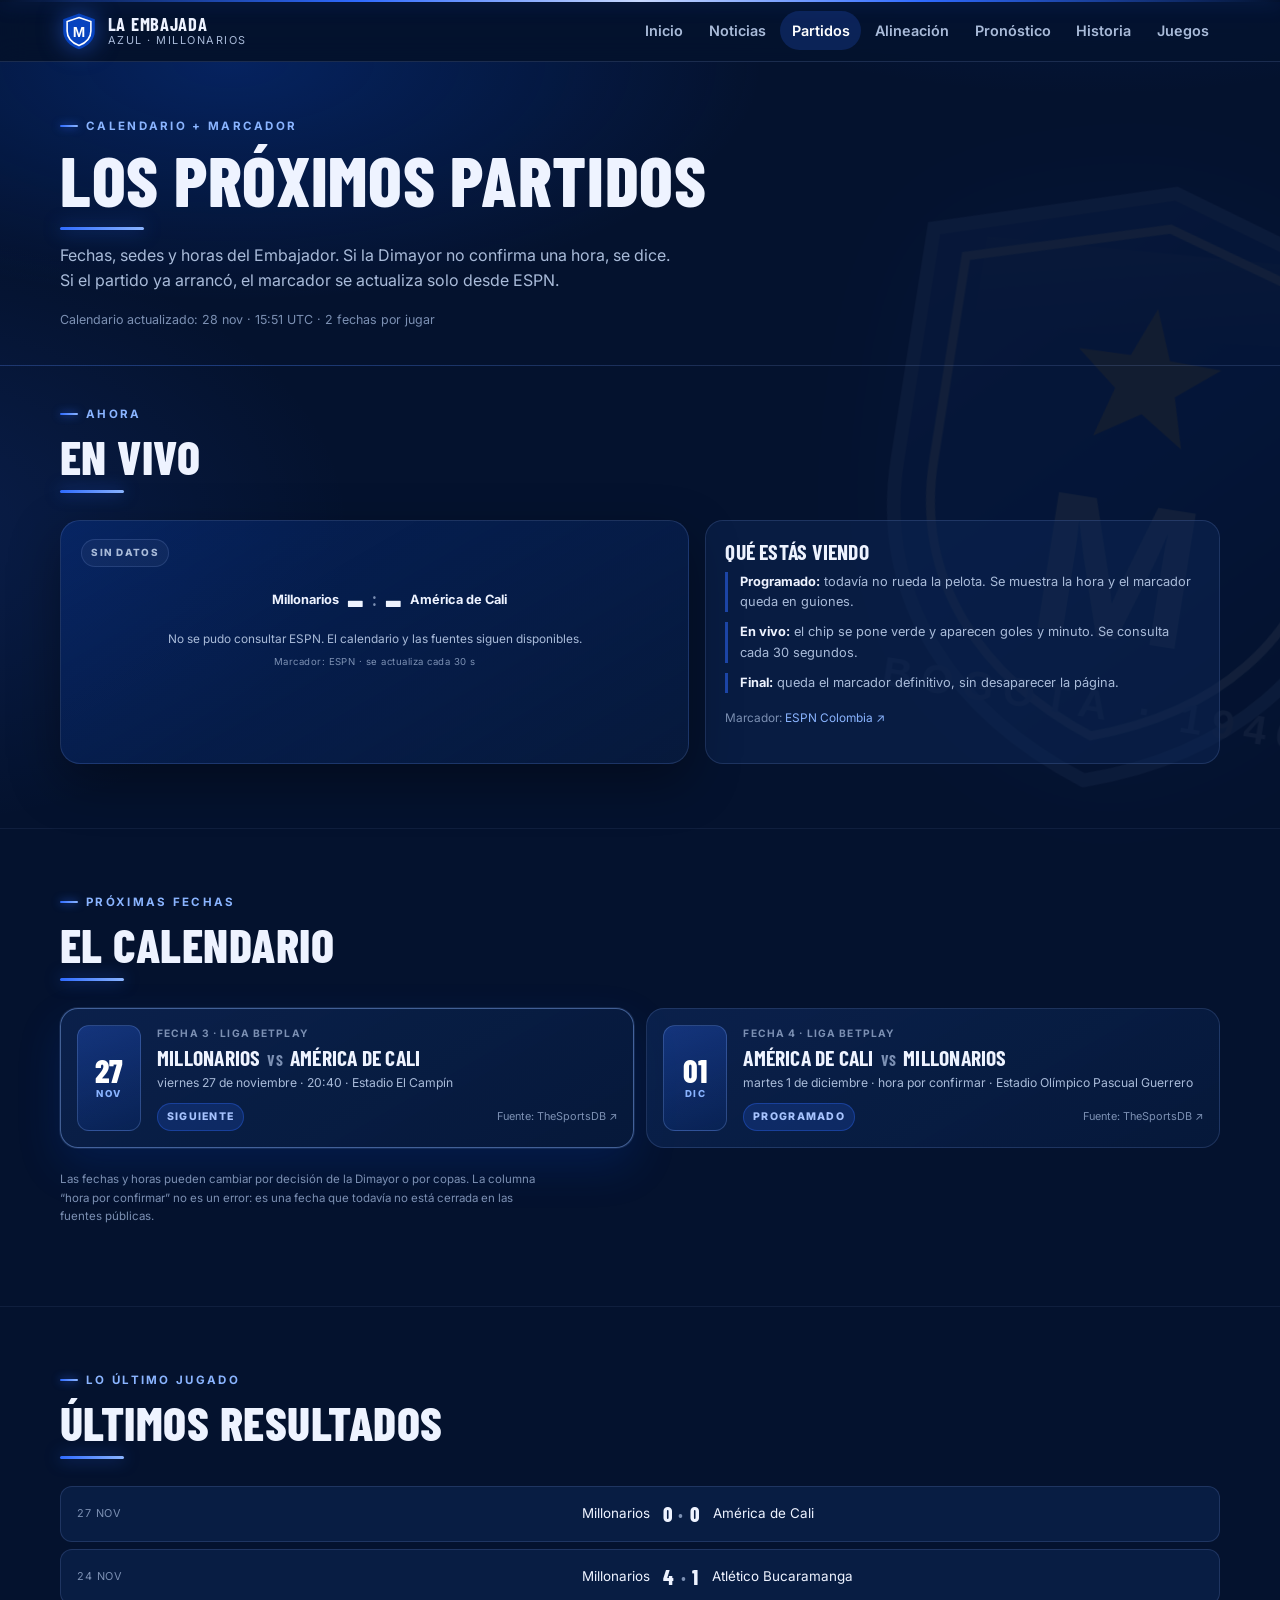
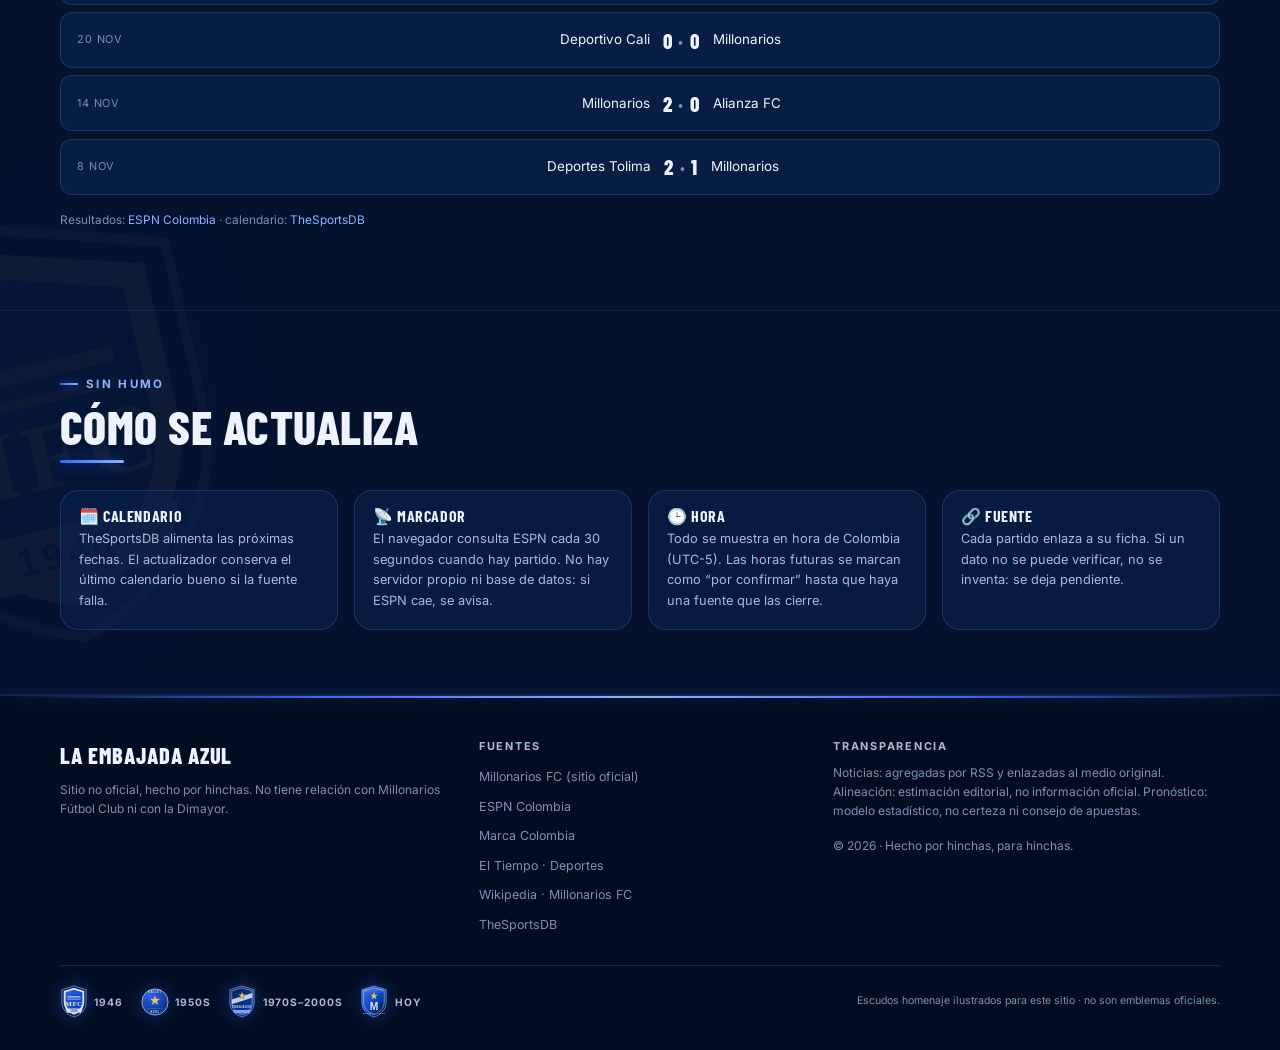
<file: partidos.html>
<!doctype html>
<html lang="es">
<head>
<meta charset="utf-8">
<meta name="viewport" content="width=device-width, initial-scale=1">
<title>Partidos · La Embajada Azul</title>
<meta name="description" content="Próximos partidos, calendario y marcador en vivo de Millonarios.">
<meta name="theme-color" content="#04122e">
<meta property="og:type" content="website">
<meta property="og:site_name" content="La Embajada Azul">
<meta property="og:title" content="Partidos · La Embajada Azul">
<meta property="og:description" content="Próximos partidos, calendario y marcador en vivo de Millonarios.">
<meta name="twitter:card" content="summary_large_image">
<link rel="icon" href="static/favicon.svg" type="image/svg+xml">
<link rel="preconnect" href="https://fonts.googleapis.com">
<link rel="preconnect" href="https://fonts.gstatic.com" crossorigin>
<link href="https://fonts.googleapis.com/css2?family=Barlow+Condensed:wght@600;700;800&family=Inter:wght@400;500;600;700&display=swap" rel="stylesheet">
<link rel="stylesheet" href="static/styles.css?v=c7be3090">

</head>
<body class="">
<a class="skip" href="#contenido">Saltar al contenido</a>
<header class="cabecera">
  <div class="contenedor cabecera__fila">
    
    <a class="marca" href="index.html" aria-label="La Embajada Azul, inicio">
      <span class="marca__escudo" aria-hidden="true">
        <svg viewBox="0 0 48 48" role="img">
          <path d="M24 2 44 9v15c0 11-8.4 19.2-20 23C12.4 43.2 4 35 4 24V9Z" fill="#0743bf"/>
          <path d="M24 7 39 12v12c0 8.6-6.4 15-15 18.4C15.4 39 9 32.6 9 24V12Z" fill="none" stroke="#fff" stroke-width="2"/>
          <text x="24" y="31" text-anchor="middle" font-family="Arial Black, Arial, sans-serif" font-size="19" font-weight="900" fill="#fff">M</text>
        </svg>
      </span>
      <span class="marca__texto"><strong>La Embajada</strong><small>Azul · Millonarios</small></span>
    </a>
    <button class="nav__boton" type="button" aria-expanded="false" aria-controls="menu-principal">
      <span></span><span></span><span></span><span class="sr-only">Abrir menú</span>
    </button>
    <nav class="nav" id="menu-principal" aria-label="Principal"><a class="nav__link" href="index.html">Inicio</a><a class="nav__link" href="noticias.html">Noticias</a><a class="nav__link is-active" href="partidos.html" aria-current="page">Partidos</a><a class="nav__link" href="alineacion.html">Alineación</a><a class="nav__link" href="pronostico.html">Pronóstico</a><a class="nav__link" href="historia.html">Historia</a><a class="nav__link" href="juegos.html">Juegos</a></nav>
  </div>
</header>
<main id="contenido">
  <div class="fondo-escudo" aria-hidden="true"><img src="static/escudos/actual.svg" alt="" loading="lazy"></div>
  <div class="fondo-escudo fondo-escudo--dos" aria-hidden="true"><img src="static/escudos/1946.svg" alt="" loading="lazy"></div>

    <section class="cabecera-pagina cabecera-pagina--partidos">
      <div class="contenedor">
        <p class="eyebrow">Calendario + marcador</p>
        <h1>Los próximos partidos</h1>
        <p class="cabecera-pagina__bajada">Fechas, sedes y horas del Embajador. Si la Dimayor no confirma una hora, se dice. Si el partido ya arrancó, el marcador se actualiza solo desde ESPN.</p>
        <p class="cabecera-pagina__meta">Calendario actualizado: 28 nov · 15:51 UTC · 2 fechas por jugar</p>
      </div>
    </section>
    <section class="seccion seccion--ajustada">
      <div class="contenedor">
        <div class="seccion__cabecera"><p class="eyebrow">Ahora</p><h2 class="seccion__titulo">En vivo</h2></div>
        <div class="envivo-grid">
          
        <div class="envivo envivo--completo" data-en-vivo data-evento="401936054"
             data-local="Millonarios" data-visitante="América de Cali"
             data-local-es-home="true" data-cuando="viernes 27 de noviembre · 20:40 (Colombia)">
          <div class="envivo__top">
            <span class="envivo__chip" data-envivo-chip>Programado</span>
            <span class="envivo__reloj" data-envivo-reloj></span>
          </div>
          <div class="envivo__marcador">
            <span class="envivo__equipo">Millonarios</span>
            <strong class="envivo__goles" data-envivo-local>–</strong>
            <span class="envivo__sep">:</span>
            <strong class="envivo__goles" data-envivo-visitante>–</strong>
            <span class="envivo__equipo">América de Cali</span>
          </div>
          <p class="envivo__estado" data-envivo-estado>viernes 27 de noviembre · 20:40 (Colombia)</p>
          <p class="envivo__nota">Marcador: ESPN · se actualiza cada 30 s</p>
        </div>
          <aside class="panel envivo-info">
            <h3>Qué estás viendo</h3>
            <ul class="envivo-info__lista">
              <li><strong>Programado:</strong> todavía no rueda la pelota. Se muestra la hora y el marcador queda en guiones.</li>
              <li><strong>En vivo:</strong> el chip se pone verde y aparecen goles y minuto. Se consulta cada 30 segundos.</li>
              <li><strong>Final:</strong> queda el marcador definitivo, sin desaparecer la página.</li>
            </ul>
            <p class="fuente-inline">Marcador: <a href="https://www.espn.com.co/futbol/colombia/" target="_blank" rel="noopener">ESPN Colombia ↗</a></p>
          </aside>
        </div>
      </div>
    </section>
    <section class="seccion">
      <div class="contenedor">
        <div class="seccion__cabecera"><p class="eyebrow">Próximas fechas</p><h2 class="seccion__titulo">El calendario</h2></div>
        <div class="calendario-grid calendario-grid--pagina">
      <article class="partido-card partido-card--siguiente">
        <div class="partido-card__fecha"><span>27</span><small>NOV</small></div>
        <div class="partido-card__cuerpo">
          <p class="partido-card__meta">Fecha 3 · Liga BetPlay</p>
          <h3 class="partido-card__equipos">Millonarios <span>vs</span> América de Cali</h3>
          <p class="partido-card__detalle">viernes 27 de noviembre · 20:40 · Estadio El Campín</p>
          <div class="partido-card__pie">
            <span class="chip chip--club">Siguiente</span>
            <a href="https://www.thesportsdb.com/event/2630935" target="_blank" rel="noopener">Fuente: TheSportsDB ↗</a>
          </div>
        </div>
      </article>
      <article class="partido-card">
        <div class="partido-card__fecha"><span>01</span><small>DIC</small></div>
        <div class="partido-card__cuerpo">
          <p class="partido-card__meta">Fecha 4 · Liga BetPlay</p>
          <h3 class="partido-card__equipos">América de Cali <span>vs</span> Millonarios</h3>
          <p class="partido-card__detalle">martes 1 de diciembre · hora por confirmar · Estadio Olímpico Pascual Guerrero</p>
          <div class="partido-card__pie">
            <span class="chip chip--club">Programado</span>
            <a href="https://www.thesportsdb.com/event/2630939" target="_blank" rel="noopener">Fuente: TheSportsDB ↗</a>
          </div>
        </div>
      </article></div>
        <p class="nota-legal">Las fechas y horas pueden cambiar por decisión de la Dimayor o por copas. La columna “hora por confirmar” no es un error: es una fecha que todavía no está cerrada en las fuentes públicas.</p>
      </div>
    </section>
    <section class="seccion">
      <div class="contenedor">
        <div class="seccion__cabecera"><p class="eyebrow">Lo último jugado</p><h2 class="seccion__titulo">Últimos resultados</h2></div>
        <ol class="resultados">
      <li class="resultado">
        <time class="resultado__fecha" datetime="2026-11-28T01:40Z">27 nov</time>
        <span class="resultado__equipo">Millonarios</span>
        <strong class="resultado__marcador">0 <span>·</span> 0</strong>
        <span class="resultado__equipo">América de Cali</span>
      </li>
      <li class="resultado">
        <time class="resultado__fecha" datetime="2026-11-24T23:20Z">24 nov</time>
        <span class="resultado__equipo">Millonarios</span>
        <strong class="resultado__marcador">4 <span>·</span> 1</strong>
        <span class="resultado__equipo">Atlético Bucaramanga</span>
      </li>
      <li class="resultado">
        <time class="resultado__fecha" datetime="2026-11-21T01:40Z">20 nov</time>
        <span class="resultado__equipo">Deportivo Cali</span>
        <strong class="resultado__marcador">0 <span>·</span> 0</strong>
        <span class="resultado__equipo">Millonarios</span>
      </li>
      <li class="resultado">
        <time class="resultado__fecha" datetime="2026-11-14T20:30Z">14 nov</time>
        <span class="resultado__equipo">Millonarios</span>
        <strong class="resultado__marcador">2 <span>·</span> 0</strong>
        <span class="resultado__equipo">Alianza FC</span>
      </li>
      <li class="resultado">
        <time class="resultado__fecha" datetime="2026-11-08T23:10Z">8 nov</time>
        <span class="resultado__equipo">Deportes Tolima</span>
        <strong class="resultado__marcador">2 <span>·</span> 1</strong>
        <span class="resultado__equipo">Millonarios</span>
      </li></ol>
        <p class="fuente-inline">Resultados: <a href="https://www.espn.com.co/futbol/colombia/" target="_blank" rel="noopener">ESPN Colombia</a> · calendario: <a href="https://www.thesportsdb.com/team/137617" target="_blank" rel="noopener">TheSportsDB</a></p>
      </div>
    </section>
    <section class="seccion">
      <div class="contenedor">
        <div class="seccion__cabecera"><p class="eyebrow">Sin humo</p><h2 class="seccion__titulo">Cómo se actualiza</h2></div>
        <div class="transparencia">
          <div><h3>🗓️ Calendario</h3><p>TheSportsDB alimenta las próximas fechas. El actualizador conserva el último calendario bueno si la fuente falla.</p></div>
          <div><h3>📡 Marcador</h3><p>El navegador consulta ESPN cada 30 segundos cuando hay partido. No hay servidor propio ni base de datos: si ESPN cae, se avisa.</p></div>
          <div><h3>🕒 Hora</h3><p>Todo se muestra en hora de Colombia (UTC-5). Las horas futuras se marcan como “por confirmar” hasta que haya una fuente que las cierre.</p></div>
          <div><h3>🔗 Fuente</h3><p>Cada partido enlaza a su ficha. Si un dato no se puede verificar, no se inventa: se deja pendiente.</p></div>
        </div>
      </div>
    </section>
</main>
<footer class="pie">
  <div class="contenedor pie__grid">
    <div>
      <p class="pie__marca">La Embajada Azul</p>
      <p class="pie__aviso">Sitio no oficial, hecho por hinchas. No tiene relación con Millonarios Fútbol Club ni con la Dimayor.</p>
    </div>
    <div>
      <p class="pie__titulo">Fuentes</p>
      <ul class="pie__lista"><li><a href="https://millonarios.com.co/" target="_blank" rel="noopener">Millonarios FC (sitio oficial)</a></li><li><a href="https://www.espn.com.co/futbol/colombia/" target="_blank" rel="noopener">ESPN Colombia</a></li><li><a href="https://www.marca.com/co/" target="_blank" rel="noopener">Marca Colombia</a></li><li><a href="https://www.eltiempo.com/deportes" target="_blank" rel="noopener">El Tiempo · Deportes</a></li><li><a href="https://es.wikipedia.org/wiki/Millonarios_F%C3%BAtbol_Club" target="_blank" rel="noopener">Wikipedia · Millonarios FC</a></li><li><a href="https://www.thesportsdb.com/" target="_blank" rel="noopener">TheSportsDB</a></li></ul>
    </div>
    <div>
      <p class="pie__titulo">Transparencia</p>
      <p class="pie__texto">Noticias: agregadas por RSS y enlazadas al medio original. Alineación: estimación editorial, no información oficial. Pronóstico: modelo estadístico, no certeza ni consejo de apuestas.</p>
      <p class="pie__texto">© 2026 · Hecho por hinchas, para hinchas.</p>
    </div>
  </div>
  <div class="contenedor pie__franja">
    <div class="pie__escudos" aria-label="Escudos homenaje del club"><span class="pie__escudo"><img src="static/escudos/1946.svg" alt="" loading="lazy"><b>1946</b></span><span class="pie__escudo"><img src="static/escudos/ballet.svg" alt="" loading="lazy"><b>1950s</b></span><span class="pie__escudo"><img src="static/escudos/embajador.svg" alt="" loading="lazy"><b>1970s–2000s</b></span><span class="pie__escudo"><img src="static/escudos/actual.svg" alt="" loading="lazy"><b>Hoy</b></span></div>
    <p class="pie__nota-escudos">Escudos homenaje ilustrados para este sitio · no son emblemas oficiales.</p>
  </div>
</footer>
<script src="static/app.js?v=8f730b6c" defer></script>
<script src="static/envivo.js?v=9899f751" defer></script>
</body>
</html>
</file>
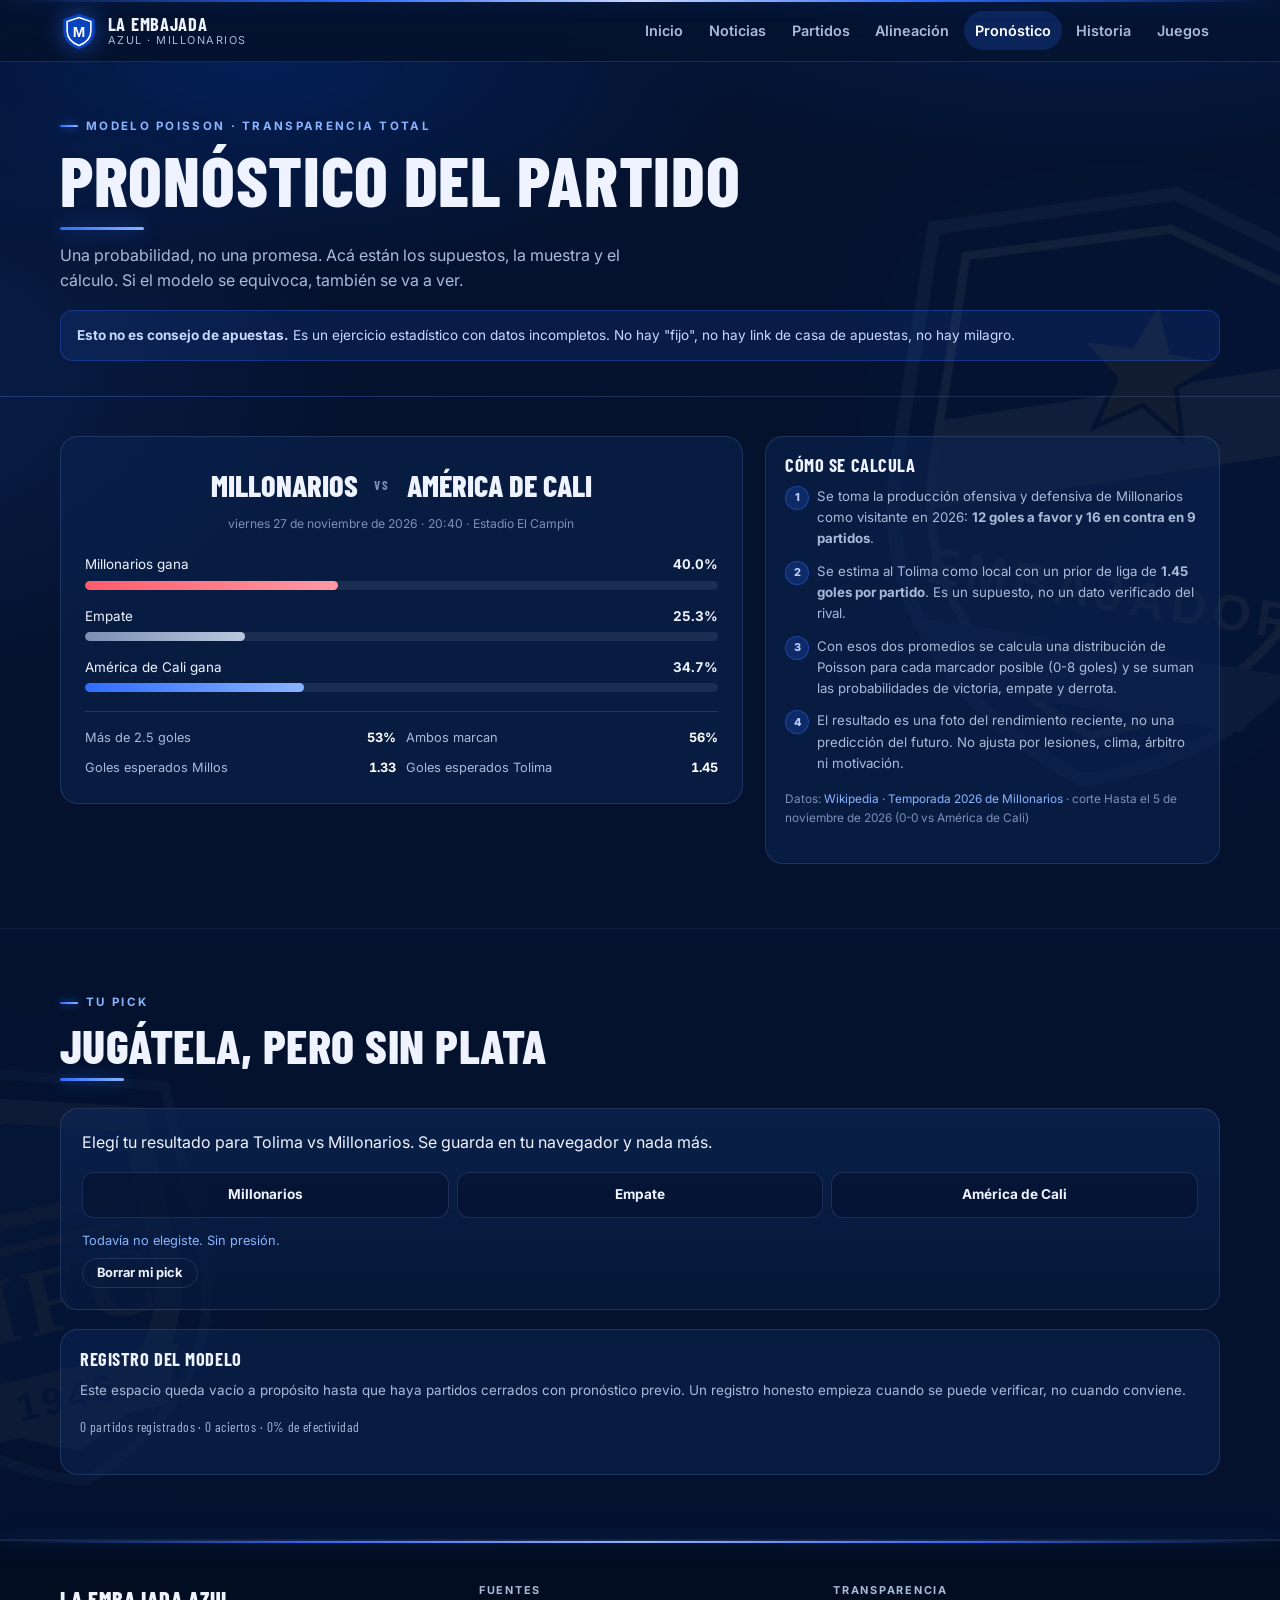
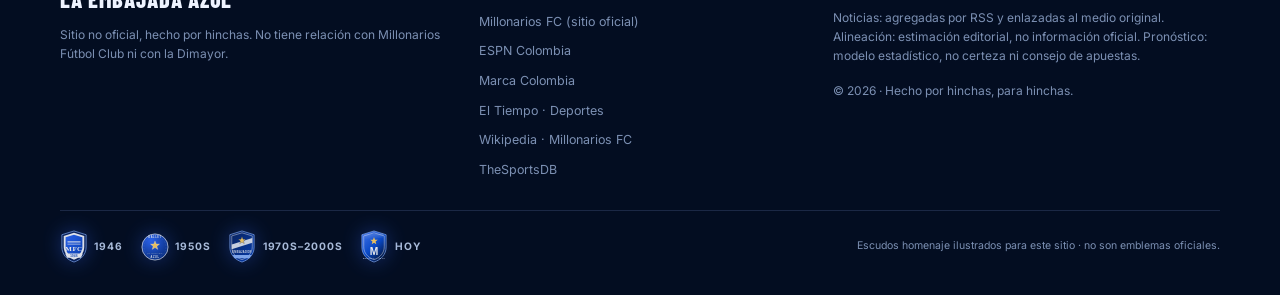
<file: pronostico.html>
<!doctype html>
<html lang="es">
<head>
<meta charset="utf-8">
<meta name="viewport" content="width=device-width, initial-scale=1">
<title>Pronóstico · La Embajada Azul</title>
<meta name="description" content="Pronóstico probabilístico y transparente del próximo partido de Millonarios.">
<meta name="theme-color" content="#04122e">
<meta property="og:type" content="website">
<meta property="og:site_name" content="La Embajada Azul">
<meta property="og:title" content="Pronóstico · La Embajada Azul">
<meta property="og:description" content="Pronóstico probabilístico y transparente del próximo partido de Millonarios.">
<meta name="twitter:card" content="summary_large_image">
<link rel="icon" href="static/favicon.svg" type="image/svg+xml">
<link rel="preconnect" href="https://fonts.googleapis.com">
<link rel="preconnect" href="https://fonts.gstatic.com" crossorigin>
<link href="https://fonts.googleapis.com/css2?family=Barlow+Condensed:wght@600;700;800&family=Inter:wght@400;500;600;700&display=swap" rel="stylesheet">
<link rel="stylesheet" href="static/styles.css?v=c7be3090">

</head>
<body class="">
<a class="skip" href="#contenido">Saltar al contenido</a>
<header class="cabecera">
  <div class="contenedor cabecera__fila">
    
    <a class="marca" href="index.html" aria-label="La Embajada Azul, inicio">
      <span class="marca__escudo" aria-hidden="true">
        <svg viewBox="0 0 48 48" role="img">
          <path d="M24 2 44 9v15c0 11-8.4 19.2-20 23C12.4 43.2 4 35 4 24V9Z" fill="#0743bf"/>
          <path d="M24 7 39 12v12c0 8.6-6.4 15-15 18.4C15.4 39 9 32.6 9 24V12Z" fill="none" stroke="#fff" stroke-width="2"/>
          <text x="24" y="31" text-anchor="middle" font-family="Arial Black, Arial, sans-serif" font-size="19" font-weight="900" fill="#fff">M</text>
        </svg>
      </span>
      <span class="marca__texto"><strong>La Embajada</strong><small>Azul · Millonarios</small></span>
    </a>
    <button class="nav__boton" type="button" aria-expanded="false" aria-controls="menu-principal">
      <span></span><span></span><span></span><span class="sr-only">Abrir menú</span>
    </button>
    <nav class="nav" id="menu-principal" aria-label="Principal"><a class="nav__link" href="index.html">Inicio</a><a class="nav__link" href="noticias.html">Noticias</a><a class="nav__link" href="partidos.html">Partidos</a><a class="nav__link" href="alineacion.html">Alineación</a><a class="nav__link is-active" href="pronostico.html" aria-current="page">Pronóstico</a><a class="nav__link" href="historia.html">Historia</a><a class="nav__link" href="juegos.html">Juegos</a></nav>
  </div>
</header>
<main id="contenido">
  <div class="fondo-escudo" aria-hidden="true"><img src="static/escudos/embajador.svg" alt="" loading="lazy"></div>
  <div class="fondo-escudo fondo-escudo--dos" aria-hidden="true"><img src="static/escudos/1946.svg" alt="" loading="lazy"></div>

    <section class="cabecera-pagina">
      <div class="contenedor">
        <p class="eyebrow">Modelo Poisson · transparencia total</p>
        <h1>Pronóstico del partido</h1>
        <p class="cabecera-pagina__bajada">Una probabilidad, no una promesa. Acá están los supuestos, la muestra y el cálculo. Si el modelo se equivoca, también se va a ver.</p>
        <div class="aviso aviso--info"><strong>Esto no es consejo de apuestas.</strong> Es un ejercicio estadístico con datos incompletos. No hay "fijo", no hay link de casa de apuestas, no hay milagro.</div>
      </div>
    </section>
    <section class="seccion seccion--ajustada">
      <div class="contenedor pronostico-grid">
        <div class="panel panel--grande">
          <div class="partido-mini"><span>Millonarios</span><strong>vs</strong><span>América de Cali</span></div>
          <p class="panel__sub">viernes 27 de noviembre de 2026 · 20:40 · Estadio El Campín</p>
          <div class="prob">
          <div class="prob__fila"><span>Millonarios gana</span><strong>40.0%</strong></div>
          <div class="prob__barra"><span class="barra--roja" style="width:40.0%"></span></div>
        </div>
          <div class="prob">
          <div class="prob__fila"><span>Empate</span><strong>25.3%</strong></div>
          <div class="prob__barra"><span class="barra--gris" style="width:25.3%"></span></div>
        </div>
          <div class="prob">
          <div class="prob__fila"><span>América de Cali gana</span><strong>34.7%</strong></div>
          <div class="prob__barra"><span class="barra--azul" style="width:34.7%"></span></div>
        </div>
          <div class="prob-dobles">
            <div><span>Más de 2.5 goles</span><strong>53%</strong></div>
            <div><span>Ambos marcan</span><strong>56%</strong></div>
            <div><span>Goles esperados Millos</span><strong>1.33</strong></div>
            <div><span>Goles esperados Tolima</span><strong>1.45</strong></div>
          </div>
        </div>
        <aside class="panel">
          <h2>Cómo se calcula</h2>
          <ol class="pasos">
            <li>Se toma la producción ofensiva y defensiva de Millonarios como visitante en 2026: <strong>12 goles a favor y 16 en contra en 9 partidos</strong>.</li>
            <li>Se estima al Tolima como local con un prior de liga de <strong>1.45 goles por partido</strong>. Es un supuesto, no un dato verificado del rival.</li>
            <li>Con esos dos promedios se calcula una distribución de Poisson para cada marcador posible (0-8 goles) y se suman las probabilidades de victoria, empate y derrota.</li>
            <li>El resultado es una foto del rendimiento reciente, no una predicción del futuro. No ajusta por lesiones, clima, árbitro ni motivación.</li>
          </ol>
          <p class="fuente-inline">Datos: <a href="https://es.wikipedia.org/wiki/Anexo:Temporada_2026_de_Millonarios_F%C3%BAtbol_Club" target="_blank" rel="noopener">Wikipedia · Temporada 2026 de Millonarios</a> · corte Hasta el 5 de noviembre de 2026 (0-0 vs América de Cali)</p>
        </aside>
      </div>
    </section>
    <section class="seccion">
      <div class="contenedor">
        <div class="seccion__cabecera"><p class="eyebrow">Tu pick</p><h2 class="seccion__titulo">Jugátela, pero sin plata</h2></div>
        <div class="pick" id="pick" data-local="Millonarios" data-visitante="América de Cali">
          <p>Elegí tu resultado para Tolima vs Millonarios. Se guarda en tu navegador y nada más.</p>
          <div class="pick__botones" role="group" aria-label="Elegir resultado">
            <button type="button" class="pick__opcion" data-pick="local">Millonarios</button>
            <button type="button" class="pick__opcion" data-pick="empate">Empate</button>
            <button type="button" class="pick__opcion" data-pick="visitante">América de Cali</button>
          </div>
          <p class="pick__estado" id="pick-estado" aria-live="polite"></p>
          <button type="button" class="boton boton--fantasma boton--chico" id="pick-limpiar">Borrar mi pick</button>
        </div>
        <div class="panel panel--registro">
          <h2>Registro del modelo</h2>
          <p>Este espacio queda vacío a propósito hasta que haya partidos cerrados con pronóstico previo. Un registro honesto empieza cuando se puede verificar, no cuando conviene.</p>
          <p class="registro-vacio">0 partidos registrados · 0 aciertos · 0% de efectividad</p>
        </div>
      </div>
    </section>
</main>
<footer class="pie">
  <div class="contenedor pie__grid">
    <div>
      <p class="pie__marca">La Embajada Azul</p>
      <p class="pie__aviso">Sitio no oficial, hecho por hinchas. No tiene relación con Millonarios Fútbol Club ni con la Dimayor.</p>
    </div>
    <div>
      <p class="pie__titulo">Fuentes</p>
      <ul class="pie__lista"><li><a href="https://millonarios.com.co/" target="_blank" rel="noopener">Millonarios FC (sitio oficial)</a></li><li><a href="https://www.espn.com.co/futbol/colombia/" target="_blank" rel="noopener">ESPN Colombia</a></li><li><a href="https://www.marca.com/co/" target="_blank" rel="noopener">Marca Colombia</a></li><li><a href="https://www.eltiempo.com/deportes" target="_blank" rel="noopener">El Tiempo · Deportes</a></li><li><a href="https://es.wikipedia.org/wiki/Millonarios_F%C3%BAtbol_Club" target="_blank" rel="noopener">Wikipedia · Millonarios FC</a></li><li><a href="https://www.thesportsdb.com/" target="_blank" rel="noopener">TheSportsDB</a></li></ul>
    </div>
    <div>
      <p class="pie__titulo">Transparencia</p>
      <p class="pie__texto">Noticias: agregadas por RSS y enlazadas al medio original. Alineación: estimación editorial, no información oficial. Pronóstico: modelo estadístico, no certeza ni consejo de apuestas.</p>
      <p class="pie__texto">© 2026 · Hecho por hinchas, para hinchas.</p>
    </div>
  </div>
  <div class="contenedor pie__franja">
    <div class="pie__escudos" aria-label="Escudos homenaje del club"><span class="pie__escudo"><img src="static/escudos/1946.svg" alt="" loading="lazy"><b>1946</b></span><span class="pie__escudo"><img src="static/escudos/ballet.svg" alt="" loading="lazy"><b>1950s</b></span><span class="pie__escudo"><img src="static/escudos/embajador.svg" alt="" loading="lazy"><b>1970s–2000s</b></span><span class="pie__escudo"><img src="static/escudos/actual.svg" alt="" loading="lazy"><b>Hoy</b></span></div>
    <p class="pie__nota-escudos">Escudos homenaje ilustrados para este sitio · no son emblemas oficiales.</p>
  </div>
</footer>
<script src="static/app.js?v=8f730b6c" defer></script>
<script src="static/envivo.js?v=9899f751" defer></script>
</body>
</html>
</file>
<file: static/styles.css>
:root{
  --azul:#0743bf;
  --azul-claro:#2f6bff;
  --azul-medio:#0a2460;
  --fondo:#04122e;
  --fondo-2:#071a3d;
  --superficie:#0a1f47;
  --superficie-2:#0d2757;
  --borde:rgba(150,180,255,.16);
  --texto:#eef3ff;
  --texto-2:#a9bbd9;
  --texto-3:#7c90b3;
  --blanco:#ffffff;
  --rojo:#ff5c6c;
  --verde:#3dd68c;
  --amarillo:#ffd166;
  --radio:18px;
  --radio-chico:12px;
  --sombra:0 18px 50px rgba(0,0,0,.35);
  --display:"Barlow Condensed",Impact,"Arial Narrow",sans-serif;
  --texto-fuente:"Inter",system-ui,-apple-system,"Segoe UI",Roboto,sans-serif;
}

*{box-sizing:border-box}
html{scroll-behavior:smooth}
body{
  margin:0;
  font-family:var(--texto-fuente);
  background:
    radial-gradient(1100px 600px at 85% -10%, rgba(7,67,191,.35), transparent 60%),
    radial-gradient(800px 500px at -10% 20%, rgba(47,107,255,.14), transparent 60%),
    var(--fondo);
  color:var(--texto);
  line-height:1.6;
  -webkit-font-smoothing:antialiased;
}
img,svg{max-width:100%;display:block}
a{color:var(--cian,#8ab4ff);text-decoration:none}
a:hover{text-decoration:underline}
h1,h2,h3{font-family:var(--display);line-height:1.02;margin:0;letter-spacing:.01em}
p{margin:0 0 1rem}
ul,ol{margin:0;padding:0;list-style:none}
button{font:inherit;color:inherit}
[hidden]{display:none!important}
:focus-visible{outline:3px solid var(--amarillo);outline-offset:3px;border-radius:6px}

.contenedor{width:min(1160px,92vw);margin-inline:auto}
.sr-only{position:absolute;width:1px;height:1px;padding:0;margin:-1px;overflow:hidden;clip:rect(0 0 0 0);white-space:nowrap;border:0}
.skip{position:absolute;left:-999px;top:0;background:var(--amarillo);color:#10203f;padding:.6rem 1rem;z-index:100;font-weight:700}
.skip:focus{left:1rem;top:1rem}

/* ---------- cabecera ---------- */
.cabecera{position:sticky;top:0;z-index:50;background:rgba(4,18,46,.78);backdrop-filter:blur(14px);border-bottom:1px solid var(--borde)}
.cabecera__fila{display:flex;align-items:center;justify-content:space-between;gap:1rem;padding:.7rem 0}
.marca{display:flex;align-items:center;gap:.6rem;text-decoration:none;color:var(--texto)}
.marca:hover{text-decoration:none}
.marca__escudo{width:38px;flex:none}
.marca__texto{display:flex;flex-direction:column;line-height:1.05}
.marca__texto strong{font-family:var(--display);font-size:1.15rem;letter-spacing:.04em;text-transform:uppercase}
.marca__texto small{font-size:.68rem;color:var(--texto-2);letter-spacing:.14em;text-transform:uppercase}
.nav{display:flex;align-items:center;gap:.2rem}
.nav__link{position:relative;padding:.5rem .7rem;border-radius:999px;color:var(--texto-2);font-size:.9rem;font-weight:600;text-decoration:none}
.nav__link:hover{color:var(--texto);background:rgba(120,160,255,.1);text-decoration:none}
.nav__link.is-active{color:var(--blanco);background:rgba(47,107,255,.2)}
.nav__boton{display:none;width:42px;height:42px;border:1px solid var(--borde);background:transparent;border-radius:10px;cursor:pointer;padding:9px}
.nav__boton span:not(.sr-only){display:block;height:2px;background:var(--texto);margin:4px 0;border-radius:2px;transition:.2s}

/* ---------- hero ---------- */
.heroe{position:relative;overflow:hidden;padding:4.5rem 0 4rem;border-bottom:1px solid var(--borde)}
.heroe__lineas{position:absolute;inset:0;pointer-events:none;opacity:.45;
  background:
    linear-gradient(90deg,transparent 49.7%,rgba(160,190,255,.16) 49.8%,transparent 50%),
    repeating-linear-gradient(0deg,transparent 0 78px,rgba(160,190,255,.07) 79px 80px);
  mask-image:radial-gradient(70% 80% at 50% 40%,#000 20%,transparent 100%);
}
.heroe__grid{position:relative;display:grid;grid-template-columns:1.05fr .95fr;gap:3rem;align-items:center}
.eyebrow{margin:0 0 .55rem;font-size:.72rem;font-weight:700;letter-spacing:.2em;text-transform:uppercase;color:#8ab4ff}
.heroe__titulo{font-size:clamp(3.2rem,8vw,6.4rem);font-weight:800;text-transform:uppercase;letter-spacing:-.01em}
.heroe__titulo span{color:#8ab4ff;text-shadow:0 0 60px rgba(47,107,255,.45)}
.heroe__bajada{max-width:34ch;color:var(--texto-2);font-size:1.02rem;margin-top:1.2rem}
.heroe__acciones{display:flex;flex-wrap:wrap;gap:.7rem;margin-top:1.6rem}
.heroe__nota{margin-top:1.3rem;font-size:.76rem;color:var(--texto-3);letter-spacing:.04em}

.boton{display:inline-flex;align-items:center;justify-content:center;gap:.4rem;padding:.72rem 1.25rem;border-radius:999px;border:1px solid transparent;font-weight:700;font-size:.9rem;line-height:1;text-decoration:none;cursor:pointer;transition:transform .15s,background .15s,border-color .15s}
.boton:hover{transform:translateY(-1px);text-decoration:none}
.boton--primario{background:linear-gradient(135deg,var(--azul-claro),var(--azul));color:#fff;box-shadow:0 10px 30px rgba(7,67,191,.4)}
.boton--primario:hover{background:linear-gradient(135deg,#4b80ff,#0a4fd8)}
.boton--fantasma{background:transparent;border-color:var(--borde);color:var(--texto)}
.boton--fantasma:hover{border-color:#8ab4ff;background:rgba(47,107,255,.12)}
.boton--chico{padding:.5rem .9rem;font-size:.8rem}
.boton:disabled{opacity:.45;cursor:not-allowed;transform:none}

.partido{background:linear-gradient(180deg,rgba(13,39,87,.95),rgba(7,26,61,.95));border:1px solid var(--borde);border-radius:24px;padding:1.4rem;box-shadow:var(--sombra);position:relative;overflow:hidden}
.partido::after{content:"";position:absolute;inset:auto -30% -60% -30%;height:140px;background:radial-gradient(closest-side,rgba(47,107,255,.35),transparent);pointer-events:none}
.partido__cabecera{display:flex;justify-content:space-between;align-items:center;gap:.6rem;margin-bottom:1rem}
.partido__jornada{font-size:.72rem;color:var(--texto-3);text-transform:uppercase;letter-spacing:.08em;text-align:right}
.chip{display:inline-flex;align-items:center;gap:.35rem;font-size:.66rem;font-weight:800;letter-spacing:.12em;text-transform:uppercase;padding:.28rem .55rem;border-radius:999px;border:1px solid transparent}
.chip--vivo{background:rgba(61,214,140,.14);color:#7df0b6;border-color:rgba(61,214,140,.35)}
.chip--club{background:rgba(47,107,255,.18);color:#a8c4ff;border-color:rgba(47,107,255,.35)}
.chip--prensa{background:rgba(255,209,102,.13);color:#ffdf9b;border-color:rgba(255,209,102,.3)}
.partido__equipos{display:grid;grid-template-columns:1fr auto 1fr;align-items:center;gap:.5rem;text-align:center;margin:.4rem 0 .8rem}
.partido__equipo{display:flex;flex-direction:column;align-items:center;gap:.5rem;font-weight:700;font-size:1rem;line-height:1.2}
.partido__inicial{display:grid;place-items:center;width:54px;height:54px;border-radius:16px;background:rgba(255,255,255,.06);border:1px solid var(--borde);font-family:var(--display);font-size:1.7rem;font-weight:800}
.partido__equipo--millos .partido__inicial{background:linear-gradient(145deg,#1d5bff,#0743bf);border-color:#5c8dff;box-shadow:0 8px 24px rgba(7,67,191,.5)}
.partido__vs{font-family:var(--display);font-size:.95rem;color:var(--texto-3);text-transform:uppercase;letter-spacing:.16em}
.partido__fecha{margin:0;text-align:center;font-weight:600;color:var(--texto)}
.partido__estadio{margin:.1rem 0 1rem;text-align:center;font-size:.8rem;color:var(--texto-3)}
.cuenta{display:grid;grid-template-columns:repeat(4,1fr);gap:.4rem;padding:.7rem;background:rgba(0,0,0,.22);border:1px solid var(--borde);border-radius:14px;margin-bottom:1rem}
.cuenta div{text-align:center}
.cuenta strong{display:block;font-family:var(--display);font-size:1.6rem;font-weight:800;font-variant-numeric:tabular-nums}
.cuenta span{font-size:.6rem;letter-spacing:.14em;text-transform:uppercase;color:var(--texto-3)}
.partido__contexto{font-size:.82rem;color:var(--texto-2);margin-bottom:.7rem}
.partido__fuente{font-size:.72rem;color:var(--texto-3)}
.partido__fuente:hover{color:#fff}

/* ---------- secciones ---------- */
.seccion{padding:4rem 0;border-bottom:1px solid rgba(150,180,255,.08)}
.seccion--ajustada{padding-top:2.4rem}
.seccion__cabecera{max-width:46rem;margin-bottom:1.6rem}
.seccion__titulo{font-size:clamp(2rem,4.2vw,3rem);font-weight:800;text-transform:uppercase}
.seccion__pie{margin-top:1.5rem}
.seccion__cabecera--separada{margin-top:2.4rem}

.noticias-grid{display:grid;grid-template-columns:repeat(3,1fr);gap:1rem}
.noticia{display:flex;flex-direction:column;gap:.55rem;background:linear-gradient(180deg,rgba(13,39,87,.7),rgba(7,26,61,.75));border:1px solid var(--borde);border-radius:var(--radio);padding:1.1rem;transition:border-color .15s,transform .15s}
.noticia:hover{border-color:rgba(138,180,255,.45);transform:translateY(-2px)}
.noticia__meta{display:flex;align-items:center;gap:.5rem;flex-wrap:wrap;font-size:.68rem;color:var(--texto-3)}
.noticia__fuente{font-weight:700;color:var(--texto-2)}
.noticia__titulo{font-family:var(--texto-fuente);font-size:.98rem;font-weight:700;line-height:1.35;margin:0;letter-spacing:0}
.noticia__titulo a{color:var(--texto);text-decoration:none}
.noticia__titulo a:hover{color:#b9d0ff;text-decoration:none}
.noticia__resumen{font-size:.82rem;color:var(--texto-2);margin:0}
.noticia__enlace{margin-top:auto;font-size:.76rem;font-weight:700;color:#8ab4ff}

.formas{display:grid;grid-template-columns:repeat(4,1fr);gap:.8rem}
.forma__bloque{background:rgba(13,39,87,.7);border:1px solid var(--borde);border-radius:var(--radio);padding:1rem;text-align:center}
.forma__dato{display:block;font-family:var(--display);font-size:2.6rem;font-weight:800;line-height:1;color:#fff}
.forma__bloque span:last-child{font-size:.7rem;text-transform:uppercase;letter-spacing:.12em;color:var(--texto-3)}
.formas__split{display:grid;grid-template-columns:1fr 1fr;gap:.8rem;margin-top:.8rem}
.forma__casa,.forma__fuera{background:rgba(13,39,87,.5);border:1px solid var(--borde);border-radius:var(--radio);padding:1rem 1.1rem}
.forma__titulo{margin:0;font-size:.7rem;text-transform:uppercase;letter-spacing:.14em;color:var(--texto-3)}
.forma__linea{margin:.2rem 0 0;font-family:var(--display);font-size:1.7rem;font-weight:800}
.forma__detalle{margin:0;font-size:.78rem;color:var(--texto-2)}
.fuente-inline{font-size:.74rem;color:var(--texto-3);margin-top:1rem}
.fuente-inline a{color:#8ab4ff}

.destacado{display:grid;grid-template-columns:1.3fr .7fr;gap:2rem;align-items:center;background:linear-gradient(110deg,rgba(7,67,191,.28),rgba(13,39,87,.6));border:1px solid var(--borde);border-radius:24px;padding:2rem}
.destacado__etiqueta{font-size:.7rem;letter-spacing:.16em;text-transform:uppercase;color:#8ab4ff;font-weight:700;margin-bottom:.4rem}
.destacado h3{font-size:clamp(1.6rem,3vw,2.3rem);text-transform:uppercase;margin-bottom:.6rem}
.destacado p{color:var(--texto-2);font-size:.9rem}
.mini-pitch{position:relative;aspect-ratio:3/4;border:2px solid rgba(255,255,255,.25);border-radius:14px;background:
  linear-gradient(0deg,transparent 49.6%,rgba(255,255,255,.18) 49.7%,transparent 50%),
  repeating-linear-gradient(90deg,rgba(255,255,255,.04) 0 10%,transparent 10% 20%),
  #0b3a2a}
.mini-pitch::before{content:"";position:absolute;width:34%;aspect-ratio:1;border:2px solid rgba(255,255,255,.22);border-radius:50%;left:33%;top:38%}
.mini-pitch span{position:absolute;width:7px;height:7px;border-radius:50%;background:#fff;box-shadow:0 0 8px rgba(255,255,255,.8)}
.mini-pitch span:nth-child(1){left:46%;top:88%}
.mini-pitch span:nth-child(2){left:16%;top:70%}
.mini-pitch span:nth-child(3){left:38%;top:72%}
.mini-pitch span:nth-child(4){left:60%;top:72%}
.mini-pitch span:nth-child(5){left:82%;top:70%}
.mini-pitch span:nth-child(6){left:28%;top:52%}
.mini-pitch span:nth-child(7){left:50%;top:56%}
.mini-pitch span:nth-child(8){left:72%;top:52%}
.mini-pitch span:nth-child(9){left:20%;top:30%}
.mini-pitch span:nth-child(10){left:50%;top:24%}
.mini-pitch span:nth-child(11){left:80%;top:30%}

.logros{display:grid;grid-template-columns:repeat(4,1fr);gap:1rem}
.logro{background:rgba(13,39,87,.55);border:1px solid var(--borde);border-radius:var(--radio);padding:1.3rem;text-align:center}
.logro__num{display:block;font-family:var(--display);font-size:3.4rem;font-weight:800;line-height:1;background:linear-gradient(180deg,#fff,#8ab4ff);-webkit-background-clip:text;background-clip:text;color:transparent}
.logro__titulo{font-size:.76rem;text-transform:uppercase;letter-spacing:.1em;color:var(--texto-2)}

.juegos-teaser{display:grid;grid-template-columns:repeat(3,1fr);gap:1rem}
.juego-card{background:rgba(13,39,87,.55);border:1px solid var(--borde);border-radius:var(--radio);padding:1.3rem;color:var(--texto);text-decoration:none;transition:border-color .15s,transform .15s}
.juego-card:hover{border-color:#8ab4ff;transform:translateY(-2px);text-decoration:none}
.juego-card__icono{font-size:1.5rem;display:block;margin-bottom:.5rem}
.juego-card h3{font-size:1.25rem;text-transform:uppercase;margin-bottom:.3rem}
.juego-card p{font-size:.82rem;color:var(--texto-2);margin:0}

.transparencia{display:grid;grid-template-columns:repeat(4,1fr);gap:1rem}
.transparencia>div{background:rgba(13,39,87,.45);border:1px solid var(--borde);border-radius:var(--radio);padding:1.1rem}
.transparencia h3{font-size:1rem;text-transform:uppercase;margin-bottom:.3rem;letter-spacing:.04em}
.transparencia p{font-size:.8rem;color:var(--texto-2);margin:0}

/* ---------- cabecera de página ---------- */
.cabecera-pagina{padding:3.4rem 0 2.2rem;border-bottom:1px solid var(--borde);background:radial-gradient(700px 300px at 20% 0%,rgba(7,67,191,.28),transparent 70%)}
.cabecera-pagina h1{font-size:clamp(2.4rem,6vw,4.4rem);font-weight:800;text-transform:uppercase}
.cabecera-pagina__bajada{max-width:62ch;color:var(--texto-2);margin-top:.8rem}
.cabecera-pagina__meta{font-size:.78rem;color:var(--texto-3);margin:0}
.cabecera-pagina--historia{background:radial-gradient(800px 360px at 20% 0%,rgba(7,67,191,.36),transparent 70%)}

.aviso{border-radius:var(--radio-chico);padding:.85rem 1rem;font-size:.85rem;margin-top:1rem;border:1px solid}
.aviso--info{background:rgba(47,107,255,.12);border-color:rgba(47,107,255,.3);color:#c8d9ff}
.aviso--error{background:rgba(255,92,108,.1);border-color:rgba(255,92,108,.3);color:#ffc4ca}

/* ---------- noticias ---------- */
.controles{display:flex;flex-wrap:wrap;gap:1rem;align-items:center;justify-content:space-between;margin-bottom:1.2rem}
.buscador{flex:1 1 260px;max-width:420px}
.buscador input{width:100%;padding:.75rem 1rem;border-radius:999px;border:1px solid var(--borde);background:rgba(4,18,46,.7);color:var(--texto);font:inherit;font-size:.88rem}
.buscador input::placeholder{color:var(--texto-3)}
.filtros{display:flex;flex-wrap:wrap;gap:.4rem}
.filtro{padding:.45rem .8rem;border-radius:999px;border:1px solid var(--borde);background:transparent;color:var(--texto-2);font-size:.76rem;font-weight:600;cursor:pointer}
.filtro:hover{border-color:#8ab4ff;color:#fff}
.filtro.is-active{background:var(--azul);border-color:var(--azul-claro);color:#fff}
.resultado-conteo{font-size:.76rem;color:var(--texto-3);margin-bottom:.8rem}
.noticias-lista{display:grid;gap:.8rem}
.noticias-lista .noticia{padding:1.2rem 1.3rem}
.noticias-lista .noticia__titulo{font-size:1.1rem}
.sin-resultados{text-align:center;color:var(--texto-2);padding:2rem 0}
.nota-legal{font-size:.72rem;color:var(--texto-3);margin-top:1.4rem;max-width:70ch}

/* ---------- alineación ---------- */
.alineacion-grid{display:grid;grid-template-columns:minmax(0,1.15fr) minmax(0,.85fr);gap:1.4rem;align-items:start}
.pizarra-card{background:linear-gradient(180deg,rgba(13,39,87,.6),rgba(7,26,61,.7));border:1px solid var(--borde);border-radius:24px;padding:1rem}
.pizarra-card__cabecera{display:flex;justify-content:space-between;align-items:center;font-size:.75rem;color:var(--texto-3);text-transform:uppercase;letter-spacing:.1em;margin-bottom:.8rem}
.pitch{position:relative;display:flex;flex-direction:column;justify-content:space-between;gap:.6rem;aspect-ratio:4/5;padding:1.1rem .8rem;border-radius:16px;border:2px solid rgba(255,255,255,.22);overflow:hidden;
  background:
    repeating-linear-gradient(0deg,rgba(255,255,255,.035) 0 9%,transparent 9% 18%),
    radial-gradient(circle at 50% 50%,rgba(255,255,255,.09) 0 12%,transparent 12.5%),
    linear-gradient(180deg,#0a4a34,#073726)}
.pitch::before,.pitch::after{content:"";position:absolute;left:50%;transform:translateX(-50%);width:46%;height:9%;border:2px solid rgba(255,255,255,.2)}
.pitch::before{top:-2px;border-top:0}
.pitch::after{bottom:-2px;border-bottom:0}
.pitch__fila{display:flex;justify-content:center;gap:.5rem;flex-wrap:wrap;position:relative;z-index:1}
.ficha{display:flex;flex-direction:column;align-items:center;gap:.15rem;min-width:52px}
.ficha__num{display:grid;place-items:center;width:34px;height:34px;border-radius:50%;background:linear-gradient(145deg,#2f6bff,#0743bf);border:2px solid #9dbcff;font-family:var(--display);font-weight:800;font-size:.95rem;box-shadow:0 6px 16px rgba(0,0,0,.35)}
.ficha__nombre{font-size:.6rem;font-weight:700;letter-spacing:.02em;text-align:center;color:#eaf1ff;text-shadow:0 1px 3px rgba(0,0,0,.8);max-width:70px;overflow:hidden;text-overflow:ellipsis;white-space:nowrap}
.pizarra-card__pie{text-align:center;font-size:.7rem;color:var(--texto-3);margin:.7rem 0 0}
.alineacion-lado{display:grid;gap:1rem}
.panel{background:rgba(13,39,87,.5);border:1px solid var(--borde);border-radius:var(--radio);padding:1.2rem}
.panel h2{font-size:1.15rem;text-transform:uppercase;margin-bottom:.7rem;letter-spacing:.03em}
.once li{display:flex;align-items:center;gap:.6rem;padding:.38rem 0;border-bottom:1px dashed rgba(150,180,255,.12);font-size:.86rem}
.once li:last-child{border-bottom:0}
.once__num{width:26px;text-align:center;font-family:var(--display);font-weight:800;color:#8ab4ff}
.once__nombre{flex:1}
.once__pos{font-size:.64rem;letter-spacing:.08em;color:var(--texto-3);text-transform:uppercase}
.bajas{display:grid;gap:.6rem}
.bajas li{display:flex;flex-direction:column;gap:.1rem;font-size:.82rem;color:var(--texto-2);padding-left:.9rem;position:relative}
.bajas li::before{content:"";position:absolute;left:0;top:.55em;width:6px;height:6px;border-radius:50%;background:var(--rojo)}
.bajas strong{color:var(--texto)}
.bajas a{font-size:.72rem;color:#8ab4ff;overflow-wrap:anywhere}
.ficha--baja .ficha__num{background:linear-gradient(145deg,#ff6b7a,#b81f36);border-color:#ffb3bd}
.ficha--duda .ficha__num{background:linear-gradient(145deg,#ffd166,#b8860b);border-color:#ffe6a3}
.ficha--alta .ficha__num{background:linear-gradient(145deg,#3dd68c,#0f8a56);border-color:#9cf0c4}
.ficha__aviso{font-size:.52rem;font-weight:800;letter-spacing:.06em;color:var(--rojo);text-transform:uppercase}
.ficha--duda .ficha__aviso{color:var(--amarillo)}
.ficha--alta .ficha__aviso{color:var(--verde)}
.once__item--baja .once__nombre{color:#ffb3bd}
.once__item--duda .once__nombre{color:var(--amarillo)}
.once__senal{font-size:.55rem;font-weight:800;letter-spacing:.06em;padding:.1rem .32rem;border-radius:999px;border:1px solid currentColor}
.once__item--baja .once__senal{color:#ff9aa6}
.once__item--duda .once__senal{color:var(--amarillo)}
.panel--senales h3{font-size:.82rem;text-transform:uppercase;letter-spacing:.06em;color:#8ab4ff;margin:1rem 0 .4rem}
.panel__sub{font-size:.72rem;color:var(--texto-3);margin:-.3rem 0 .8rem}
.senales{display:grid;gap:.7rem;list-style:none;padding:0;margin:0}
.senales li{display:flex;gap:.6rem;align-items:flex-start;font-size:.8rem;color:var(--texto-2)}
.senales li div{display:flex;flex-direction:column;gap:.12rem;min-width:0}
.senales strong{color:var(--texto)}
.senales a,.senales__titulares a{font-size:.72rem;color:#8ab4ff;overflow-wrap:anywhere}
.senales__titulares{display:grid;gap:.45rem;list-style:none;padding:0;margin:0}
.senales__titulares li{display:flex;flex-direction:column;gap:.05rem;font-size:.78rem}
.senales__titulares span{font-size:.68rem;color:var(--texto-3)}
.senales__vacio{color:var(--texto-3);font-size:.78rem}
.senal__tipo{flex:0 0 auto;font-size:.58rem;font-weight:800;letter-spacing:.06em;text-transform:uppercase;padding:.16rem .38rem;border-radius:999px;border:1px solid currentColor}
.senal__tipo--baja{color:#ff9aa6;background:rgba(255,92,108,.12)}
.senal__tipo--duda{color:var(--amarillo);background:rgba(255,209,102,.12)}
.senal__tipo--alta{color:var(--verde);background:rgba(61,214,140,.12)}
.senal__tipo--neutro{color:var(--texto-3)}
.convocados{display:grid;grid-template-columns:repeat(4,1fr);gap:1rem}
.grupo{background:rgba(13,39,87,.45);border:1px solid var(--borde);border-radius:var(--radio);padding:1rem}
.grupo h3{font-size:.95rem;text-transform:uppercase;letter-spacing:.06em;margin-bottom:.5rem;color:#8ab4ff}
.grupo li{font-size:.82rem;padding:.22rem 0;border-bottom:1px dashed rgba(150,180,255,.1)}
.grupo li:last-child{border-bottom:0}

/* ---------- pronóstico ---------- */
.pronostico-grid{display:grid;grid-template-columns:minmax(0,1.2fr) minmax(0,.8fr);gap:1.4rem;align-items:start}
.panel--grande{padding:1.5rem}
.partido-mini{display:flex;align-items:center;justify-content:center;gap:1rem;font-family:var(--display);font-size:clamp(1.3rem,2.6vw,1.9rem);font-weight:800;text-transform:uppercase;text-align:center}
.partido-mini strong{color:var(--texto-3);font-size:.8rem;letter-spacing:.2em}
.panel__sub{text-align:center;font-size:.76rem;color:var(--texto-3);margin:.3rem 0 1.3rem}
.prob{margin-bottom:1rem}
.prob__fila{display:flex;justify-content:space-between;font-size:.84rem;margin-bottom:.3rem}
.prob__fila strong{font-variant-numeric:tabular-nums}
.prob__barra{height:9px;border-radius:999px;background:rgba(255,255,255,.08);overflow:hidden}
.prob__barra span{display:block;height:100%;border-radius:999px}
.barra--azul{background:linear-gradient(90deg,#2f6bff,#8ab4ff)}
.barra--roja{background:linear-gradient(90deg,#ff5c6c,#ff9aa4)}
.barra--gris{background:linear-gradient(90deg,#7c90b3,#b9c7de)}
.prob-dobles{display:grid;grid-template-columns:1fr 1fr;gap:.6rem;margin-top:1.2rem;border-top:1px solid var(--borde);padding-top:1rem}
.prob-dobles div{display:flex;justify-content:space-between;gap:.5rem;font-size:.8rem;color:var(--texto-2)}
.prob-dobles strong{color:#fff;font-variant-numeric:tabular-nums}
.pasos{display:grid;gap:.7rem;counter-reset:paso}
.pasos li{position:relative;padding-left:2rem;font-size:.83rem;color:var(--texto-2);counter-increment:paso}
.pasos li::before{content:counter(paso);position:absolute;left:0;top:0;display:grid;place-items:center;width:22px;height:22px;border-radius:50%;background:rgba(47,107,255,.2);border:1px solid rgba(47,107,255,.4);font-size:.68rem;font-weight:800;color:#b9d0ff}
.pick{background:linear-gradient(180deg,rgba(13,39,87,.65),rgba(7,26,61,.7));border:1px solid var(--borde);border-radius:var(--radio);padding:1.3rem;margin-bottom:1.2rem}
.pick__partido{font-family:var(--display);font-size:1.5rem;font-weight:800;text-transform:uppercase;text-align:center;margin-bottom:.8rem}
.pick__botones{display:flex;flex-wrap:wrap;gap:.5rem}
.pick__opcion{flex:1 1 120px;padding:.7rem 1rem;border-radius:12px;border:1px solid var(--borde);background:rgba(4,18,46,.6);color:var(--texto);font-weight:700;font-size:.85rem;cursor:pointer}
.pick__opcion:hover{border-color:#8ab4ff}
.pick__opcion.is-active{background:linear-gradient(135deg,#2f6bff,#0743bf);border-color:#8ab4ff;color:#fff}
.pick__estado{font-size:.8rem;color:#8ab4ff;margin:.8rem 0 .4rem;min-height:1.2em}
.panel--registro{margin-top:.2rem}
.panel--registro p{font-size:.84rem;color:var(--texto-2)}
.registro-vacio{font-family:var(--display);font-size:1.1rem;color:var(--texto-3);letter-spacing:.03em}

/* ---------- historia ---------- */
.datos-club{display:grid;grid-template-columns:repeat(4,1fr);gap:.8rem;margin-top:1.6rem}
.datos-club div{background:rgba(4,18,46,.55);border:1px solid var(--borde);border-radius:var(--radio-chico);padding:.8rem 1rem}
.datos-club span{display:block;font-size:.64rem;letter-spacing:.14em;text-transform:uppercase;color:var(--texto-3)}
.datos-club strong{font-size:.86rem}
.palmares{display:grid;grid-template-columns:1fr 1fr;gap:.8rem}
.palmares__item{display:flex;gap:1rem;align-items:flex-start;background:rgba(13,39,87,.5);border:1px solid var(--borde);border-radius:var(--radio);padding:1.1rem}
.palmares__num{font-family:var(--display);font-size:2.6rem;font-weight:800;line-height:.9;color:#8ab4ff;min-width:2.2rem}
.palmares__item h3{font-size:1.05rem;text-transform:uppercase;letter-spacing:.03em}
.palmares__item p{font-size:.76rem;color:var(--texto-2);margin:.2rem 0 0}
.palmares__item small{font-size:.68rem;color:var(--texto-3)}
.historia-grid{display:grid;grid-template-columns:1fr 1fr;gap:2.4rem;align-items:start}
.linea{position:relative;padding-left:1.4rem;border-left:2px solid rgba(47,107,255,.3);display:grid;gap:1rem}
.linea li{position:relative}
.linea li::before{content:"";position:absolute;left:-1.95rem;top:.45em;width:10px;height:10px;border-radius:50%;background:var(--azul-claro);box-shadow:0 0 0 4px rgba(47,107,255,.18)}
.linea__anio{display:block;font-family:var(--display);font-size:1.05rem;font-weight:800;color:#8ab4ff;letter-spacing:.04em}
.linea__texto{font-size:.83rem;color:var(--texto-2)}
.idolos,.rivales{display:grid;gap:.6rem}
.idolo,.rival{background:rgba(13,39,87,.45);border:1px solid var(--borde);border-radius:var(--radio-chico);padding:.9rem 1rem}
.idolo h3,.rival h3{font-size:1rem;text-transform:uppercase;letter-spacing:.03em}
.idolo p,.rival p{font-size:.78rem;color:var(--texto-2);margin:.1rem 0 0}

/* ---------- juegos ---------- */
.juegos{display:grid;grid-template-columns:1fr 1fr;gap:1.2rem;align-items:start}
.juego{display:flex;flex-direction:column;gap:.9rem}
.juego:first-child{grid-column:1/-1}
.juego__cabecera{display:flex;gap:.8rem;align-items:center}
.juego__icono{font-size:1.8rem;line-height:1}
.juego__cabecera .eyebrow{margin-bottom:.1rem}
.juego__cabecera h2{font-size:1.5rem}
.juego__intro{font-size:.84rem;color:var(--texto-2);margin:0}
.trivia__barra{display:flex;justify-content:space-between;font-size:.72rem;color:var(--texto-3);text-transform:uppercase;letter-spacing:.1em}
.trivia__pregunta{font-family:var(--display);font-size:clamp(1.3rem,2.6vw,1.8rem);text-transform:uppercase;margin:.4rem 0 .9rem}
.trivia__opciones,.adivina__opciones{display:grid;grid-template-columns:1fr 1fr;gap:.5rem}
.opcion{padding:.7rem .9rem;border-radius:12px;border:1px solid var(--borde);background:rgba(4,18,46,.6);color:var(--texto);text-align:left;font-size:.85rem;cursor:pointer}
.opcion:hover:not(:disabled){border-color:#8ab4ff}
.opcion:disabled{cursor:default}
.opcion.is-correcta{background:rgba(61,214,140,.18);border-color:rgba(61,214,140,.6);color:#c8ffe4}
.opcion.is-incorrecta{background:rgba(255,92,108,.15);border-color:rgba(255,92,108,.55);color:#ffd0d4}
.trivia__dato{font-size:.78rem;color:var(--texto-2);background:rgba(47,107,255,.1);border-left:3px solid var(--azul-claro);padding:.6rem .8rem;margin:.8rem 0 0}
.trivia__acciones{display:flex;gap:.5rem;flex-wrap:wrap;margin-top:.8rem}
.adivina__pista{font-size:.9rem;color:var(--texto)}
.adivina__estado{font-size:.82rem;min-height:1.3em;color:#8ab4ff}
.pick__estado{min-height:1.3em}

/* ---------- pie ---------- */
.pie{padding:2.6rem 0 2rem;background:rgba(2,10,26,.6);border-top:1px solid var(--borde)}
.pie__grid{display:grid;grid-template-columns:1.2fr 1fr 1.2fr;gap:2rem;align-items:start}
.pie__marca{font-family:var(--display);font-size:1.4rem;font-weight:800;text-transform:uppercase;letter-spacing:.04em;margin-bottom:.4rem}
.pie__aviso,.pie__texto{font-size:.75rem;color:var(--texto-3)}
.pie__titulo{font-size:.68rem;letter-spacing:.16em;text-transform:uppercase;color:var(--texto-2);margin-bottom:.5rem;font-weight:700}
.pie__lista{display:grid;gap:.25rem}
.pie__lista a{font-size:.78rem;color:var(--texto-3)}
.pie__lista a:hover{color:#fff}

/* ---------- responsive ---------- */
@media (max-width:980px){
  .heroe__grid{grid-template-columns:1fr;gap:2rem}
  .heroe__bajada{max-width:60ch}
  .noticias-grid{grid-template-columns:1fr 1fr}
  .logros,.transparencia,.convocados{grid-template-columns:1fr 1fr}
  .alineacion-grid,.pronostico-grid,.historia-grid{grid-template-columns:1fr}
  .destacado{grid-template-columns:1fr}
  .destacado__mini{max-width:240px;margin-inline:auto}
  .juegos,.juegos-teaser{grid-template-columns:1fr}
  .pie__grid{grid-template-columns:1fr 1fr}
}
@media (max-width:720px){
  .nav{position:absolute;top:100%;left:0;right:0;display:none;flex-direction:column;align-items:stretch;background:rgba(4,18,46,.98);border-bottom:1px solid var(--borde);padding:.6rem 4vw 1rem;gap:.2rem}
  .nav.is-open{display:flex}
  .nav__boton{display:block}
  .nav__link{padding:.7rem .8rem}
  .noticias-grid{grid-template-columns:1fr}
  .formas{grid-template-columns:1fr 1fr}
  .formas__split{grid-template-columns:1fr}
  .logros,.transparencia,.convocados,.palmares,.datos-club{grid-template-columns:1fr}
  .pie__grid{grid-template-columns:1fr}
  .trivia__opciones,.adivina__opciones{grid-template-columns:1fr}
  .seccion{padding:2.8rem 0}
  .heroe{padding:3rem 0}
  .cuenta strong{font-size:1.3rem}
  .pick__botones{flex-direction:column}
  .pick__opcion{flex:1 1 auto}
}
@media (prefers-reduced-motion:reduce){
  *{scroll-behavior:auto!important;transition:none!important;animation:none!important}
}

/* ============================================================
   Detalles azules + escudos homenaje
   ============================================================ */
:root{--cian:#8ab4ff;--azul-brillo:#4b80ff}

::selection{background:#2f6bff;color:#fff}
html{scrollbar-color:#2f6bff #04122e}
::-webkit-scrollbar{width:12px}
::-webkit-scrollbar-track{background:#04122e}
::-webkit-scrollbar-thumb{background:linear-gradient(#2f6bff,#0743bf);border-radius:999px;border:3px solid #04122e}

/* línea azul superior y brillo del escudo de marca */
.cabecera::before{content:"";position:absolute;inset:0 0 auto;height:2px;background:linear-gradient(90deg,transparent,#2f6bff 28%,#c8d9ff 50%,#2f6bff 72%,transparent);box-shadow:0 0 18px rgba(47,107,255,.55)}
.marca__escudo{filter:drop-shadow(0 0 12px rgba(47,107,255,.55))}
.marca:hover .marca__escudo{filter:drop-shadow(0 0 18px rgba(138,180,255,.85))}

/* eyebrows con guion azul */
.eyebrow{display:flex;align-items:center;gap:.5rem}
.eyebrow::before{content:"";width:18px;height:2px;flex:none;border-radius:999px;background:linear-gradient(90deg,#2f6bff,#8ab4ff);box-shadow:0 0 9px rgba(47,107,255,.9)}

/* subrayado de títulos de sección */
.seccion__titulo{position:relative;padding-bottom:.1rem}
.seccion__titulo::after{content:"";display:block;width:64px;height:3px;margin-top:.55rem;border-radius:999px;background:linear-gradient(90deg,#2f6bff,#8ab4ff);box-shadow:0 0 16px rgba(47,107,255,.65)}
.cabecera-pagina h1{position:relative}
.cabecera-pagina h1::after{content:"";display:block;width:84px;height:3px;margin-top:.7rem;border-radius:999px;background:linear-gradient(90deg,#2f6bff,#8ab4ff);box-shadow:0 0 18px rgba(47,107,255,.7)}

/* botones con destello azul */
.boton--primario{position:relative;overflow:hidden}
.boton--primario::after{content:"";position:absolute;inset:0;pointer-events:none;background:linear-gradient(120deg,transparent 32%,rgba(255,255,255,.28) 50%,transparent 68%);transform:translateX(-130%);transition:transform .55s ease}
.boton--primario:hover::after{transform:translateX(130%)}

/* tarjetas con glow azul al pasar */
.noticia:hover,.juego-card:hover,.escudo-card:hover,.palmares__item:hover,.idolo:hover,.rival:hover,.logro:hover,.datos-club div:hover{box-shadow:0 0 0 1px rgba(138,180,255,.22),0 18px 44px rgba(7,67,191,.28)}
.escudo-card,.palmares__item,.idolo,.rival,.logro,.datos-club div{transition:transform .18s ease,border-color .18s ease,box-shadow .18s ease}
.escudo-card:hover,.palmares__item:hover,.logro:hover,.datos-club div:hover{transform:translateY(-3px);border-color:rgba(138,180,255,.42)}

/* pulso del chip en vivo */
.chip--vivo{position:relative}
.chip--vivo::before{content:"";width:6px;height:6px;border-radius:50%;background:#3dd68c;box-shadow:0 0 0 0 rgba(61,214,140,.55);animation:pulso-azul 2s ease-out infinite}
@keyframes pulso-azul{0%{box-shadow:0 0 0 0 rgba(61,214,140,.55)}70%{box-shadow:0 0 0 7px rgba(61,214,140,0)}100%{box-shadow:0 0 0 0 rgba(61,214,140,0)}}

/* marca de agua: un escudo distinto por página */
main{position:relative;overflow:hidden;overflow:clip;isolation:isolate}
main > :not(.fondo-escudo){position:relative;z-index:1}
.fondo-escudo{position:absolute;z-index:0;top:110px;right:-120px;width:min(540px,52vw);pointer-events:none;opacity:.055;transform:rotate(9deg);filter:drop-shadow(0 0 70px rgba(47,107,255,.6))}
.fondo-escudo img{width:100%;height:auto}
.fondo-escudo--dos{top:auto;bottom:40px;left:-150px;right:auto;width:min(380px,38vw);opacity:.04;transform:rotate(-13deg)}

/* escudos flotantes del heroe */
.heroe__escudos{position:absolute;inset:0;z-index:0;pointer-events:none}
.heroe__escudo{position:absolute;height:auto;opacity:.16;filter:drop-shadow(0 14px 26px rgba(0,0,0,.5))}
.heroe__escudo--a{top:4%;right:3%;width:160px;opacity:.13;transform:rotate(11deg)}
.heroe__escudo--b{bottom:5%;left:45%;width:62px;opacity:.2;transform:rotate(-13deg)}
.heroe__escudo--c{top:14%;left:1%;width:52px;opacity:.15;transform:rotate(-8deg)}
.heroe__grid{position:relative;z-index:1}

/* destellos azules */
.heroe__destellos{position:absolute;inset:0;z-index:0;pointer-events:none}
.heroe__destellos span{position:absolute;width:3px;height:3px;border-radius:50%;background:#c8d9ff;box-shadow:0 0 12px 4px rgba(138,180,255,.6);animation:parpadeo-azul 4.5s ease-in-out infinite}
.heroe__destellos span:nth-child(1){top:18%;left:8%}
.heroe__destellos span:nth-child(2){top:32%;left:38%;animation-delay:-1.2s}
.heroe__destellos span:nth-child(3){top:12%;right:36%;animation-delay:-2.1s}
.heroe__destellos span:nth-child(4){bottom:16%;left:22%;animation-delay:-.6s}
.heroe__destellos span:nth-child(5){bottom:26%;right:12%;animation-delay:-3s}
.heroe__destellos span:nth-child(6){top:56%;right:2%;animation-delay:-1.8s}
@keyframes parpadeo-azul{0%,100%{opacity:.25;transform:scale(.8)}50%{opacity:1;transform:scale(1.15)}}

/* franja de escudos en el pie */
.pie{position:relative}
.pie::before{content:"";position:absolute;top:0;left:0;right:0;height:2px;background:linear-gradient(90deg,transparent,#2f6bff 25%,#8ab4ff 50%,#2f6bff 75%,transparent);box-shadow:0 0 20px rgba(47,107,255,.5)}
.pie__franja{display:flex;align-items:center;justify-content:space-between;gap:1rem;flex-wrap:wrap;margin-top:1.8rem;padding-top:1.2rem;border-top:1px solid var(--borde)}
.pie__escudos{display:flex;gap:1.1rem;flex-wrap:wrap}
.pie__escudo{display:flex;align-items:center;gap:.4rem;font-size:.64rem;color:var(--texto-3);letter-spacing:.09em;text-transform:uppercase}
.pie__escudo img{width:28px;height:auto;opacity:.9;filter:drop-shadow(0 0 10px rgba(47,107,255,.4))}
.pie__escudo b{font-weight:700;color:var(--texto-2)}
.pie__nota-escudos{font-size:.66rem;color:var(--texto-3);margin:0}

/* galería de escudos en Historia */
.galeria-escudos{display:grid;grid-template-columns:repeat(4,1fr);gap:1rem}
.escudo-card{margin:0;background:linear-gradient(180deg,rgba(13,39,87,.66),rgba(7,26,61,.72));border:1px solid var(--borde);border-radius:var(--radio);padding:1.25rem 1.1rem;text-align:center}
.escudo-card img{width:96px;height:auto;margin:0 auto .85rem;filter:drop-shadow(0 14px 24px rgba(0,0,0,.5))}
.escudo-card span{display:block;font-size:.62rem;letter-spacing:.16em;text-transform:uppercase;color:#8ab4ff;font-weight:700}
.escudo-card h3{font-size:1.3rem;text-transform:uppercase;margin:.15rem 0 .4rem;letter-spacing:.02em}
.escudo-card p{font-size:.76rem;color:var(--texto-2);margin:0}

@media (max-width:980px){
  .galeria-escudos{grid-template-columns:1fr 1fr}
}
@media (max-width:720px){
  .heroe__escudo--b,.heroe__escudo--c{display:none}
  .heroe__escudo--a{width:104px;opacity:.1;top:2%;right:-2%}
  .fondo-escudo{width:78vw;right:-38vw;opacity:.04}
  .fondo-escudo--dos{display:none}
  .galeria-escudos{grid-template-columns:1fr}
  .pie__franja{flex-direction:column;align-items:flex-start}
}

/* ============================================================
   Partidos, calendario y marcador en vivo
   ============================================================ */
.cabecera-pagina--partidos{background:radial-gradient(760px 340px at 18% 0%,rgba(7,67,191,.34),transparent 70%)}
.seccion--partidos{background:radial-gradient(700px 300px at 90% 10%,rgba(47,107,255,.1),transparent 65%)}

.calendario-grid{display:grid;gap:.8rem}
.calendario-grid--pagina{grid-template-columns:1fr 1fr}
.partido-card{display:flex;gap:1rem;align-items:stretch;background:linear-gradient(150deg,rgba(13,39,87,.72),rgba(7,26,61,.82));border:1px solid var(--borde);border-radius:var(--radio);padding:1rem;transition:border-color .18s ease,transform .18s ease,box-shadow .18s ease}
.partido-card:hover{border-color:rgba(138,180,255,.42);transform:translateY(-2px);box-shadow:0 18px 44px rgba(7,67,191,.24)}
.partido-card--siguiente{border-color:rgba(138,180,255,.45);box-shadow:0 0 0 1px rgba(138,180,255,.12),0 18px 44px rgba(7,67,191,.2)}
.partido-card__fecha{flex:none;width:64px;display:grid;place-items:center;align-content:center;border-radius:12px;background:linear-gradient(160deg,rgba(47,107,255,.28),rgba(7,67,191,.12));border:1px solid rgba(138,180,255,.25)}
.partido-card__fecha span{font-family:var(--display);font-size:2rem;font-weight:800;line-height:1;color:#fff}
.partido-card__fecha small{font-size:.6rem;letter-spacing:.14em;text-transform:uppercase;color:#8ab4ff;font-weight:800}
.partido-card__cuerpo{min-width:0;display:flex;flex-direction:column;gap:.22rem;flex:1}
.partido-card__meta{margin:0;font-size:.64rem;letter-spacing:.11em;text-transform:uppercase;color:var(--texto-3);font-weight:700}
.partido-card__equipos{margin:0;font-size:clamp(1.1rem,2.1vw,1.35rem);text-transform:uppercase;letter-spacing:.01em;line-height:1.12}
.partido-card__equipos span{color:var(--texto-3);font-size:.72em;padding:0 .18rem}
.partido-card__detalle{margin:0;font-size:.76rem;color:var(--texto-2)}
.partido-card__pie{display:flex;align-items:center;justify-content:space-between;gap:.5rem;flex-wrap:wrap;margin-top:auto;padding-top:.45rem}
.partido-card__pie a{font-size:.68rem;color:var(--texto-3)}
.partido-card__pie a:hover{color:#fff}

.envivo{position:relative;overflow:hidden;background:linear-gradient(150deg,rgba(7,67,191,.28),rgba(7,26,61,.94));border:1px solid var(--borde);border-radius:20px;padding:1.15rem 1.25rem;box-shadow:var(--sombra)}
.envivo::after{content:"";position:absolute;inset:auto -30% -70% -30%;height:150px;background:radial-gradient(closest-side,rgba(47,107,255,.28),transparent);pointer-events:none}
.envivo__top{position:relative;z-index:1;display:flex;align-items:center;justify-content:space-between;gap:.6rem;margin-bottom:.7rem}
.envivo__chip{display:inline-flex;align-items:center;gap:.35rem;font-size:.62rem;font-weight:800;letter-spacing:.13em;text-transform:uppercase;padding:.3rem .58rem;border-radius:999px;border:1px solid var(--borde);background:rgba(255,255,255,.04);color:var(--texto-2)}
.envivo.is-vivo .envivo__chip{background:rgba(61,214,140,.16);border-color:rgba(61,214,140,.45);color:#7df0b6}
.envivo.is-vivo .envivo__chip::before{content:"";width:6px;height:6px;border-radius:50%;background:#3dd68c;animation:pulso-azul 2s ease-out infinite}
.envivo.is-final .envivo__chip{background:rgba(138,180,255,.13);border-color:rgba(138,180,255,.32);color:#c8d9ff}
.envivo__reloj{font-family:var(--display);font-size:1.25rem;font-weight:800;color:#8ab4ff;letter-spacing:.04em}
.envivo__marcador{position:relative;z-index:1;display:grid;grid-template-columns:minmax(0,1fr) auto auto auto minmax(0,1fr);align-items:center;gap:.5rem;text-align:center}
.envivo__equipo{min-width:0;font-size:.8rem;font-weight:700;line-height:1.2;overflow:hidden;text-overflow:ellipsis;white-space:nowrap}
.envivo__equipo:first-child{text-align:right}
.envivo__equipo:last-child{text-align:left}
.envivo__goles{font-family:var(--display);font-size:2.7rem;font-weight:800;line-height:1;font-variant-numeric:tabular-nums}
.envivo__sep{font-family:var(--display);font-size:1.4rem;color:var(--texto-3)}
.envivo__estado{position:relative;z-index:1;margin:.55rem 0 0;text-align:center;font-size:.74rem;color:var(--texto-2)}
.envivo__nota{position:relative;z-index:1;margin:.35rem 0 0;text-align:center;font-size:.6rem;letter-spacing:.05em;color:var(--texto-3)}
.envivo--hero{padding:.85rem 1rem;margin-bottom:1rem;border-radius:16px;box-shadow:none}
.envivo--hero .envivo__goles{font-size:2rem}
.envivo--hero .envivo__equipo{font-size:.7rem}
.envivo--hero .envivo__reloj{font-size:1rem}
.envivo--hero .envivo__estado{font-size:.68rem}
.envivo--hero .envivo__nota{display:none}
.envivo--completo{min-height:100%}
.envivo-grid{display:grid;grid-template-columns:minmax(0,1.1fr) minmax(0,.9fr);gap:1rem;align-items:stretch}
.envivo-info{display:flex;flex-direction:column}
.envivo-info h3{font-size:1.35rem;text-transform:uppercase;margin-bottom:.6rem}
.envivo-info__lista{display:grid;gap:.6rem;font-size:.8rem;color:var(--texto-2)}
.envivo-info__lista li{border-left:3px solid rgba(47,107,255,.55);padding-left:.7rem}
.envivo-info__lista strong{color:var(--texto)}

.resultados{display:grid;gap:.45rem}
.resultado{display:grid;grid-template-columns:70px minmax(0,1fr) auto minmax(0,1fr);align-items:center;gap:.8rem;background:rgba(13,39,87,.55);border:1px solid var(--borde);border-radius:12px;padding:.65rem 1rem;font-size:.84rem}
.resultado__fecha{font-size:.68rem;color:var(--texto-3);text-transform:uppercase;letter-spacing:.08em}
.resultado__equipo{min-width:0;overflow:hidden;text-overflow:ellipsis;white-space:nowrap}
.resultado__equipo:first-of-type{text-align:right}
.resultado__equipo:last-of-type{text-align:left}
.resultado__marcador{font-family:var(--display);font-size:1.3rem;font-weight:800;letter-spacing:.06em;white-space:nowrap}
.resultado__marcador span{color:var(--texto-3)}
.resultado--vacio{display:block;text-align:center;color:var(--texto-2);font-size:.8rem}

@media (max-width:980px){
  .calendario-grid--pagina{grid-template-columns:1fr}
  .envivo-grid{grid-template-columns:1fr}
}
@media (max-width:720px){
  .partido-card{gap:.7rem;padding:.85rem}
  .partido-card__fecha{width:52px}
  .partido-card__fecha span{font-size:1.65rem}
  .partido-card__equipos{font-size:1.05rem}
  .partido-card__detalle{font-size:.72rem}
  .envivo{padding:1rem}
  .envivo__marcador{gap:.3rem}
  .envivo__goles{font-size:2.1rem}
  .envivo__equipo{font-size:.7rem}
  .resultado{grid-template-columns:54px minmax(0,1fr) auto minmax(0,1fr);gap:.4rem;padding:.6rem .7rem;font-size:.74rem}
  .resultado__marcador{font-size:1.1rem}
}

/* El menú de 7 enlaces necesita un poco más de aire antes de volverse hamburguesa. */
@media (max-width:780px){
  .nav{position:absolute;top:100%;left:0;right:0;display:none;flex-direction:column;align-items:stretch;background:rgba(4,18,46,.98);border-bottom:1px solid var(--borde);padding:.6rem 4vw 1rem;gap:.2rem}
  .nav.is-open{display:flex}
  .nav__boton{display:block}
  .nav__link{padding:.7rem .8rem}
}
</file>
